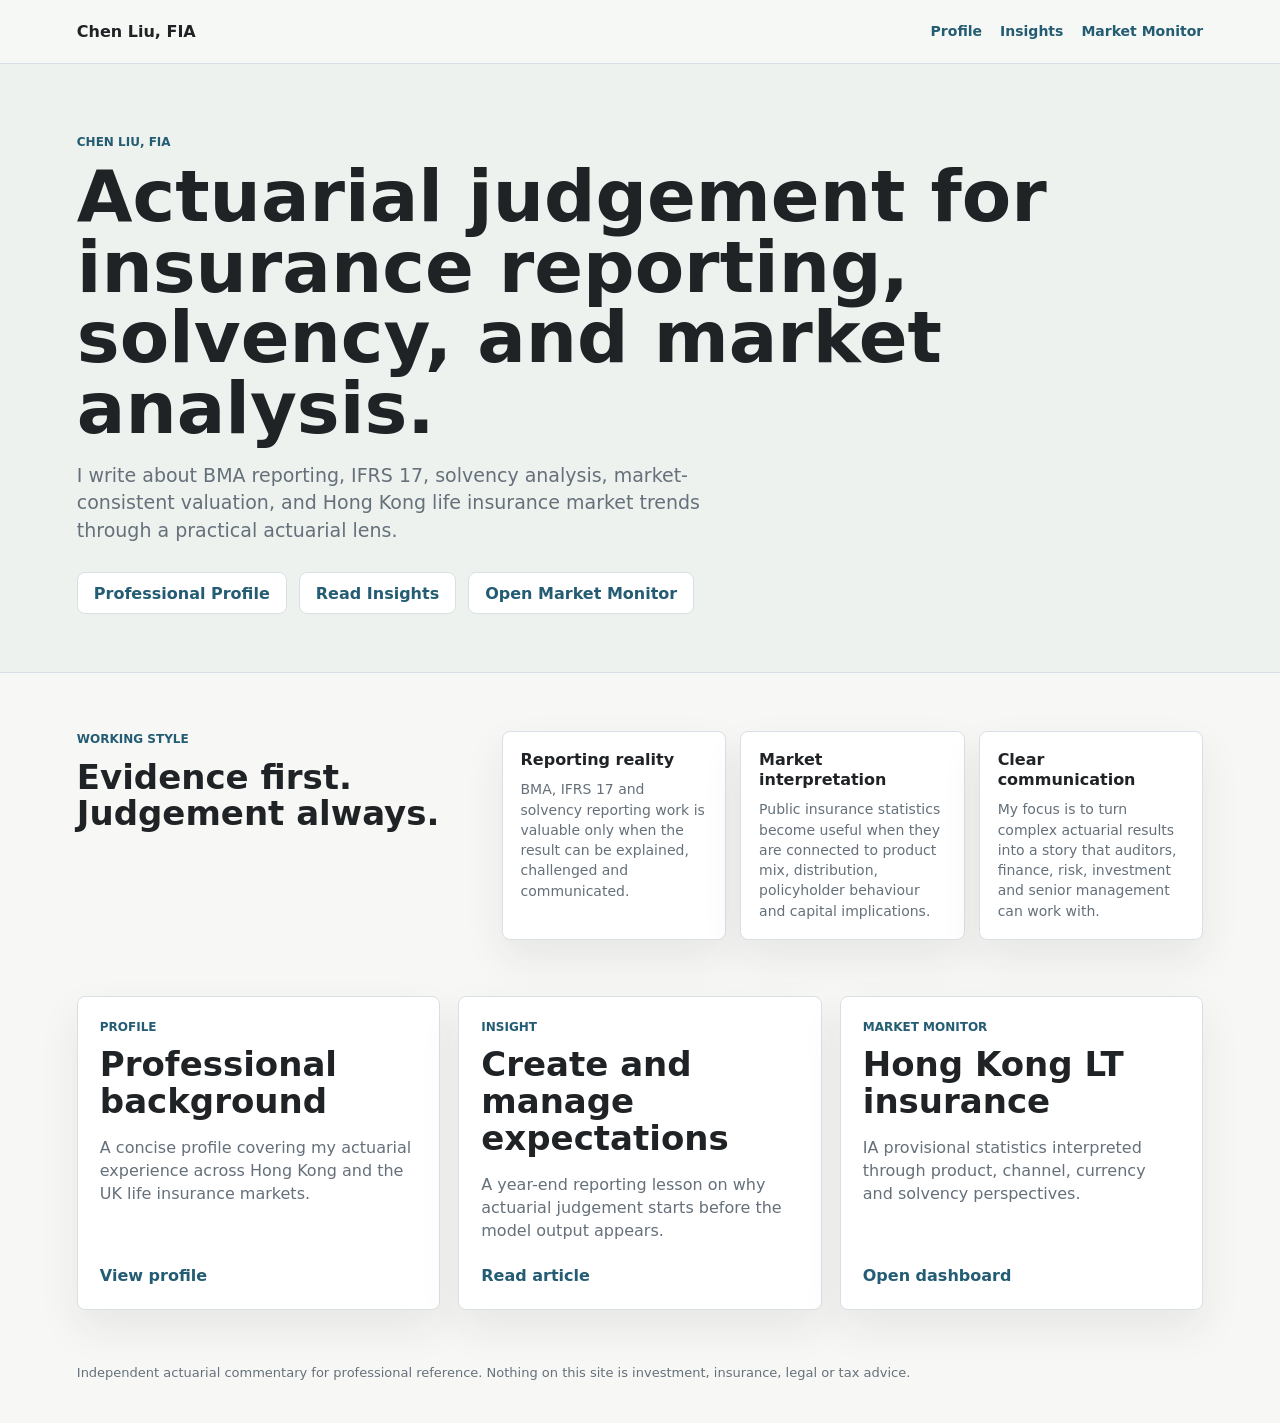
<file: index.html>
<!doctype html>
<html lang="en">
  <head>
    <meta charset="utf-8" />
    <meta name="viewport" content="width=device-width, initial-scale=1" />
    <title>Chen Liu, FIA | Actuarial Insights</title>
    <link rel="stylesheet" href="styles.css" />
  </head>
  <body class="home-page">
    <nav class="top-nav" aria-label="Site navigation">
      <a class="brand" href="index.html">Chen Liu, FIA</a>
      <div>
        <a href="resume.html">Profile</a>
        <a href="insights.html">Insights</a>
        <a href="market-monitor.html">Market Monitor</a>
      </div>
    </nav>

    <header class="home-hero">
      <div>
        <p class="eyebrow">Chen Liu, FIA</p>
        <h1>Actuarial judgement for insurance reporting, solvency, and market analysis.</h1>
        <p class="lede">
          I write about BMA reporting, IFRS 17, solvency analysis, market-consistent valuation,
          and Hong Kong life insurance market trends through a practical actuarial lens.
        </p>
        <div class="resume-actions">
          <a href="resume.html">Professional Profile</a>
          <a href="insights.html">Read Insights</a>
          <a href="market-monitor.html">Open Market Monitor</a>
        </div>
      </div>
    </header>

    <main>
      <section class="takeaway-band" aria-labelledby="home-take-title">
        <div>
          <p class="eyebrow">Working Style</p>
          <h2 id="home-take-title">Evidence first. Judgement always.</h2>
        </div>
        <div class="takeaway-grid">
          <article>
            <h3>Reporting reality</h3>
            <p>
              BMA, IFRS 17 and solvency reporting work is valuable only when the result can be
              explained, challenged and communicated.
            </p>
          </article>
          <article>
            <h3>Market interpretation</h3>
            <p>
              Public insurance statistics become useful when they are connected to product mix,
              distribution, policyholder behaviour and capital implications.
            </p>
          </article>
          <article>
            <h3>Clear communication</h3>
            <p>
              My focus is to turn complex actuarial results into a story that auditors, finance,
              risk, investment and senior management can work with.
            </p>
          </article>
        </div>
      </section>

      <section class="section-grid three-col">
        <article class="feature-card">
          <p class="eyebrow">Profile</p>
          <h2>Professional background</h2>
          <p>
            A concise profile covering my actuarial experience across Hong Kong and the UK life
            insurance markets.
          </p>
          <a href="resume.html">View profile</a>
        </article>
        <article class="feature-card">
          <p class="eyebrow">Insight</p>
          <h2>Create and manage expectations</h2>
          <p>
            A year-end reporting lesson on why actuarial judgement starts before the model output
            appears.
          </p>
          <a href="articles/create-and-manage-expectations.html">Read article</a>
        </article>
        <article class="feature-card">
          <p class="eyebrow">Market Monitor</p>
          <h2>Hong Kong LT insurance</h2>
          <p>
            IA provisional statistics interpreted through product, channel, currency and solvency
            perspectives.
          </p>
          <a href="market-monitor.html">Open dashboard</a>
        </article>
      </section>
    </main>

    <footer>
      <p>
        Independent actuarial commentary for professional reference. Nothing on this site is
        investment, insurance, legal or tax advice.
      </p>
    </footer>
  </body>
</html>
</file>
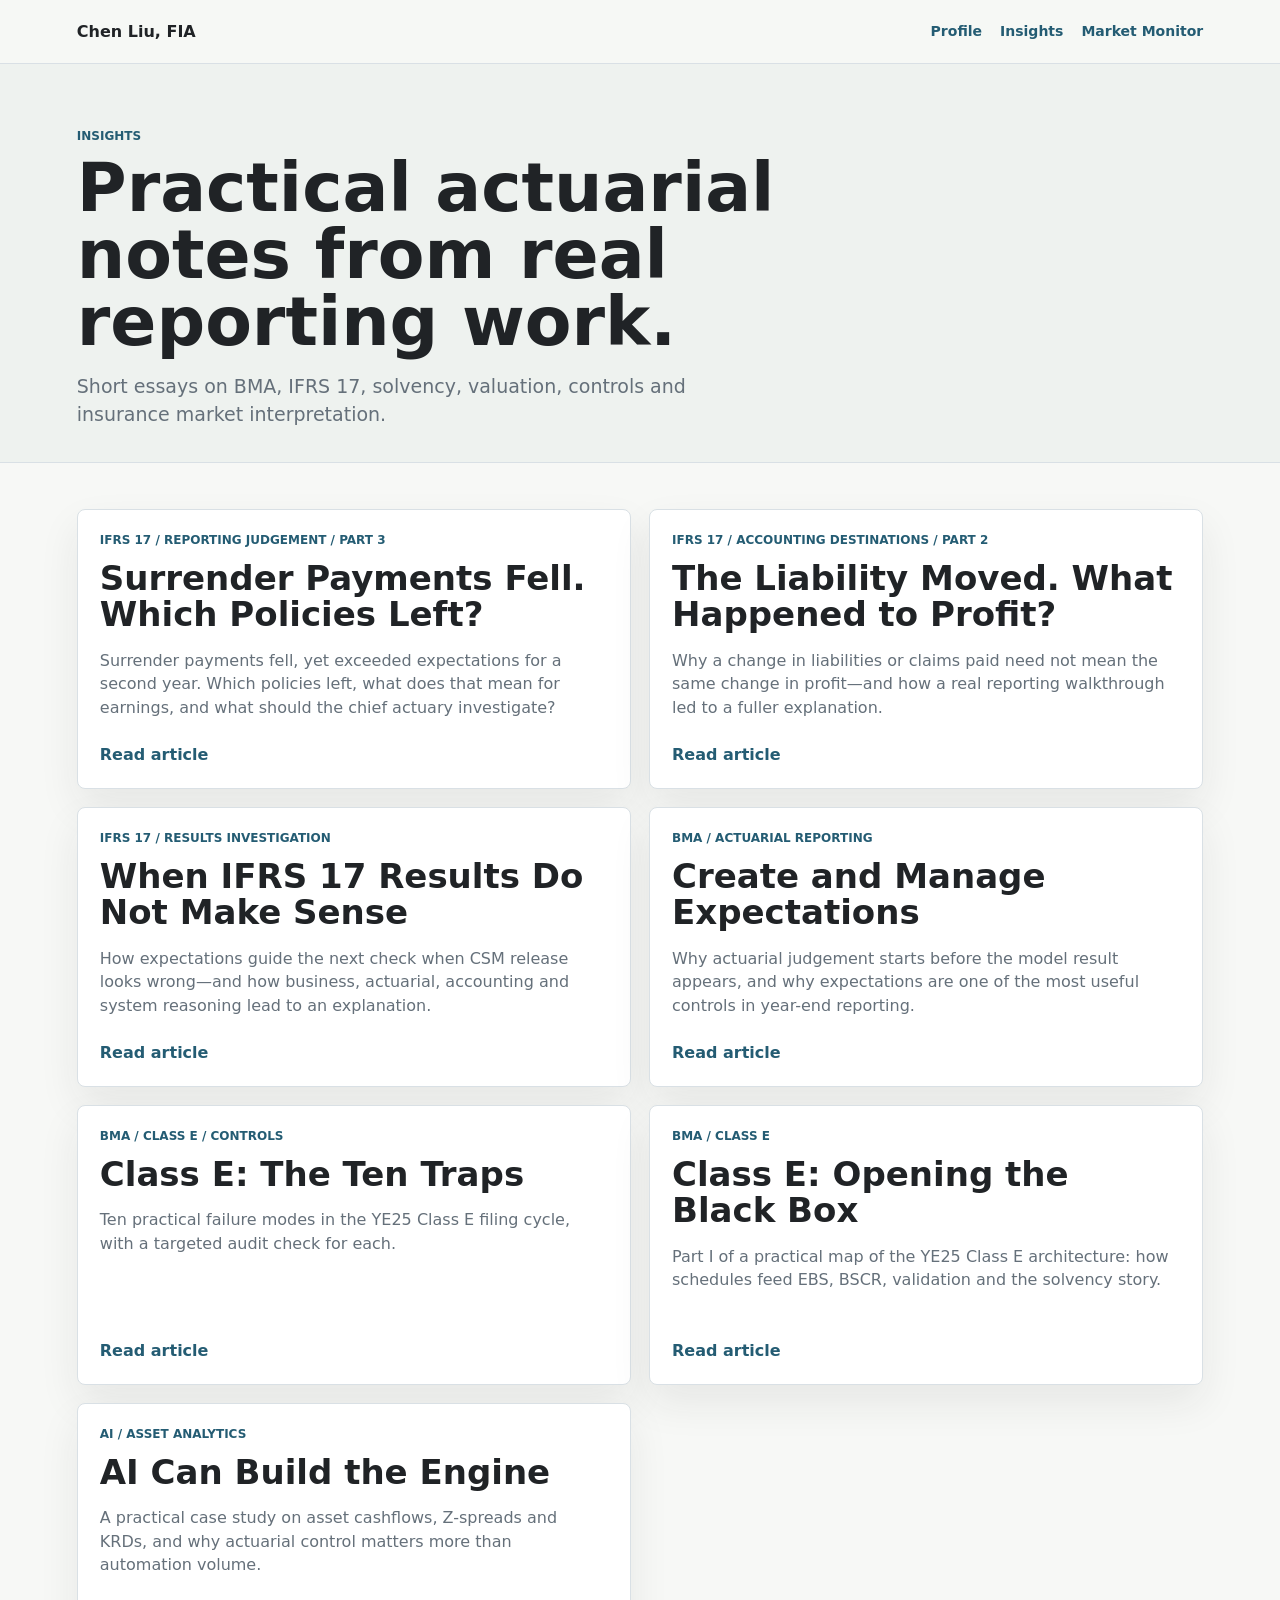
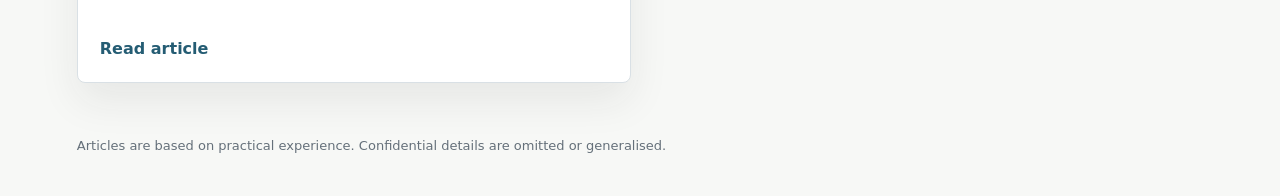
<file: insights.html>
<!doctype html>
<html lang="en">
  <head>
    <meta charset="utf-8" />
    <meta name="viewport" content="width=device-width, initial-scale=1" />
    <title>Insights | Chen Liu, FIA</title>
    <link rel="stylesheet" href="styles.css" />
  </head>
  <body>
    <nav class="top-nav" aria-label="Site navigation">
      <a class="brand" href="index.html">Chen Liu, FIA</a>
      <div>
        <a href="resume.html">Profile</a>
        <a href="insights.html">Insights</a>
        <a href="market-monitor.html">Market Monitor</a>
      </div>
    </nav>

    <header class="site-header compact-header">
      <div>
        <p class="eyebrow">Insights</p>
        <h1>Practical actuarial notes from real reporting work.</h1>
        <p class="lede">
          Short essays on BMA, IFRS 17, solvency, valuation, controls and insurance market
          interpretation.
        </p>
      </div>
    </header>

    <main>
      <section class="section-grid two-col">
        <article class="feature-card">
          <p class="eyebrow">IFRS 17 / Reporting Judgement / Part 3</p>
          <h2>Surrender Payments Fell. Which Policies Left?</h2>
          <p>Surrender payments fell, yet exceeded expectations for a second year. Which policies left, what does that mean for earnings, and what should the chief actuary investigate?</p>
          <a href="articles/surrender-payments-fell-which-policies-left.html">Read article</a>
        </article>

        <article class="feature-card">
          <p class="eyebrow">IFRS 17 / Accounting Destinations / Part 2</p>
          <h2>The Liability Moved. What Happened to Profit?</h2>
          <p>Why a change in liabilities or claims paid need not mean the same change in profit—and how a real reporting walkthrough led to a fuller explanation.</p>
          <a href="articles/the-liability-moved-what-happened-to-profit.html">Read article</a>
        </article>

        <article class="feature-card">
          <p class="eyebrow">IFRS 17 / Results Investigation</p>
          <h2>When IFRS 17 Results Do Not Make Sense</h2>
          <p>How expectations guide the next check when CSM release looks wrong—and how business, actuarial, accounting and system reasoning lead to an explanation.</p>
          <a href="articles/when-ifrs17-results-do-not-make-sense.html">Read article</a>
        </article>


        <article class="feature-card">
          <p class="eyebrow">BMA / Actuarial Reporting</p>
          <h2>Create and Manage Expectations</h2>
          <p>
            Why actuarial judgement starts before the model result appears, and why expectations
            are one of the most useful controls in year-end reporting.
          </p>
          <a href="articles/create-and-manage-expectations.html">Read article</a>
        </article>



        <article class="feature-card">
          <p class="eyebrow">BMA / Class E / Controls</p>
          <h2>Class E: The Ten Traps</h2>
          <p>
            Ten practical failure modes in the YE25 Class E filing cycle, with a targeted audit
            check for each.
          </p>
          <a href="articles/class-e-opening-the-black-box-part-ii-ten-traps.html">Read article</a>
        </article>

        <article class="feature-card">
          <p class="eyebrow">BMA / Class E</p>
          <h2>Class E: Opening the Black Box</h2>
          <p>
            Part I of a practical map of the YE25 Class E architecture: how schedules feed EBS,
            BSCR, validation and the solvency story.
          </p>
          <a href="articles/class-e-opening-the-black-box-part-i.html">Read article</a>
        </article>

        <article class="feature-card">
          <p class="eyebrow">AI / Asset Analytics</p>
          <h2>AI Can Build the Engine</h2>
          <p>
            A practical case study on asset cashflows, Z-spreads and KRDs, and why actuarial
            control matters more than automation volume.
          </p>
          <a href="articles/ai-assisted-asset-krd-workflow.html">Read article</a>
        </article>
      </section>
    </main>

    <footer>
      <p>Articles are based on practical experience. Confidential details are omitted or generalised.</p>
    </footer>
  </body>
</html>
</file>
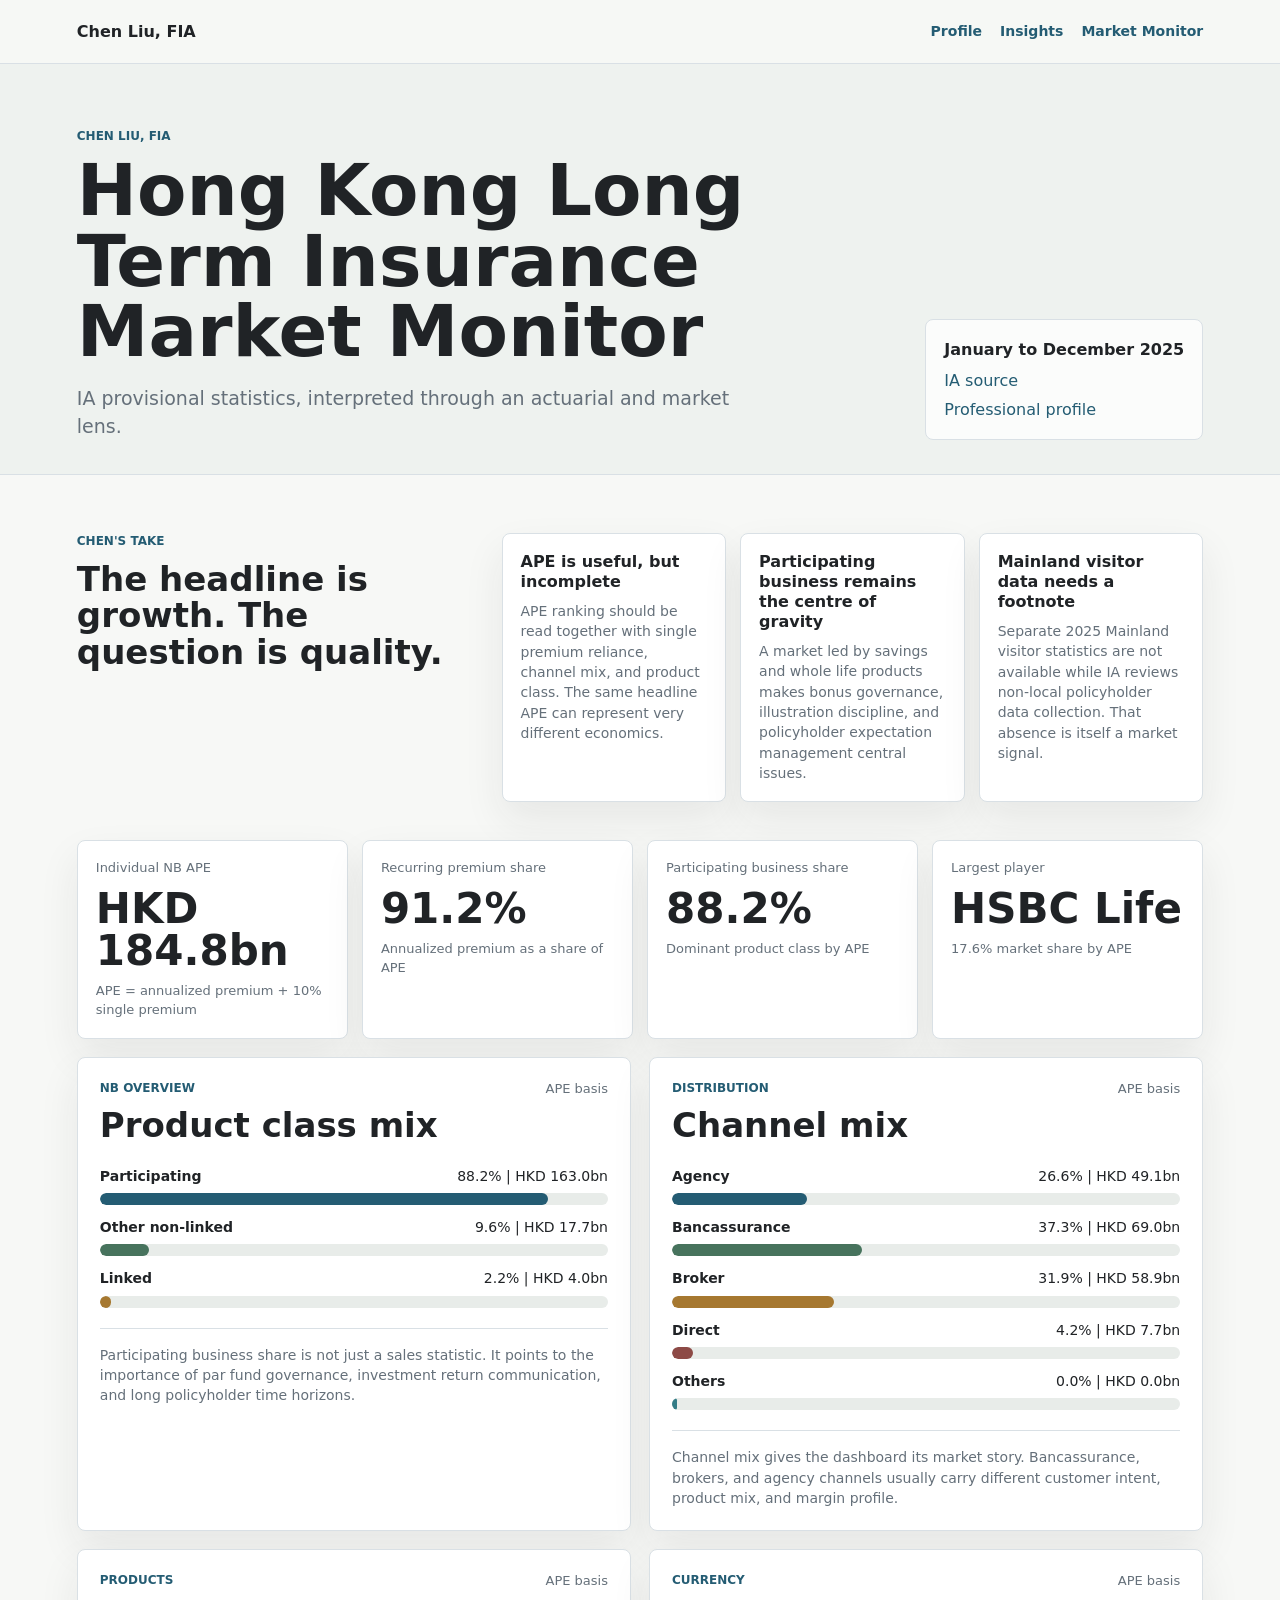
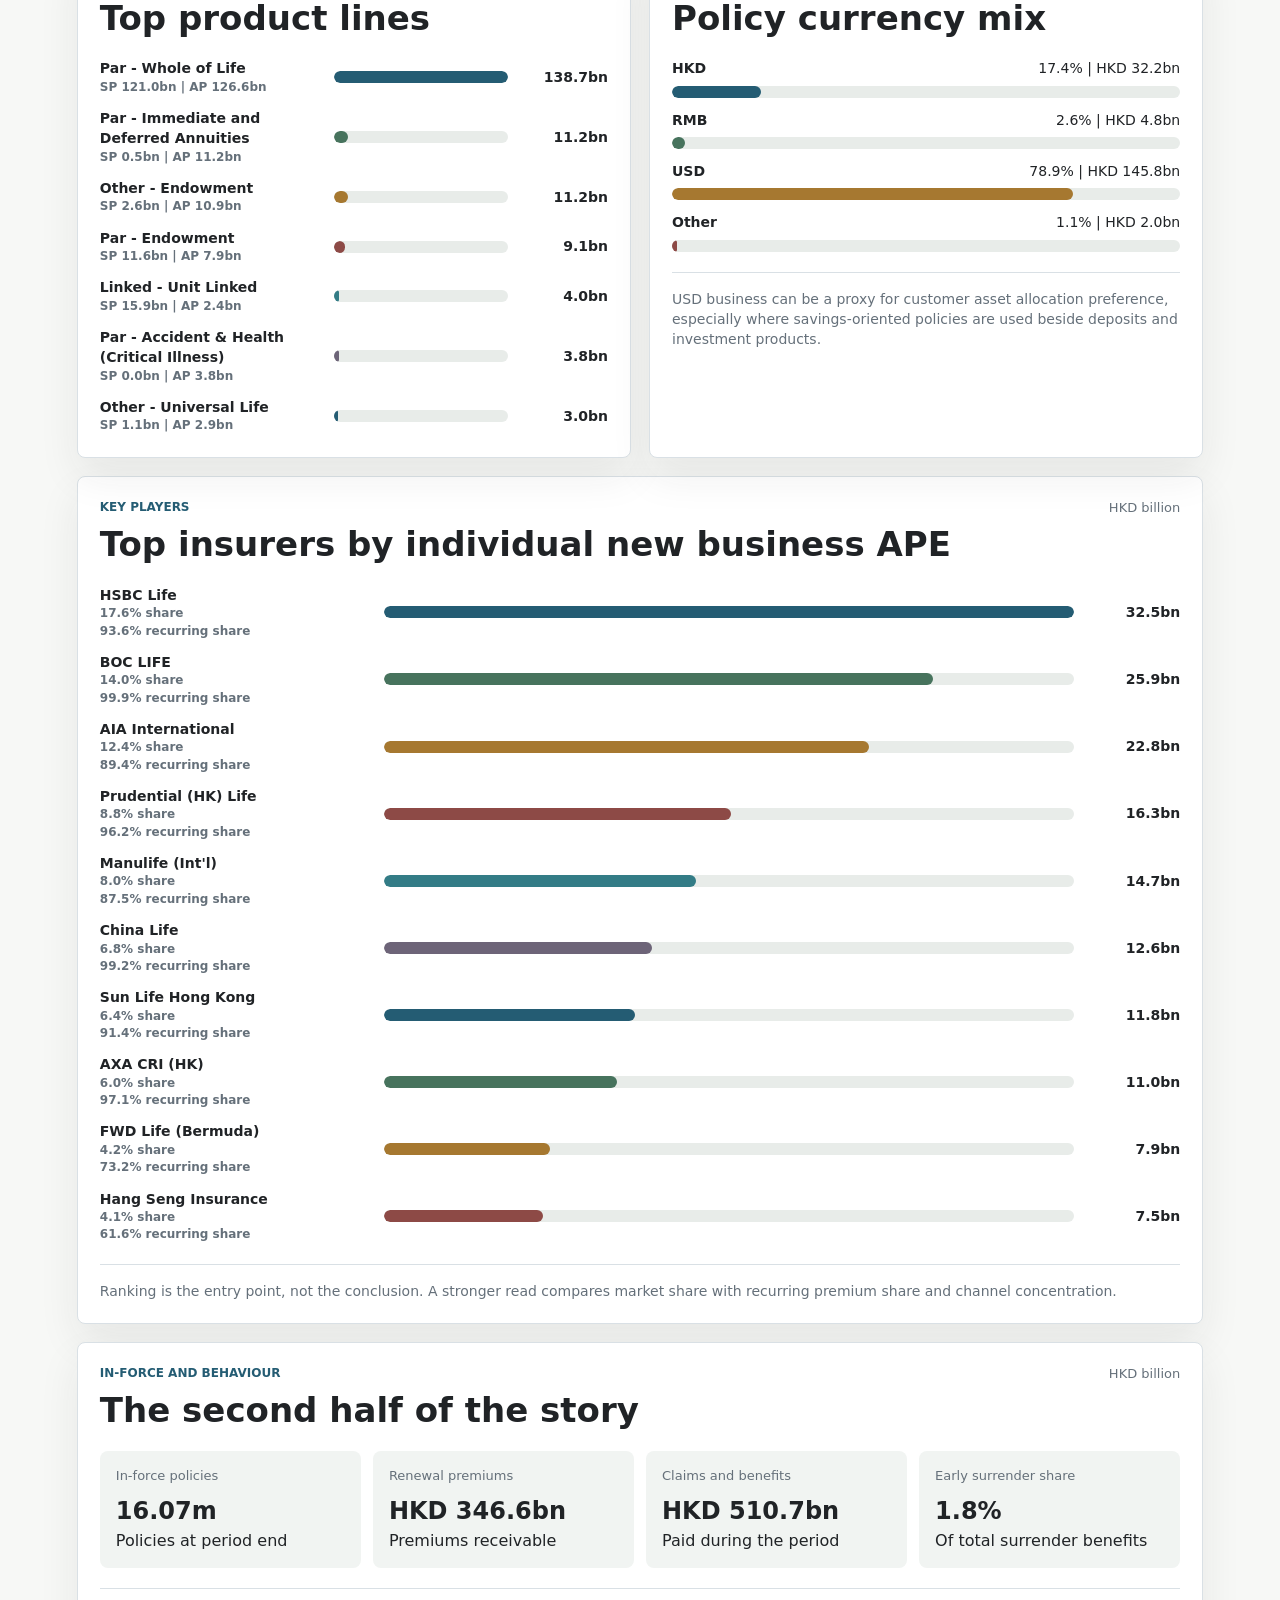
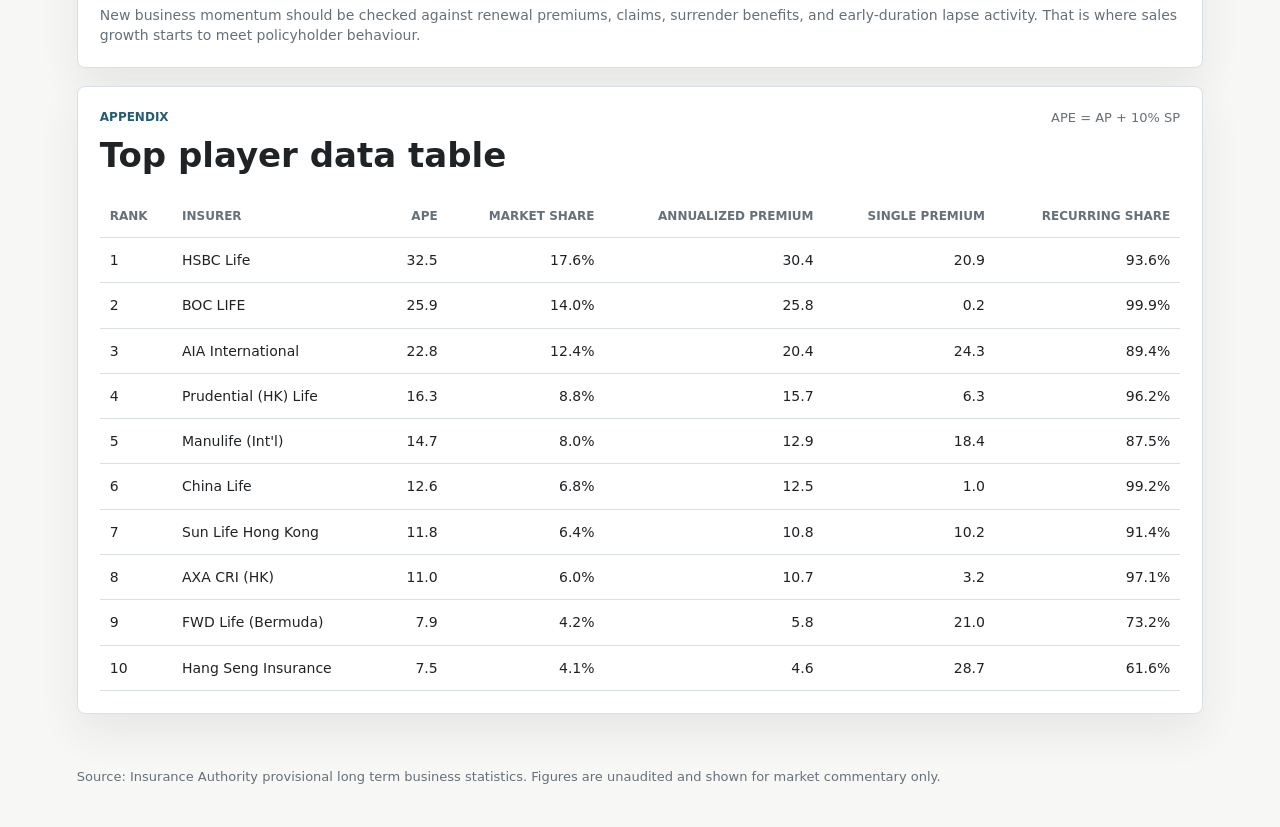
<file: market-monitor.html>
<!doctype html>
<html lang="en">
  <head>
    <meta charset="utf-8" />
    <meta name="viewport" content="width=device-width, initial-scale=1" />
    <title>Hong Kong Long Term Insurance Market Monitor</title>
    <link rel="stylesheet" href="styles.css" />
  </head>
  <body>
    <nav class="top-nav" aria-label="Site navigation">
      <a class="brand" href="index.html">Chen Liu, FIA</a>
      <div>
        <a href="resume.html">Profile</a>
        <a href="insights.html">Insights</a>
        <a href="market-monitor.html">Market Monitor</a>
      </div>
    </nav>

    <header class="site-header">
      <div>
        <p class="eyebrow">Chen Liu, FIA</p>
        <h1>Hong Kong Long Term Insurance Market Monitor</h1>
        <p class="lede">
          IA provisional statistics, interpreted through an actuarial and market lens.
        </p>
      </div>
      <div class="source-panel">
        <span id="periodLabel">Loading...</span>
        <a id="sourceLink" href="#" target="_blank" rel="noreferrer">IA source</a>
        <a href="resume.html">Professional profile</a>
      </div>
    </header>

    <main>
      <section class="takeaway-band" aria-labelledby="takeaway-title">
        <div>
          <p class="eyebrow">Chen's Take</p>
          <h2 id="takeaway-title">The headline is growth. The question is quality.</h2>
        </div>
        <div class="takeaway-grid">
          <article>
            <h3>APE is useful, but incomplete</h3>
            <p>
              APE ranking should be read together with single premium reliance, channel mix,
              and product class. The same headline APE can represent very different economics.
            </p>
          </article>
          <article>
            <h3>Participating business remains the centre of gravity</h3>
            <p>
              A market led by savings and whole life products makes bonus governance,
              illustration discipline, and policyholder expectation management central issues.
            </p>
          </article>
          <article>
            <h3>Mainland visitor data needs a footnote</h3>
            <p>
              Separate 2025 Mainland visitor statistics are not available while IA reviews
              non-local policyholder data collection. That absence is itself a market signal.
            </p>
          </article>
        </div>
      </section>

      <section class="kpi-grid" id="kpiGrid" aria-label="Market key metrics"></section>

      <section class="section-grid two-col">
        <article class="panel">
          <div class="panel-head">
            <div>
              <p class="eyebrow">NB Overview</p>
              <h2>Product class mix</h2>
            </div>
            <p>APE basis</p>
          </div>
          <div id="productClassMix" class="stack-list"></div>
          <aside class="note">
            Participating business share is not just a sales statistic. It points to the
            importance of par fund governance, investment return communication, and long
            policyholder time horizons.
          </aside>
        </article>

        <article class="panel">
          <div class="panel-head">
            <div>
              <p class="eyebrow">Distribution</p>
              <h2>Channel mix</h2>
            </div>
            <p>APE basis</p>
          </div>
          <div id="channelMix" class="stack-list"></div>
          <aside class="note">
            Channel mix gives the dashboard its market story. Bancassurance, brokers, and
            agency channels usually carry different customer intent, product mix, and margin
            profile.
          </aside>
        </article>
      </section>

      <section class="section-grid two-col">
        <article class="panel">
          <div class="panel-head">
            <div>
              <p class="eyebrow">Products</p>
              <h2>Top product lines</h2>
            </div>
            <p>APE basis</p>
          </div>
          <div id="productBars" class="bar-list"></div>
        </article>

        <article class="panel">
          <div class="panel-head">
            <div>
              <p class="eyebrow">Currency</p>
              <h2>Policy currency mix</h2>
            </div>
            <p>APE basis</p>
          </div>
          <div id="currencyMix" class="stack-list"></div>
          <aside class="note">
            USD business can be a proxy for customer asset allocation preference, especially
            where savings-oriented policies are used beside deposits and investment products.
          </aside>
        </article>
      </section>

      <section class="panel full">
        <div class="panel-head">
          <div>
            <p class="eyebrow">Key Players</p>
            <h2>Top insurers by individual new business APE</h2>
          </div>
          <p>HKD billion</p>
        </div>
        <div id="insurerBars" class="bar-list wide"></div>
        <aside class="note">
          Ranking is the entry point, not the conclusion. A stronger read compares market
          share with recurring premium share and channel concentration.
        </aside>
      </section>

      <section class="panel full">
        <div class="panel-head">
          <div>
            <p class="eyebrow">In-force And Behaviour</p>
            <h2>The second half of the story</h2>
          </div>
          <p>HKD billion</p>
        </div>
        <div id="behaviourGrid" class="mini-grid"></div>
        <aside class="note">
          New business momentum should be checked against renewal premiums, claims,
          surrender benefits, and early-duration lapse activity. That is where sales growth
          starts to meet policyholder behaviour.
        </aside>
      </section>

      <section class="panel full">
        <div class="panel-head">
          <div>
            <p class="eyebrow">Appendix</p>
            <h2>Top player data table</h2>
          </div>
          <p>APE = AP + 10% SP</p>
        </div>
        <div class="table-wrap">
          <table>
            <thead>
              <tr>
                <th>Rank</th>
                <th>Insurer</th>
                <th>APE</th>
                <th>Market share</th>
                <th>Annualized premium</th>
                <th>Single premium</th>
                <th>Recurring share</th>
              </tr>
            </thead>
            <tbody id="appendixRows"></tbody>
          </table>
        </div>
      </section>
    </main>

    <footer>
      <p>
        Source: Insurance Authority provisional long term business statistics.
        Figures are unaudited and shown for market commentary only.
      </p>
    </footer>

    <script src="data/market-data.js"></script>
    <script src="app.js"></script>
  </body>
</html>
</file>
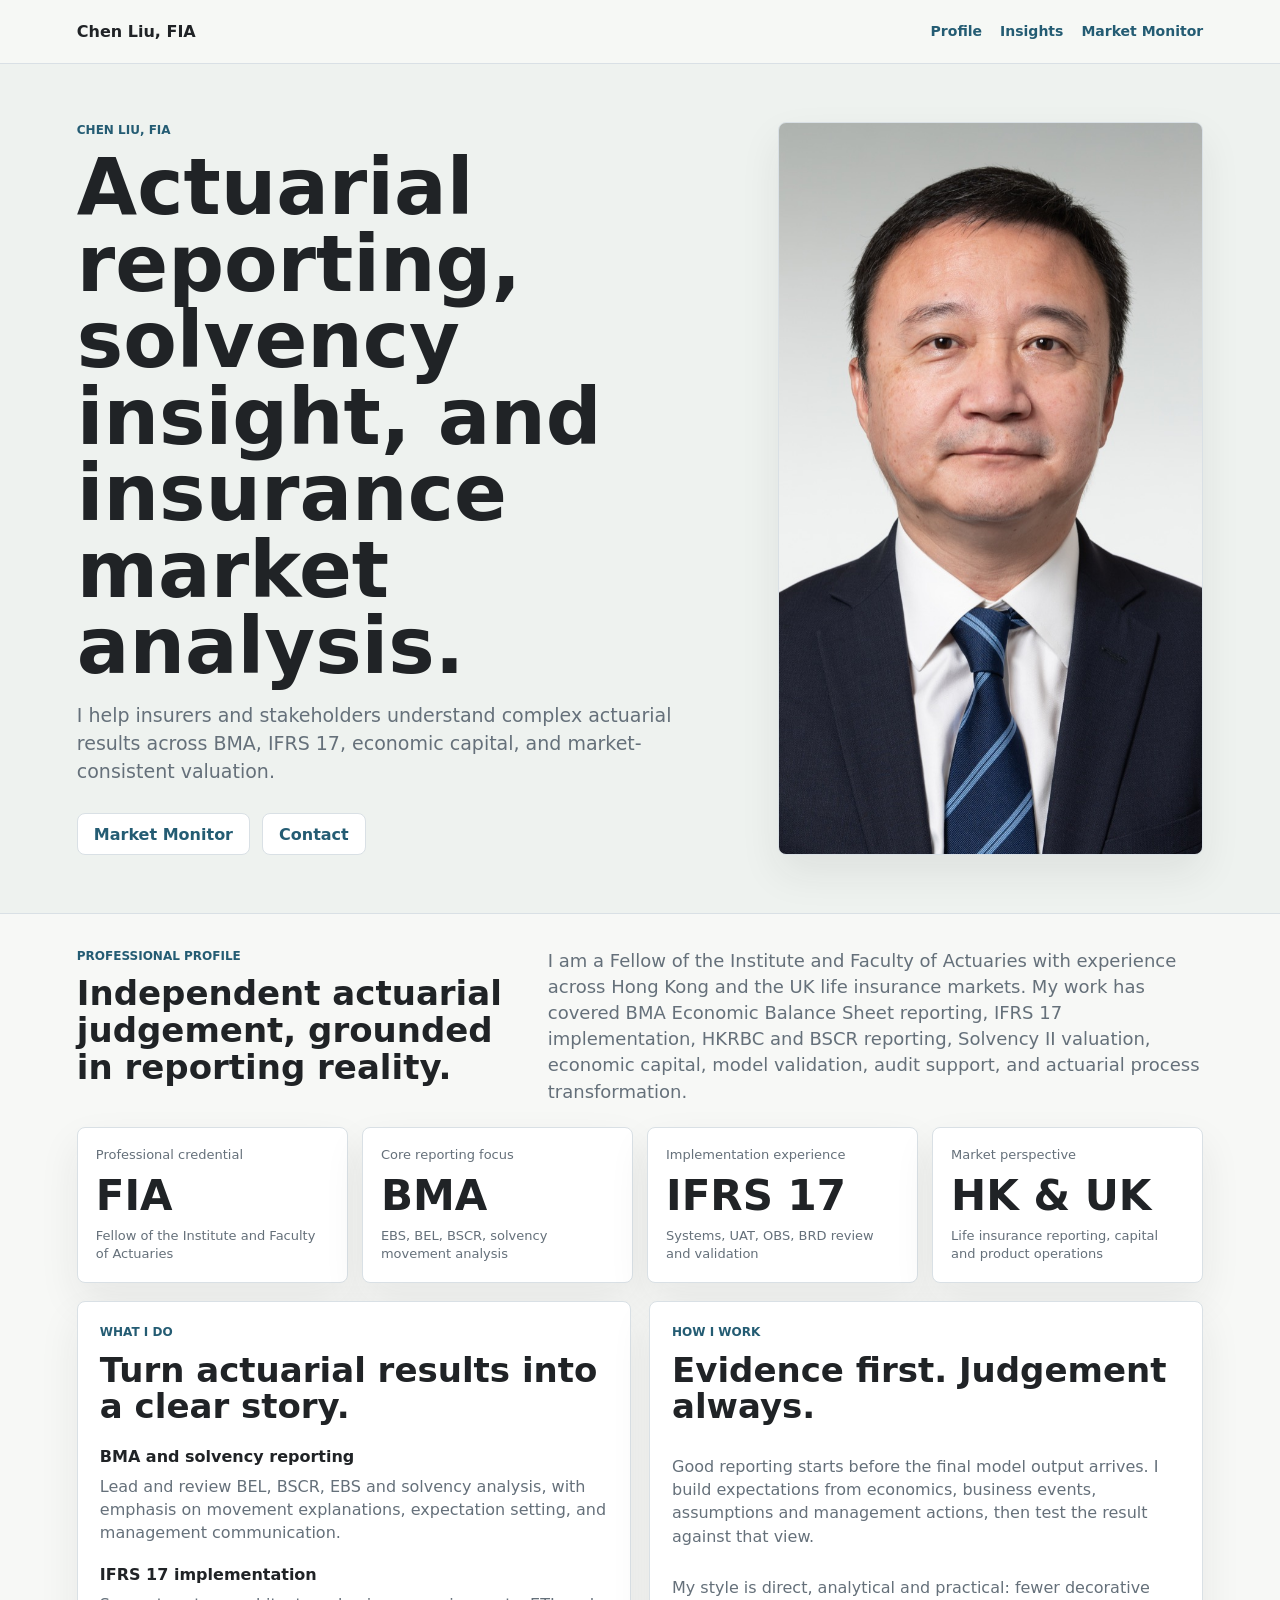
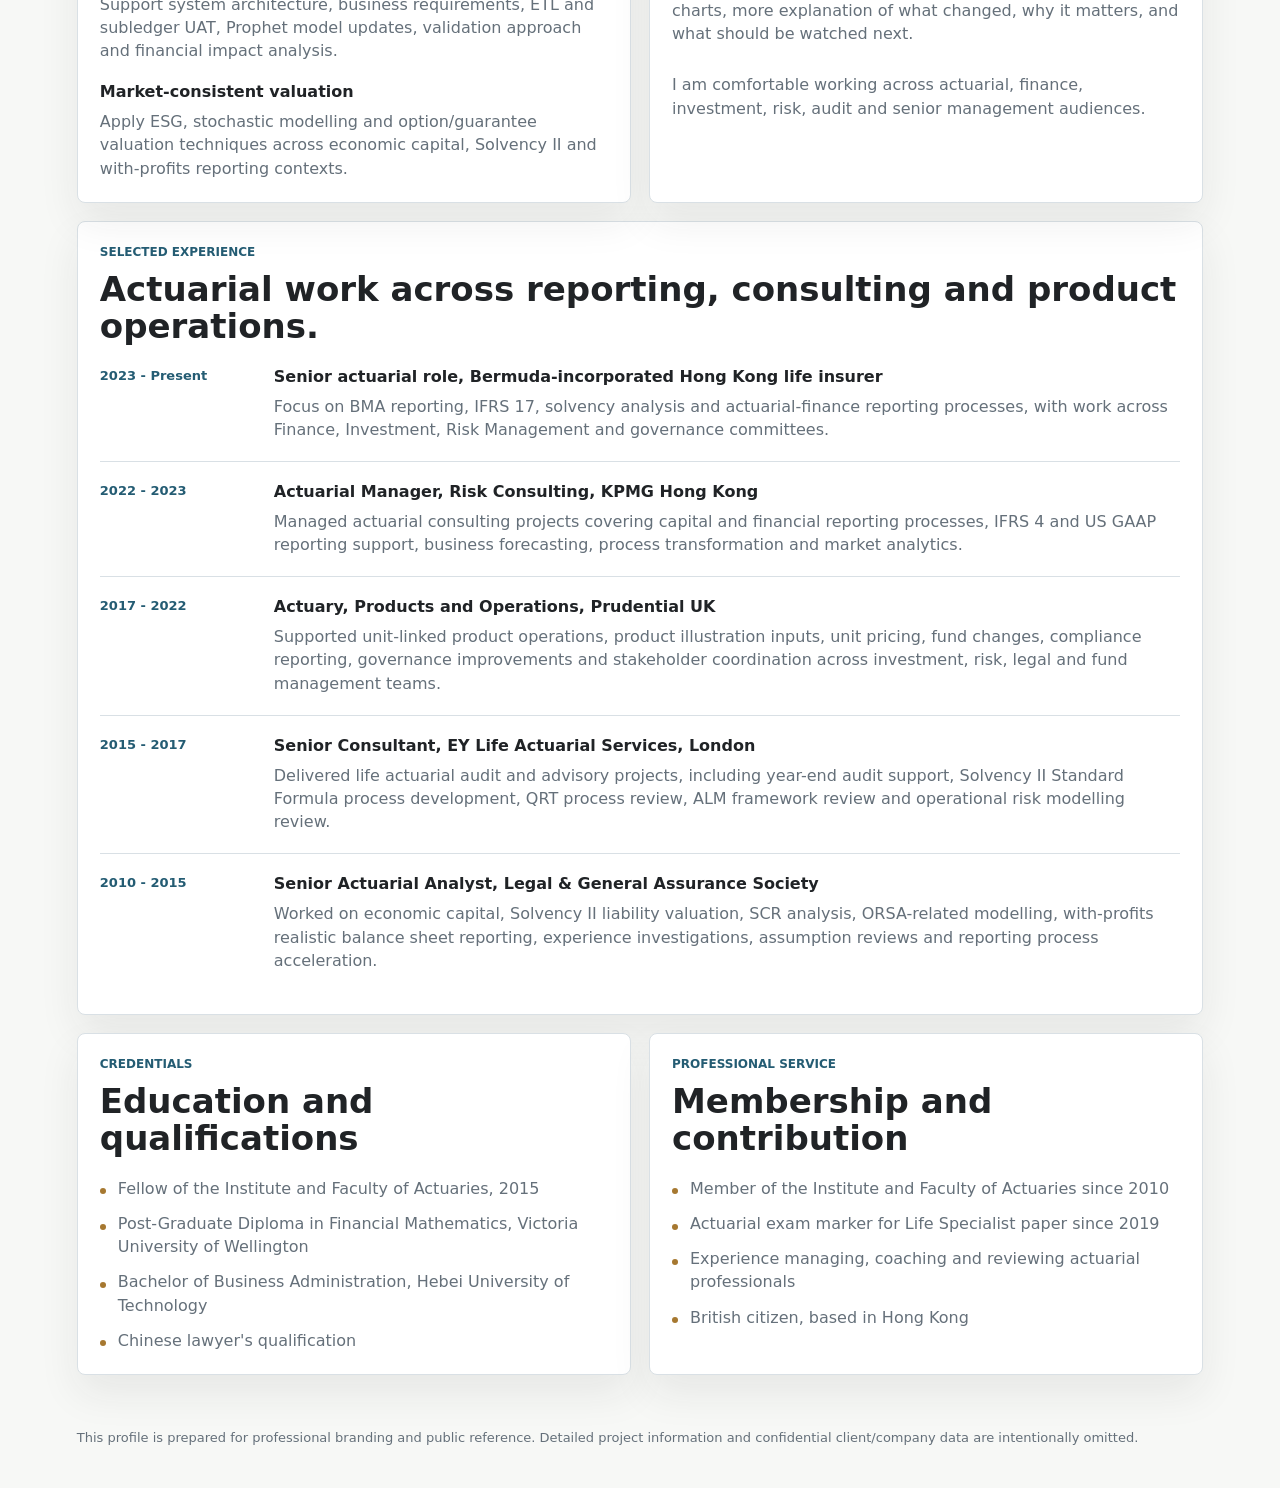
<file: resume.html>
<!doctype html>
<html lang="en">
  <head>
    <meta charset="utf-8" />
    <meta name="viewport" content="width=device-width, initial-scale=1" />
    <title>Chen Liu, FIA | Actuarial Profile</title>
    <link rel="stylesheet" href="styles.css" />
  </head>
  <body class="resume-page">
    <nav class="top-nav" aria-label="Site navigation">
      <a class="brand" href="index.html">Chen Liu, FIA</a>
      <div>
        <a href="resume.html">Profile</a>
        <a href="insights.html">Insights</a>
        <a href="market-monitor.html">Market Monitor</a>
      </div>
    </nav>

    <header class="resume-hero">
      <div class="resume-hero-copy">
        <p class="eyebrow">Chen Liu, FIA</p>
        <h1>Actuarial reporting, solvency insight, and insurance market analysis.</h1>
        <p class="lede">
          I help insurers and stakeholders understand complex actuarial results across BMA,
          IFRS 17, economic capital, and market-consistent valuation.
        </p>
        <div class="resume-actions" aria-label="Profile links">
          <a href="market-monitor.html">Market Monitor</a>
          <a href="mailto:liuchenbj@hotmail.com">Contact</a>
        </div>
      </div>
      <figure class="profile-photo-wrap">
        <img src="assets/chen-liu-profile.jpg" alt="Chen Liu portrait" />
      </figure>
    </header>

    <main class="resume-main">
      <section class="resume-intro">
        <div>
          <p class="eyebrow">Professional Profile</p>
          <h2>Independent actuarial judgement, grounded in reporting reality.</h2>
        </div>
        <p>
          I am a Fellow of the Institute and Faculty of Actuaries with experience across Hong
          Kong and the UK life insurance markets. My work has covered BMA Economic Balance Sheet
          reporting, IFRS 17 implementation, HKRBC and BSCR reporting, Solvency II valuation,
          economic capital, model validation, audit support, and actuarial process transformation.
        </p>
      </section>

      <section class="kpi-grid resume-kpis" aria-label="Profile highlights">
        <article class="kpi">
          <p class="label">Professional credential</p>
          <p class="value">FIA</p>
          <p class="hint">Fellow of the Institute and Faculty of Actuaries</p>
        </article>
        <article class="kpi">
          <p class="label">Core reporting focus</p>
          <p class="value">BMA</p>
          <p class="hint">EBS, BEL, BSCR, solvency movement analysis</p>
        </article>
        <article class="kpi">
          <p class="label">Implementation experience</p>
          <p class="value">IFRS 17</p>
          <p class="hint">Systems, UAT, OBS, BRD review and validation</p>
        </article>
        <article class="kpi">
          <p class="label">Market perspective</p>
          <p class="value">HK & UK</p>
          <p class="hint">Life insurance reporting, capital and product operations</p>
        </article>
      </section>

      <section class="section-grid two-col">
        <article class="panel">
          <p class="eyebrow">What I Do</p>
          <h2>Turn actuarial results into a clear story.</h2>
          <div class="capability-list">
            <div>
              <h3>BMA and solvency reporting</h3>
              <p>
                Lead and review BEL, BSCR, EBS and solvency analysis, with emphasis on movement
                explanations, expectation setting, and management communication.
              </p>
            </div>
            <div>
              <h3>IFRS 17 implementation</h3>
              <p>
                Support system architecture, business requirements, ETL and subledger UAT,
                Prophet model updates, validation approach and financial impact analysis.
              </p>
            </div>
            <div>
              <h3>Market-consistent valuation</h3>
              <p>
                Apply ESG, stochastic modelling and option/guarantee valuation techniques across
                economic capital, Solvency II and with-profits reporting contexts.
              </p>
            </div>
          </div>
        </article>

        <article class="panel">
          <p class="eyebrow">How I Work</p>
          <h2>Evidence first. Judgement always.</h2>
          <div class="principle-list">
            <p>
              Good reporting starts before the final model output arrives. I build expectations
              from economics, business events, assumptions and management actions, then test the
              result against that view.
            </p>
            <p>
              My style is direct, analytical and practical: fewer decorative charts, more
              explanation of what changed, why it matters, and what should be watched next.
            </p>
            <p>
              I am comfortable working across actuarial, finance, investment, risk, audit and
              senior management audiences.
            </p>
          </div>
        </article>
      </section>

      <section class="panel full timeline-panel">
        <div class="panel-head">
          <div>
            <p class="eyebrow">Selected Experience</p>
            <h2>Actuarial work across reporting, consulting and product operations.</h2>
          </div>
        </div>

        <div class="timeline">
          <article>
            <time>2023 - Present</time>
            <div>
              <h3>Senior actuarial role, Bermuda-incorporated Hong Kong life insurer</h3>
              <p>
                Focus on BMA reporting, IFRS 17, solvency analysis and actuarial-finance
                reporting processes, with work across Finance, Investment, Risk Management and
                governance committees.
              </p>
            </div>
          </article>
          <article>
            <time>2022 - 2023</time>
            <div>
              <h3>Actuarial Manager, Risk Consulting, KPMG Hong Kong</h3>
              <p>
                Managed actuarial consulting projects covering capital and financial reporting
                processes, IFRS 4 and US GAAP reporting support, business forecasting, process
                transformation and market analytics.
              </p>
            </div>
          </article>
          <article>
            <time>2017 - 2022</time>
            <div>
              <h3>Actuary, Products and Operations, Prudential UK</h3>
              <p>
                Supported unit-linked product operations, product illustration inputs, unit
                pricing, fund changes, compliance reporting, governance improvements and
                stakeholder coordination across investment, risk, legal and fund management teams.
              </p>
            </div>
          </article>
          <article>
            <time>2015 - 2017</time>
            <div>
              <h3>Senior Consultant, EY Life Actuarial Services, London</h3>
              <p>
                Delivered life actuarial audit and advisory projects, including year-end audit
                support, Solvency II Standard Formula process development, QRT process review,
                ALM framework review and operational risk modelling review.
              </p>
            </div>
          </article>
          <article>
            <time>2010 - 2015</time>
            <div>
              <h3>Senior Actuarial Analyst, Legal & General Assurance Society</h3>
              <p>
                Worked on economic capital, Solvency II liability valuation, SCR analysis,
                ORSA-related modelling, with-profits realistic balance sheet reporting, experience
                investigations, assumption reviews and reporting process acceleration.
              </p>
            </div>
          </article>
        </div>
      </section>

      <section class="section-grid two-col">
        <article class="panel">
          <p class="eyebrow">Credentials</p>
          <h2>Education and qualifications</h2>
          <ul class="clean-list">
            <li>Fellow of the Institute and Faculty of Actuaries, 2015</li>
            <li>Post-Graduate Diploma in Financial Mathematics, Victoria University of Wellington</li>
            <li>Bachelor of Business Administration, Hebei University of Technology</li>
            <li>Chinese lawyer's qualification</li>
          </ul>
        </article>

        <article class="panel">
          <p class="eyebrow">Professional Service</p>
          <h2>Membership and contribution</h2>
          <ul class="clean-list">
            <li>Member of the Institute and Faculty of Actuaries since 2010</li>
            <li>Actuarial exam marker for Life Specialist paper since 2019</li>
            <li>Experience managing, coaching and reviewing actuarial professionals</li>
            <li>British citizen, based in Hong Kong</li>
          </ul>
        </article>
      </section>
    </main>

    <footer>
      <p>
        This profile is prepared for professional branding and public reference. Detailed project
        information and confidential client/company data are intentionally omitted.
      </p>
    </footer>
  </body>
</html>
</file>
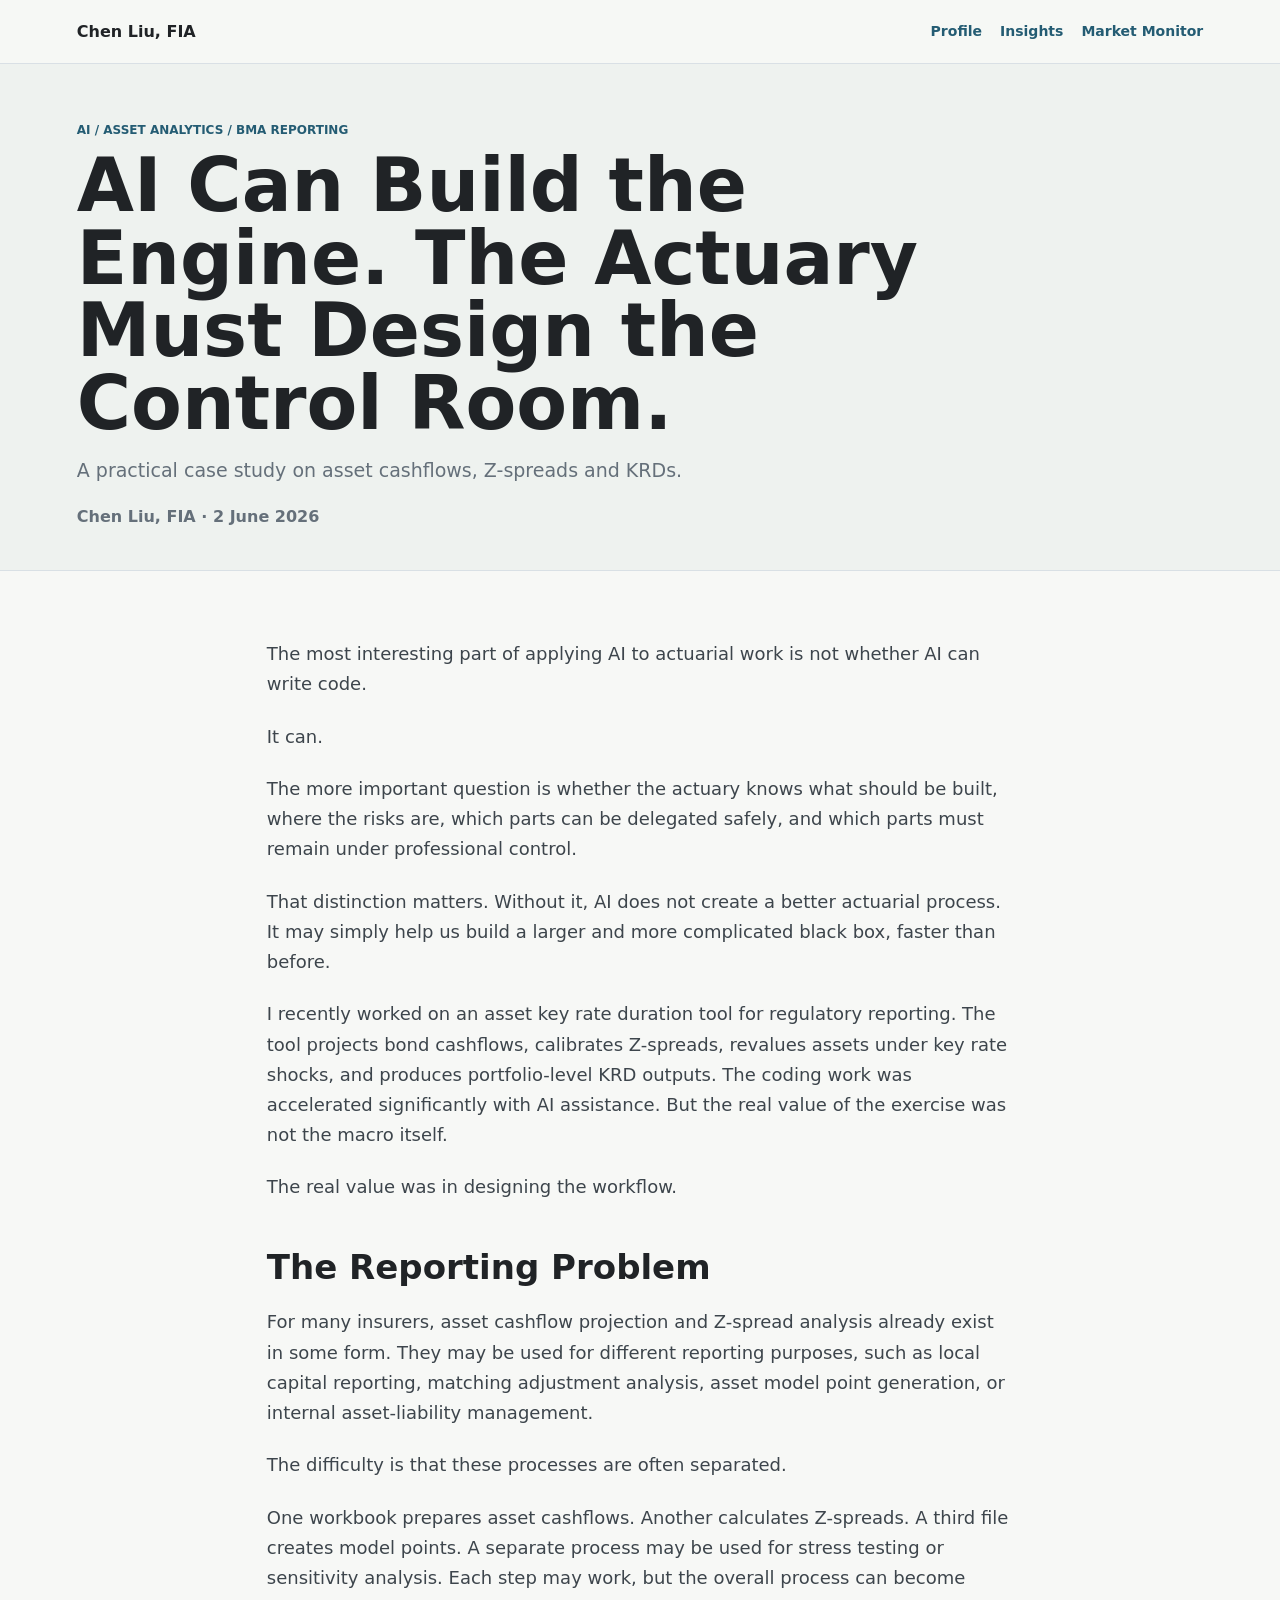
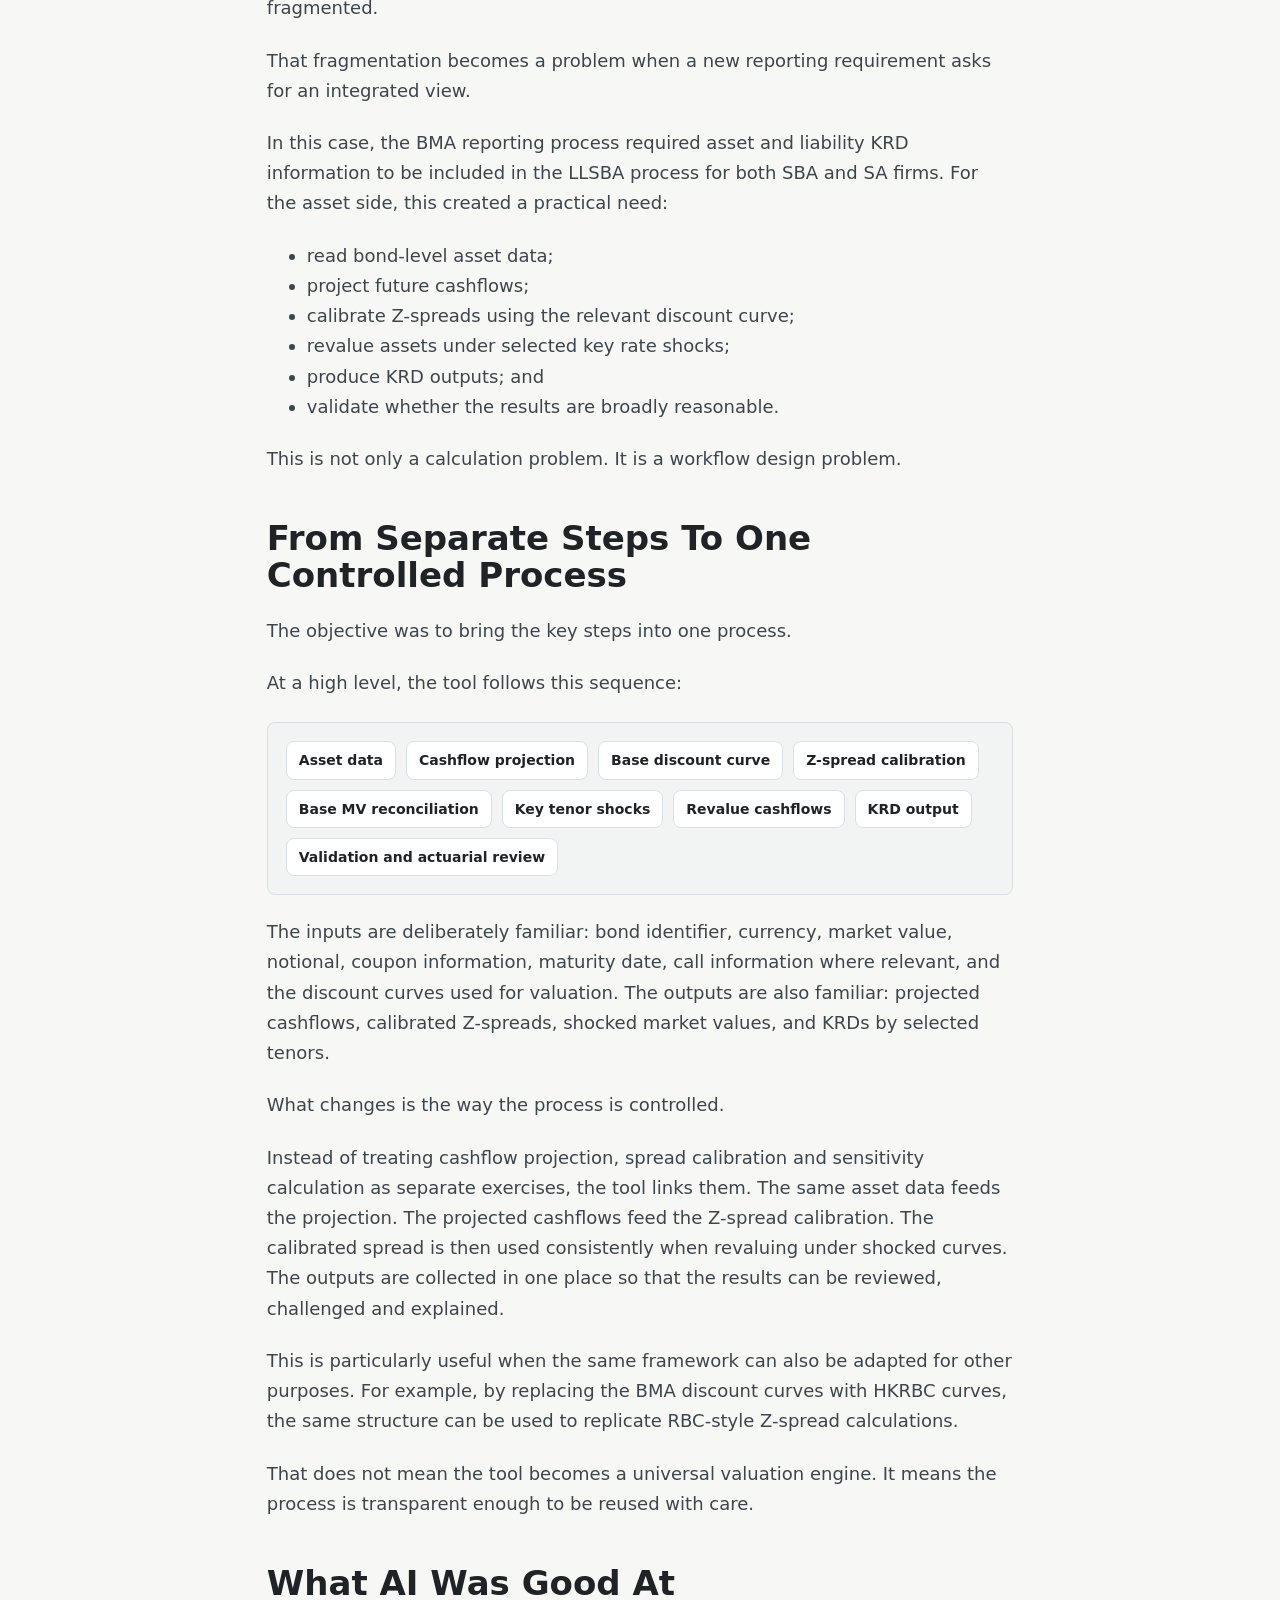
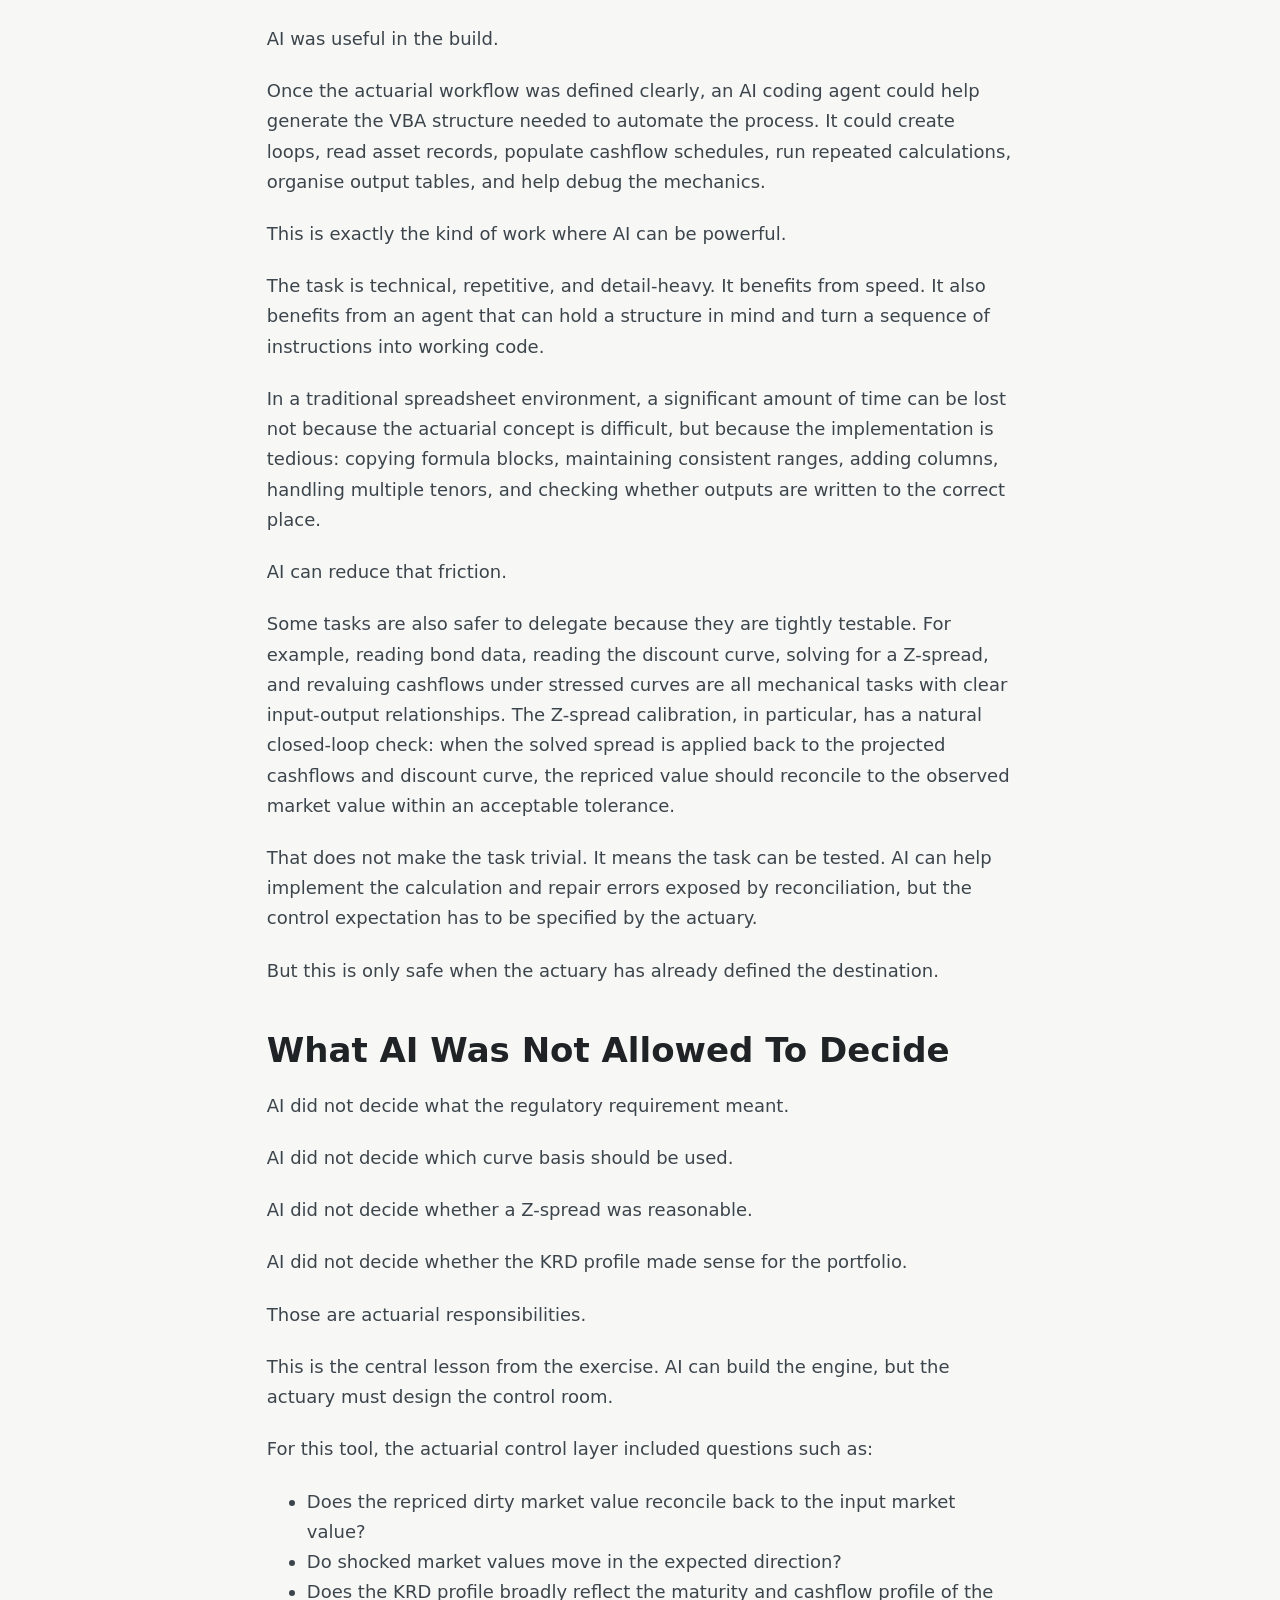
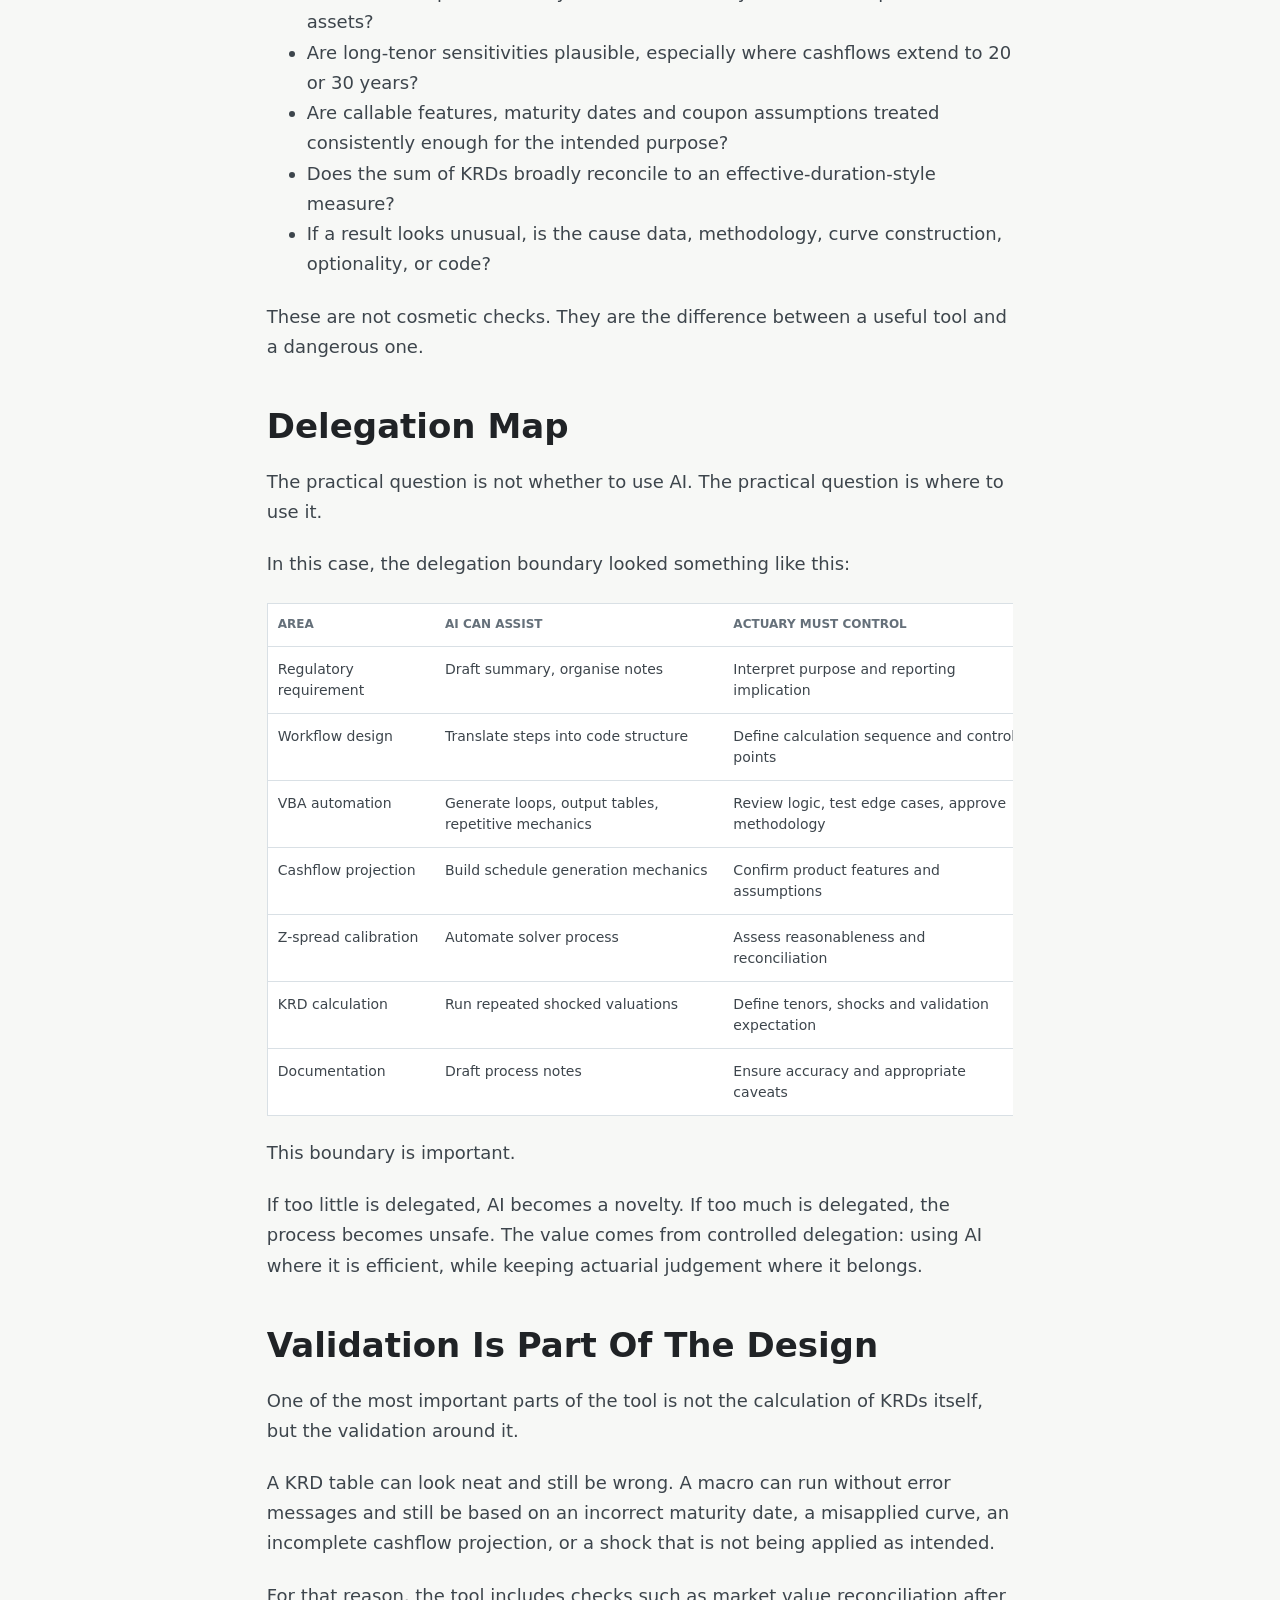
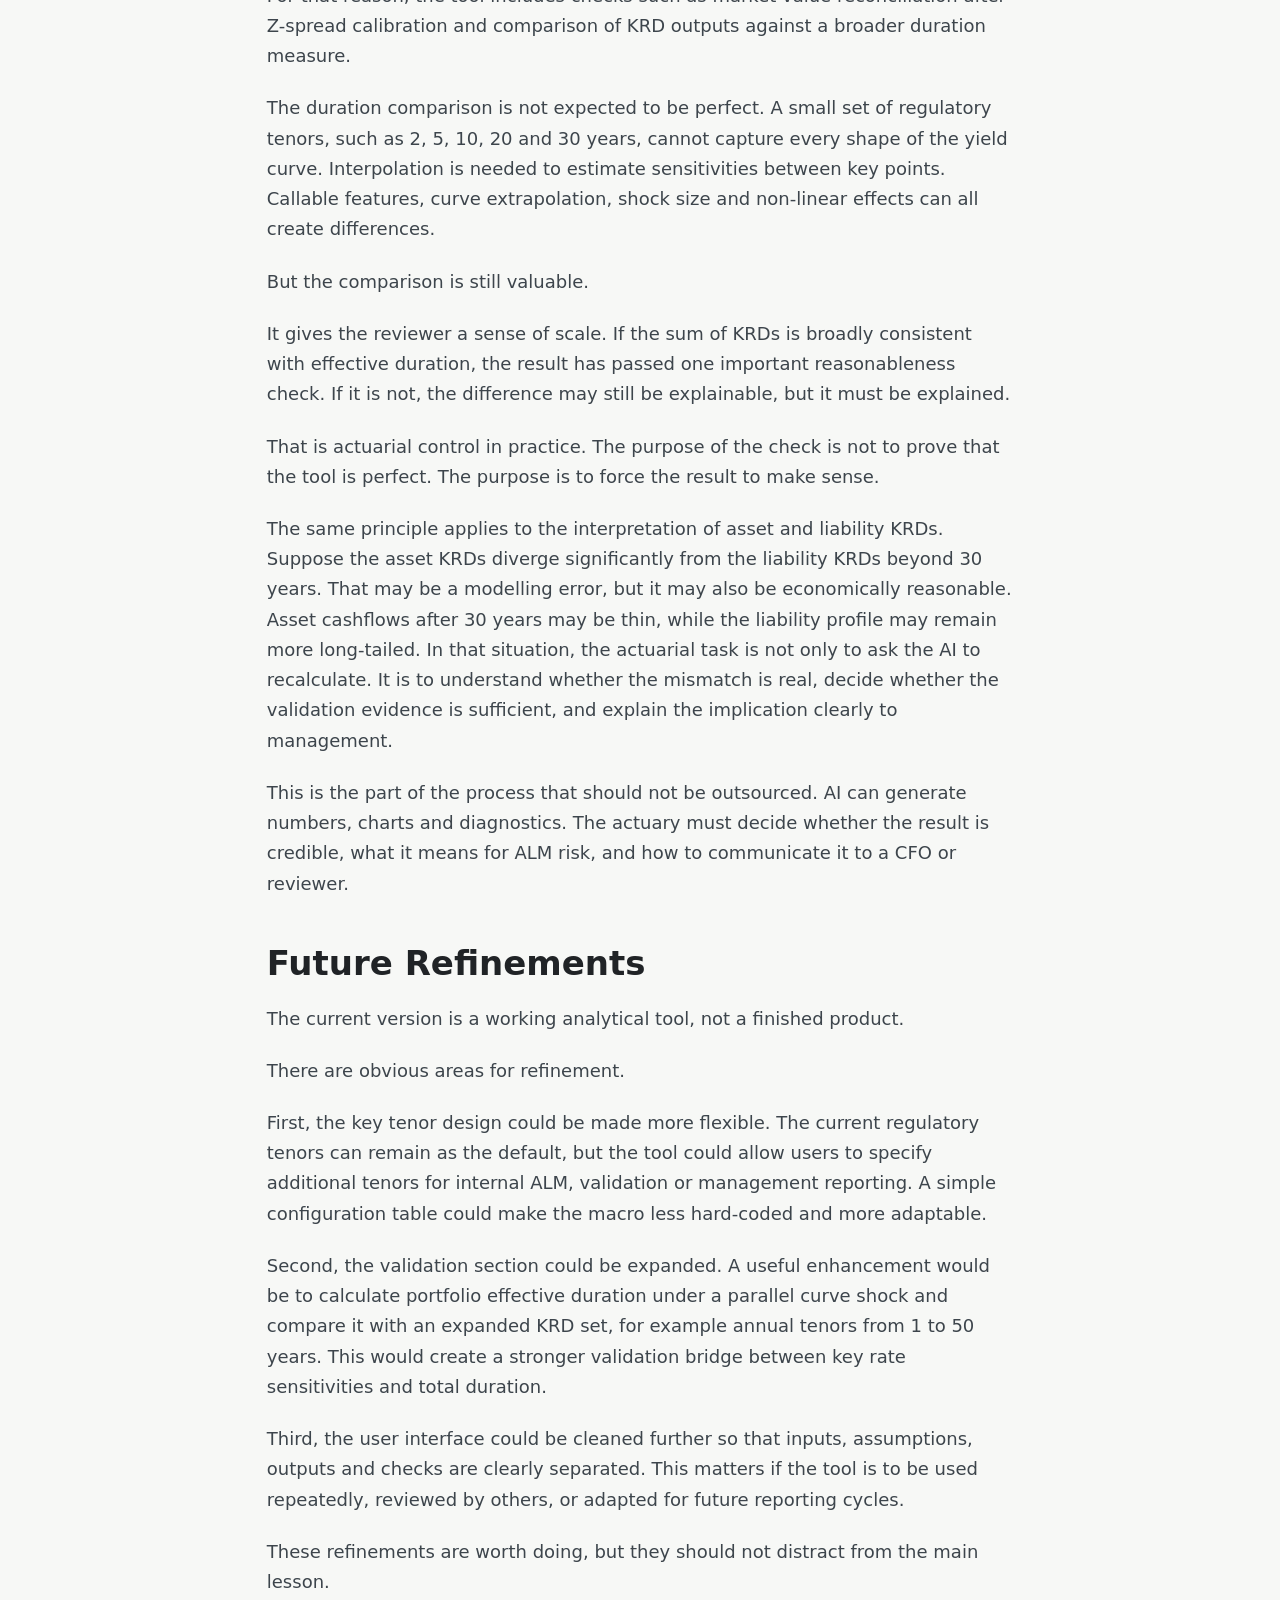
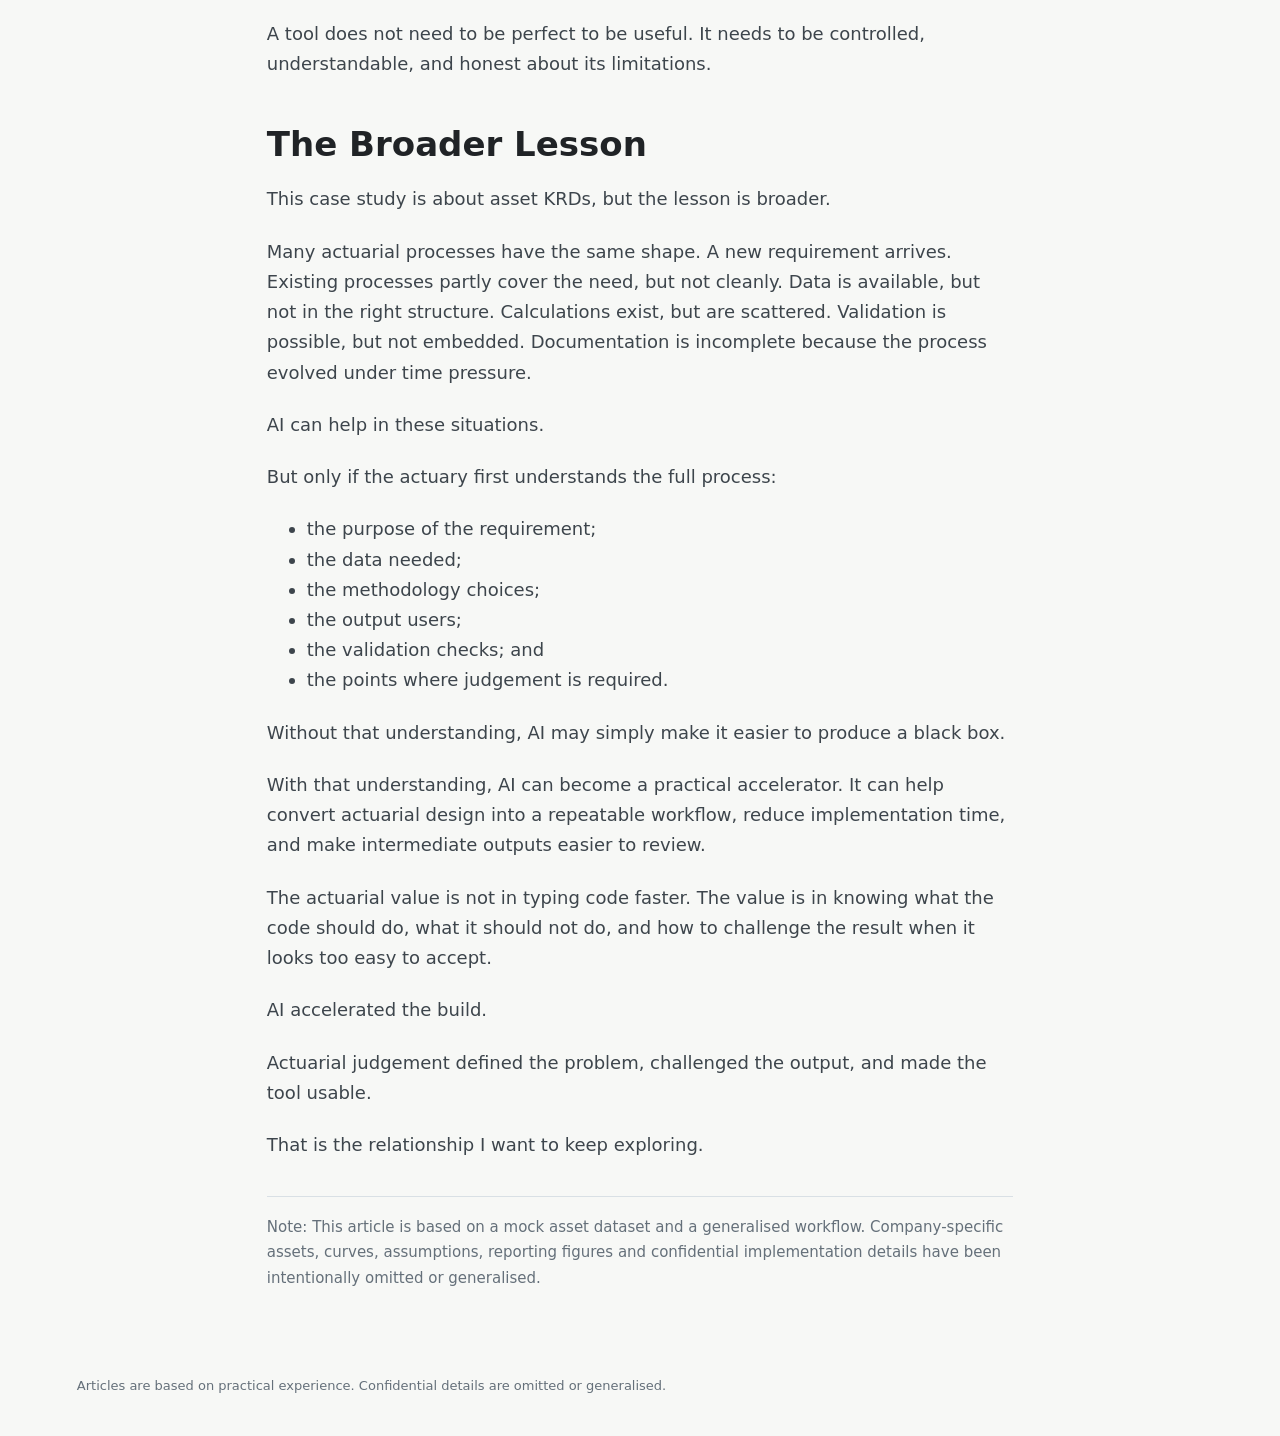
<file: articles/ai-assisted-asset-krd-workflow.html>
<!doctype html>
<html lang="en">
  <head>
    <meta charset="utf-8" />
    <meta name="viewport" content="width=device-width, initial-scale=1" />
    <title>AI Can Build the Engine | Chen Liu, FIA</title>
    <link rel="stylesheet" href="../styles.css" />
  </head>
  <body class="article-page">
    <nav class="top-nav" aria-label="Site navigation">
      <a class="brand" href="../index.html">Chen Liu, FIA</a>
      <div>
        <a href="../resume.html">Profile</a>
        <a href="../insights.html">Insights</a>
        <a href="../market-monitor.html">Market Monitor</a>
      </div>
    </nav>

    <header class="article-hero">
      <p class="eyebrow">AI / Asset Analytics / BMA Reporting</p>
      <h1>AI Can Build the Engine. The Actuary Must Design the Control Room.</h1>
      <p class="lede">A practical case study on asset cashflows, Z-spreads and KRDs.</p>
      <p class="article-meta">Chen Liu, FIA · 2 June 2026</p>
    </header>

    <main class="article-main">
      <article class="article-body">
        <p>The most interesting part of applying AI to actuarial work is not whether AI can write code.</p>
        <p>It can.</p>
        <p>The more important question is whether the actuary knows what should be built, where the risks are, which parts can be delegated safely, and which parts must remain under professional control.</p>
        <p>That distinction matters. Without it, AI does not create a better actuarial process. It may simply help us build a larger and more complicated black box, faster than before.</p>
        <p>I recently worked on an asset key rate duration tool for regulatory reporting. The tool projects bond cashflows, calibrates Z-spreads, revalues assets under key rate shocks, and produces portfolio-level KRD outputs. The coding work was accelerated significantly with AI assistance. But the real value of the exercise was not the macro itself.</p>
        <p>The real value was in designing the workflow.</p>
        <h2>The Reporting Problem</h2>
        <p>For many insurers, asset cashflow projection and Z-spread analysis already exist in some form. They may be used for different reporting purposes, such as local capital reporting, matching adjustment analysis, asset model point generation, or internal asset-liability management.</p>
        <p>The difficulty is that these processes are often separated.</p>
        <p>One workbook prepares asset cashflows. Another calculates Z-spreads. A third file creates model points. A separate process may be used for stress testing or sensitivity analysis. Each step may work, but the overall process can become fragmented.</p>
        <p>That fragmentation becomes a problem when a new reporting requirement asks for an integrated view.</p>
        <p>In this case, the BMA reporting process required asset and liability KRD information to be included in the LLSBA process for both SBA and SA firms. For the asset side, this created a practical need:</p>
        <ul><li>read bond-level asset data;</li><li>project future cashflows;</li><li>calibrate Z-spreads using the relevant discount curve;</li><li>revalue assets under selected key rate shocks;</li><li>produce KRD outputs; and</li><li>validate whether the results are broadly reasonable.</li></ul>
        <p>This is not only a calculation problem. It is a workflow design problem.</p>
        <h2>From Separate Steps To One Controlled Process</h2>
        <p>The objective was to bring the key steps into one process.</p>
        <p>At a high level, the tool follows this sequence:</p>
        <div class="workflow-flow"><span>Asset data</span><span>Cashflow projection</span><span>Base discount curve</span><span>Z-spread calibration</span><span>Base MV reconciliation</span><span>Key tenor shocks</span><span>Revalue cashflows</span><span>KRD output</span><span>Validation and actuarial review</span></div>
        <p>The inputs are deliberately familiar: bond identifier, currency, market value, notional, coupon information, maturity date, call information where relevant, and the discount curves used for valuation. The outputs are also familiar: projected cashflows, calibrated Z-spreads, shocked market values, and KRDs by selected tenors.</p>
        <p>What changes is the way the process is controlled.</p>
        <p>Instead of treating cashflow projection, spread calibration and sensitivity calculation as separate exercises, the tool links them. The same asset data feeds the projection. The projected cashflows feed the Z-spread calibration. The calibrated spread is then used consistently when revaluing under shocked curves. The outputs are collected in one place so that the results can be reviewed, challenged and explained.</p>
        <p>This is particularly useful when the same framework can also be adapted for other purposes. For example, by replacing the BMA discount curves with HKRBC curves, the same structure can be used to replicate RBC-style Z-spread calculations.</p>
        <p>That does not mean the tool becomes a universal valuation engine. It means the process is transparent enough to be reused with care.</p>
        <h2>What AI Was Good At</h2>
        <p>AI was useful in the build.</p>
        <p>Once the actuarial workflow was defined clearly, an AI coding agent could help generate the VBA structure needed to automate the process. It could create loops, read asset records, populate cashflow schedules, run repeated calculations, organise output tables, and help debug the mechanics.</p>
        <p>This is exactly the kind of work where AI can be powerful.</p>
        <p>The task is technical, repetitive, and detail-heavy. It benefits from speed. It also benefits from an agent that can hold a structure in mind and turn a sequence of instructions into working code.</p>
        <p>In a traditional spreadsheet environment, a significant amount of time can be lost not because the actuarial concept is difficult, but because the implementation is tedious: copying formula blocks, maintaining consistent ranges, adding columns, handling multiple tenors, and checking whether outputs are written to the correct place.</p>
        <p>AI can reduce that friction.</p>
        <p>Some tasks are also safer to delegate because they are tightly testable. For example, reading bond data, reading the discount curve, solving for a Z-spread, and revaluing cashflows under stressed curves are all mechanical tasks with clear input-output relationships. The Z-spread calibration, in particular, has a natural closed-loop check: when the solved spread is applied back to the projected cashflows and discount curve, the repriced value should reconcile to the observed market value within an acceptable tolerance.</p>
        <p>That does not make the task trivial. It means the task can be tested. AI can help implement the calculation and repair errors exposed by reconciliation, but the control expectation has to be specified by the actuary.</p>
        <p>But this is only safe when the actuary has already defined the destination.</p>
        <h2>What AI Was Not Allowed To Decide</h2>
        <p>AI did not decide what the regulatory requirement meant.</p>
        <p>AI did not decide which curve basis should be used.</p>
        <p>AI did not decide whether a Z-spread was reasonable.</p>
        <p>AI did not decide whether the KRD profile made sense for the portfolio.</p>
        <p>Those are actuarial responsibilities.</p>
        <p>This is the central lesson from the exercise. AI can build the engine, but the actuary must design the control room.</p>
        <p>For this tool, the actuarial control layer included questions such as:</p>
        <ul><li>Does the repriced dirty market value reconcile back to the input market value?</li><li>Do shocked market values move in the expected direction?</li><li>Does the KRD profile broadly reflect the maturity and cashflow profile of the assets?</li><li>Are long-tenor sensitivities plausible, especially where cashflows extend to 20 or 30 years?</li><li>Are callable features, maturity dates and coupon assumptions treated consistently enough for the intended purpose?</li><li>Does the sum of KRDs broadly reconcile to an effective-duration-style measure?</li><li>If a result looks unusual, is the cause data, methodology, curve construction, optionality, or code?</li></ul>
        <p>These are not cosmetic checks. They are the difference between a useful tool and a dangerous one.</p>
        <h2>Delegation Map</h2>
        <p>The practical question is not whether to use AI. The practical question is where to use it.</p>
        <p>In this case, the delegation boundary looked something like this:</p>
        <div class="article-table-wrap"><table class="article-table"><thead><tr><th>Area</th><th>AI can assist</th><th>Actuary must control</th></tr></thead><tbody><tr><td>Regulatory requirement</td><td>Draft summary, organise notes</td><td>Interpret purpose and reporting implication</td></tr><tr><td>Workflow design</td><td>Translate steps into code structure</td><td>Define calculation sequence and control points</td></tr><tr><td>VBA automation</td><td>Generate loops, output tables, repetitive mechanics</td><td>Review logic, test edge cases, approve methodology</td></tr><tr><td>Cashflow projection</td><td>Build schedule generation mechanics</td><td>Confirm product features and assumptions</td></tr><tr><td>Z-spread calibration</td><td>Automate solver process</td><td>Assess reasonableness and reconciliation</td></tr><tr><td>KRD calculation</td><td>Run repeated shocked valuations</td><td>Define tenors, shocks and validation expectation</td></tr><tr><td>Documentation</td><td>Draft process notes</td><td>Ensure accuracy and appropriate caveats</td></tr></tbody></table></div>
        <p>This boundary is important.</p>
        <p>If too little is delegated, AI becomes a novelty. If too much is delegated, the process becomes unsafe. The value comes from controlled delegation: using AI where it is efficient, while keeping actuarial judgement where it belongs.</p>
        <h2>Validation Is Part Of The Design</h2>
        <p>One of the most important parts of the tool is not the calculation of KRDs itself, but the validation around it.</p>
        <p>A KRD table can look neat and still be wrong. A macro can run without error messages and still be based on an incorrect maturity date, a misapplied curve, an incomplete cashflow projection, or a shock that is not being applied as intended.</p>
        <p>For that reason, the tool includes checks such as market value reconciliation after Z-spread calibration and comparison of KRD outputs against a broader duration measure.</p>
        <p>The duration comparison is not expected to be perfect. A small set of regulatory tenors, such as 2, 5, 10, 20 and 30 years, cannot capture every shape of the yield curve. Interpolation is needed to estimate sensitivities between key points. Callable features, curve extrapolation, shock size and non-linear effects can all create differences.</p>
        <p>But the comparison is still valuable.</p>
        <p>It gives the reviewer a sense of scale. If the sum of KRDs is broadly consistent with effective duration, the result has passed one important reasonableness check. If it is not, the difference may still be explainable, but it must be explained.</p>
        <p>That is actuarial control in practice. The purpose of the check is not to prove that the tool is perfect. The purpose is to force the result to make sense.</p>
        <p>The same principle applies to the interpretation of asset and liability KRDs. Suppose the asset KRDs diverge significantly from the liability KRDs beyond 30 years. That may be a modelling error, but it may also be economically reasonable. Asset cashflows after 30 years may be thin, while the liability profile may remain more long-tailed. In that situation, the actuarial task is not only to ask the AI to recalculate. It is to understand whether the mismatch is real, decide whether the validation evidence is sufficient, and explain the implication clearly to management.</p>
        <p>This is the part of the process that should not be outsourced. AI can generate numbers, charts and diagnostics. The actuary must decide whether the result is credible, what it means for ALM risk, and how to communicate it to a CFO or reviewer.</p>
        <h2>Future Refinements</h2>
        <p>The current version is a working analytical tool, not a finished product.</p>
        <p>There are obvious areas for refinement.</p>
        <p>First, the key tenor design could be made more flexible. The current regulatory tenors can remain as the default, but the tool could allow users to specify additional tenors for internal ALM, validation or management reporting. A simple configuration table could make the macro less hard-coded and more adaptable.</p>
        <p>Second, the validation section could be expanded. A useful enhancement would be to calculate portfolio effective duration under a parallel curve shock and compare it with an expanded KRD set, for example annual tenors from 1 to 50 years. This would create a stronger validation bridge between key rate sensitivities and total duration.</p>
        <p>Third, the user interface could be cleaned further so that inputs, assumptions, outputs and checks are clearly separated. This matters if the tool is to be used repeatedly, reviewed by others, or adapted for future reporting cycles.</p>
        <p>These refinements are worth doing, but they should not distract from the main lesson.</p>
        <p>A tool does not need to be perfect to be useful. It needs to be controlled, understandable, and honest about its limitations.</p>
        <h2>The Broader Lesson</h2>
        <p>This case study is about asset KRDs, but the lesson is broader.</p>
        <p>Many actuarial processes have the same shape. A new requirement arrives. Existing processes partly cover the need, but not cleanly. Data is available, but not in the right structure. Calculations exist, but are scattered. Validation is possible, but not embedded. Documentation is incomplete because the process evolved under time pressure.</p>
        <p>AI can help in these situations.</p>
        <p>But only if the actuary first understands the full process:</p>
        <ul><li>the purpose of the requirement;</li><li>the data needed;</li><li>the methodology choices;</li><li>the output users;</li><li>the validation checks; and</li><li>the points where judgement is required.</li></ul>
        <p>Without that understanding, AI may simply make it easier to produce a black box.</p>
        <p>With that understanding, AI can become a practical accelerator. It can help convert actuarial design into a repeatable workflow, reduce implementation time, and make intermediate outputs easier to review.</p>
        <p>The actuarial value is not in typing code faster. The value is in knowing what the code should do, what it should not do, and how to challenge the result when it looks too easy to accept.</p>
        <p>AI accelerated the build.</p>
        <p>Actuarial judgement defined the problem, challenged the output, and made the tool usable.</p>
        <p>That is the relationship I want to keep exploring.</p>
        <p class="article-note">Note: This article is based on a mock asset dataset and a generalised workflow. Company-specific assets, curves, assumptions, reporting figures and confidential implementation details have been intentionally omitted or generalised.</p>
      </article>
    </main>

    <footer>
      <p>Articles are based on practical experience. Confidential details are omitted or generalised.</p>
    </footer>
  </body>
</html>
</file>
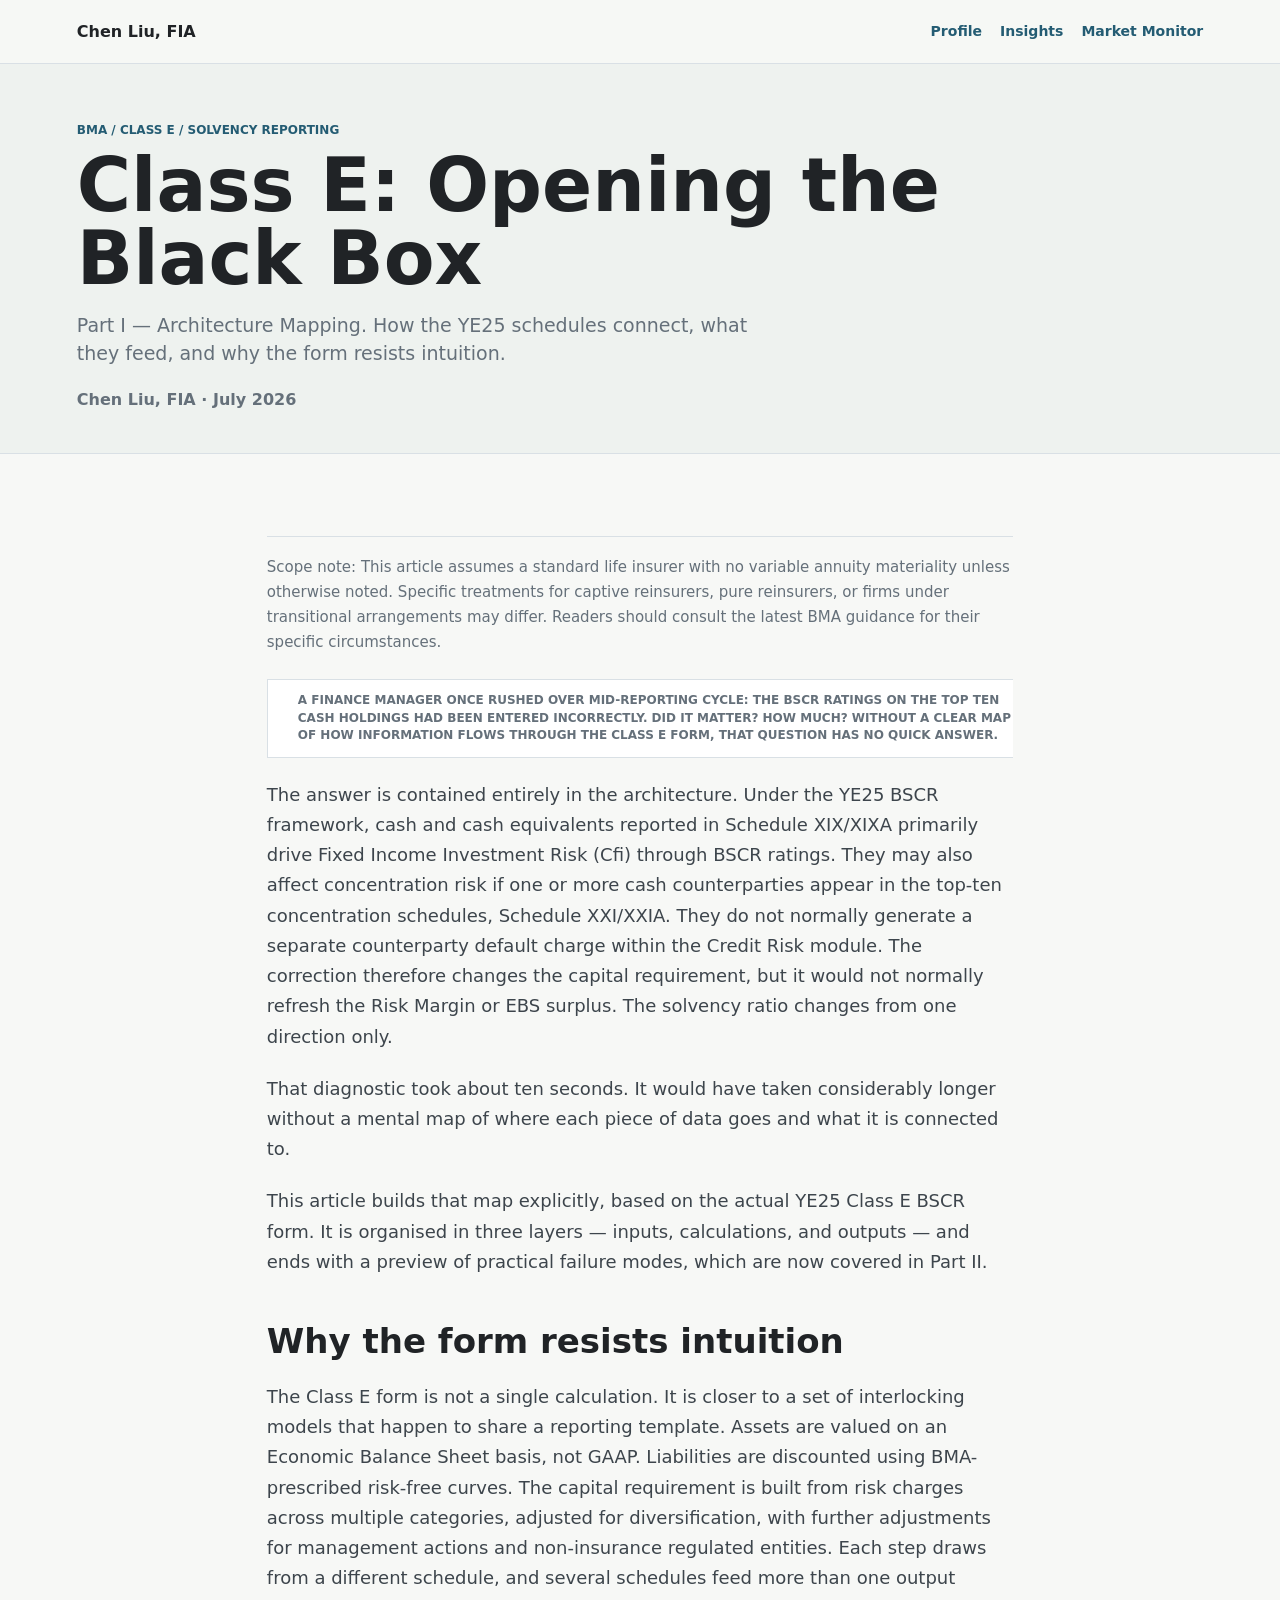
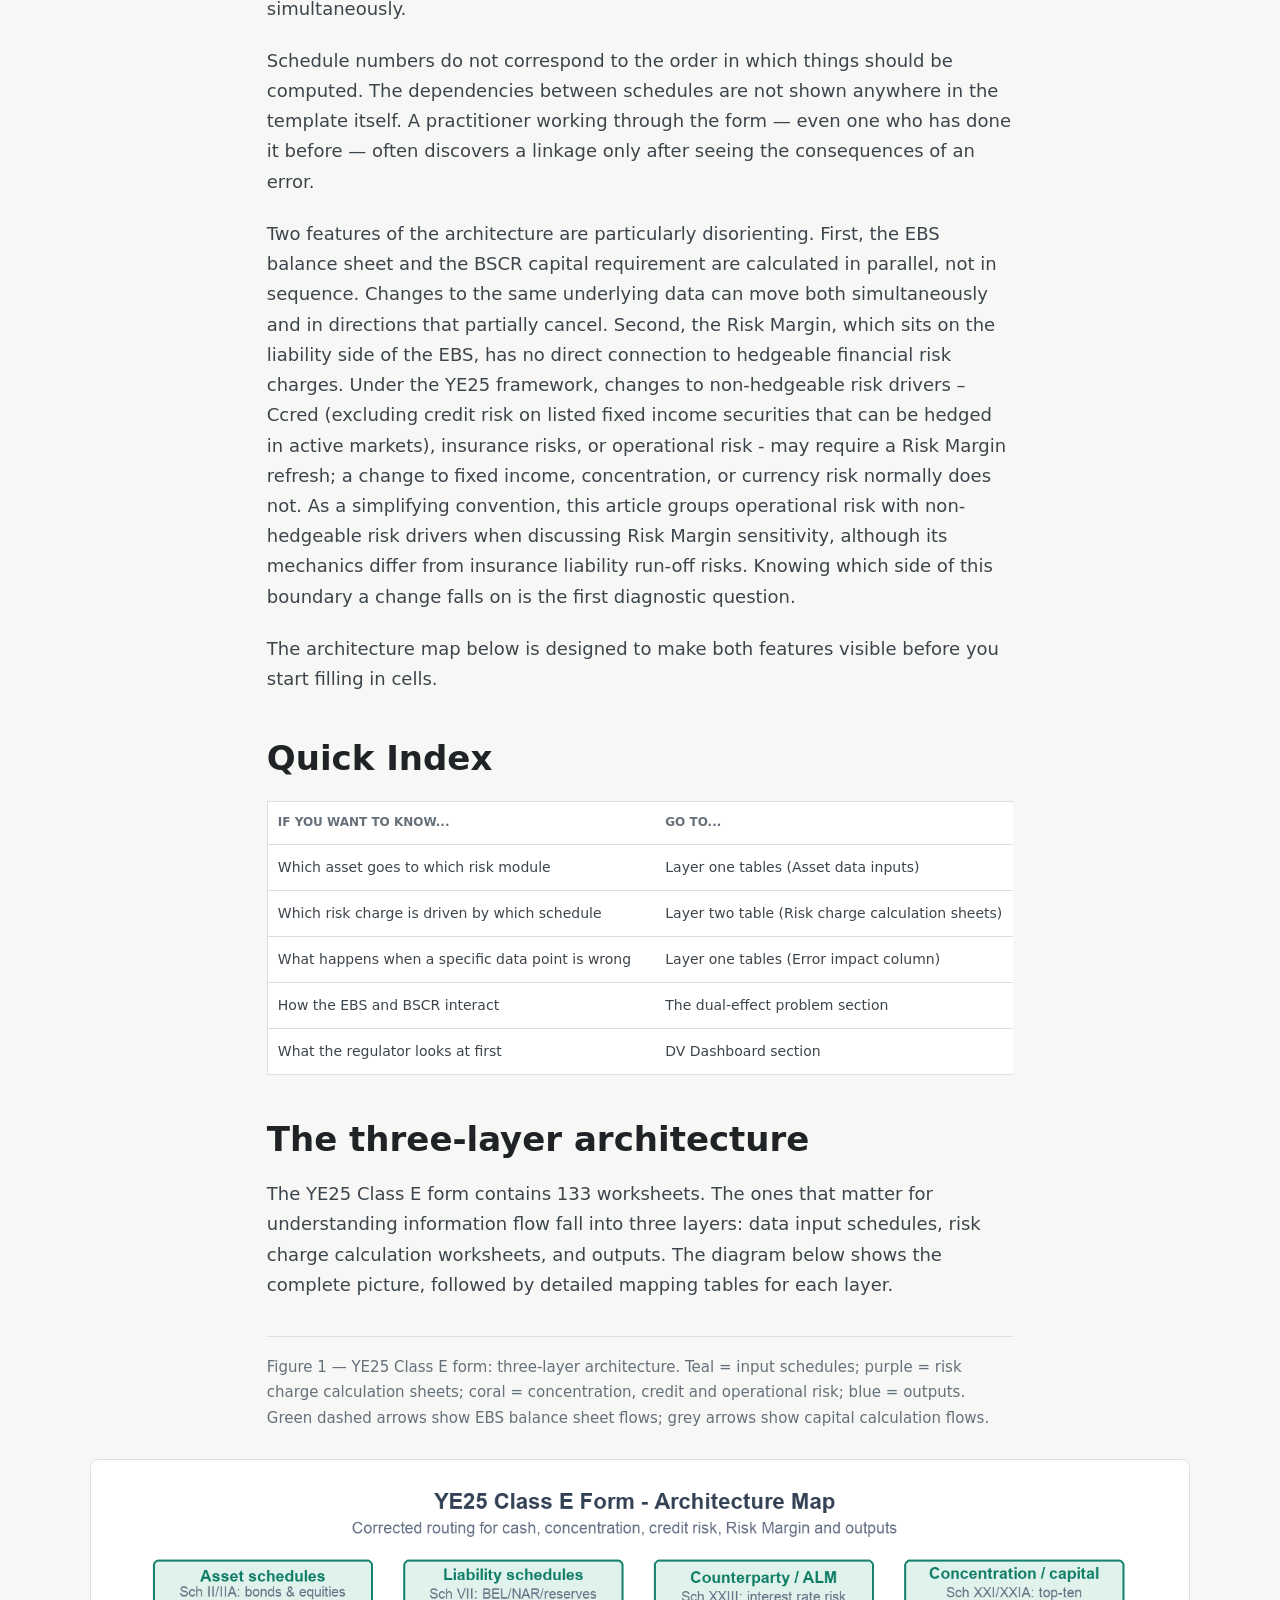
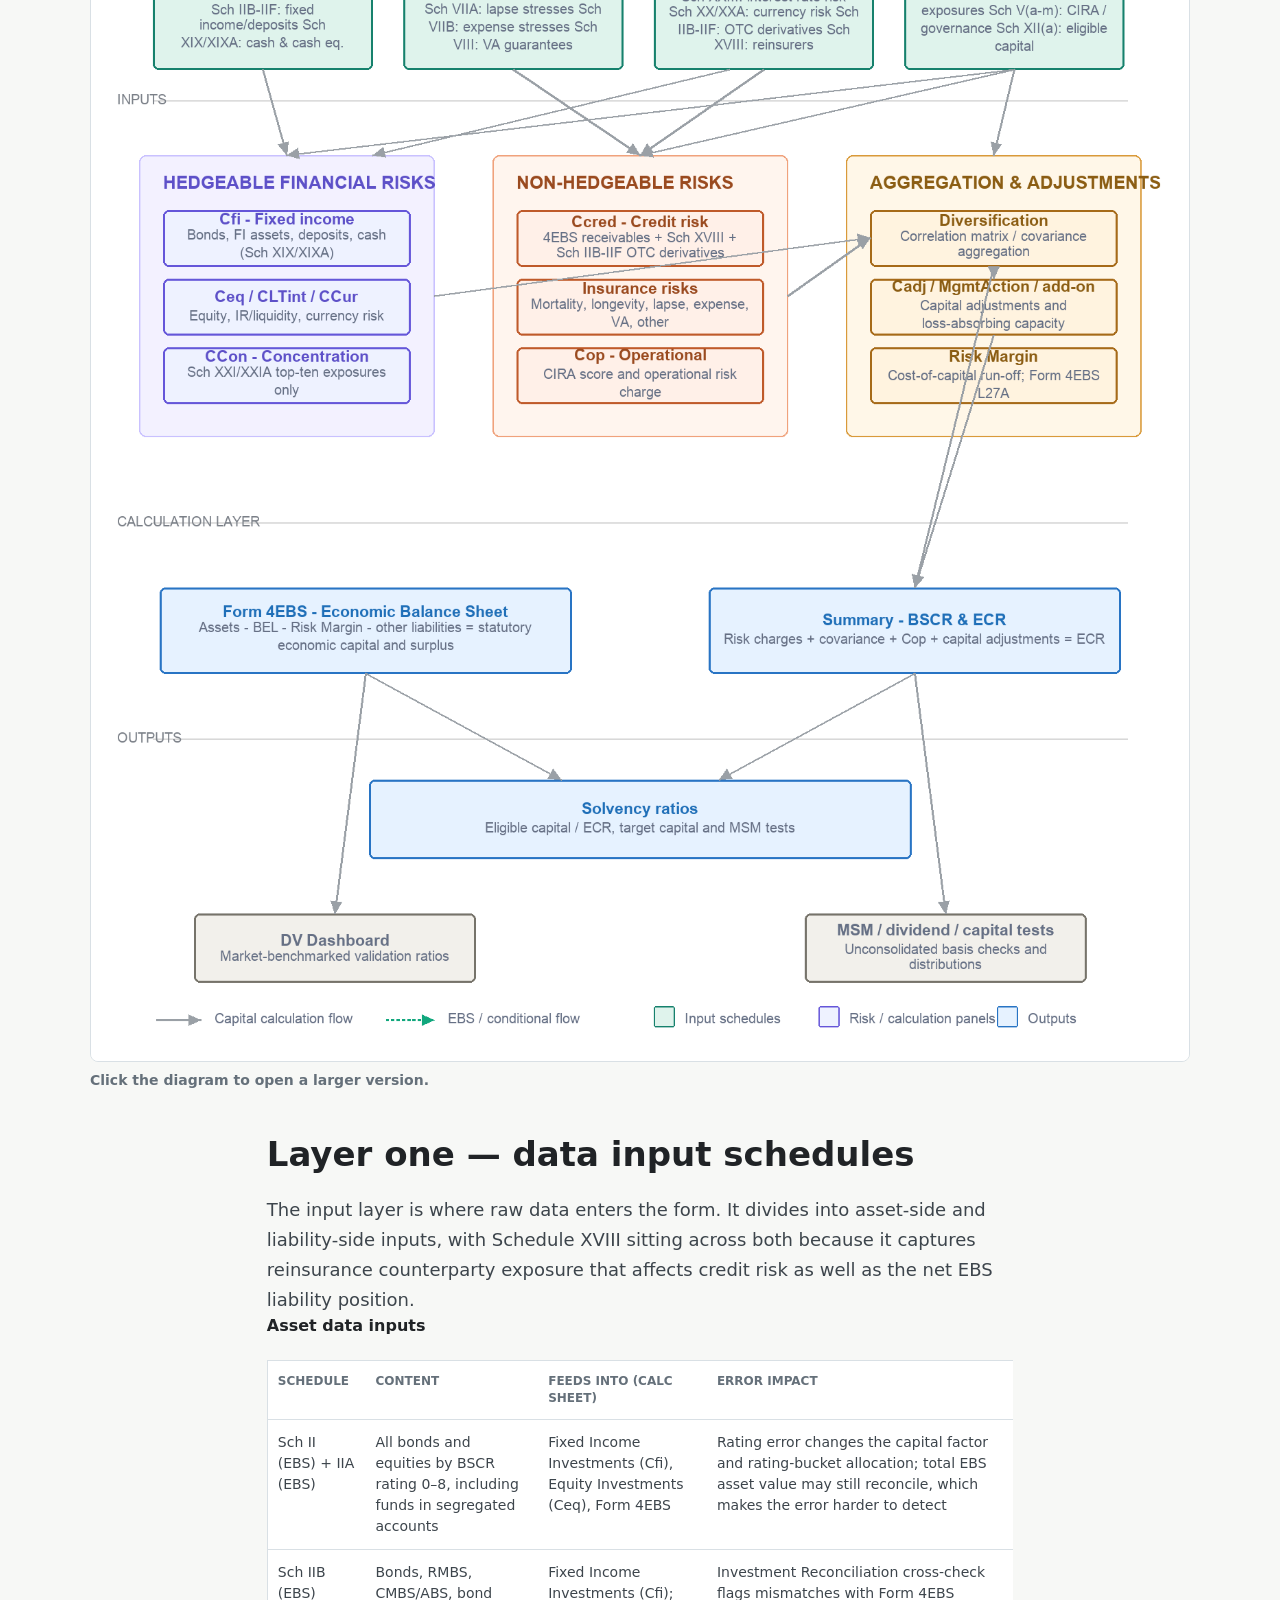
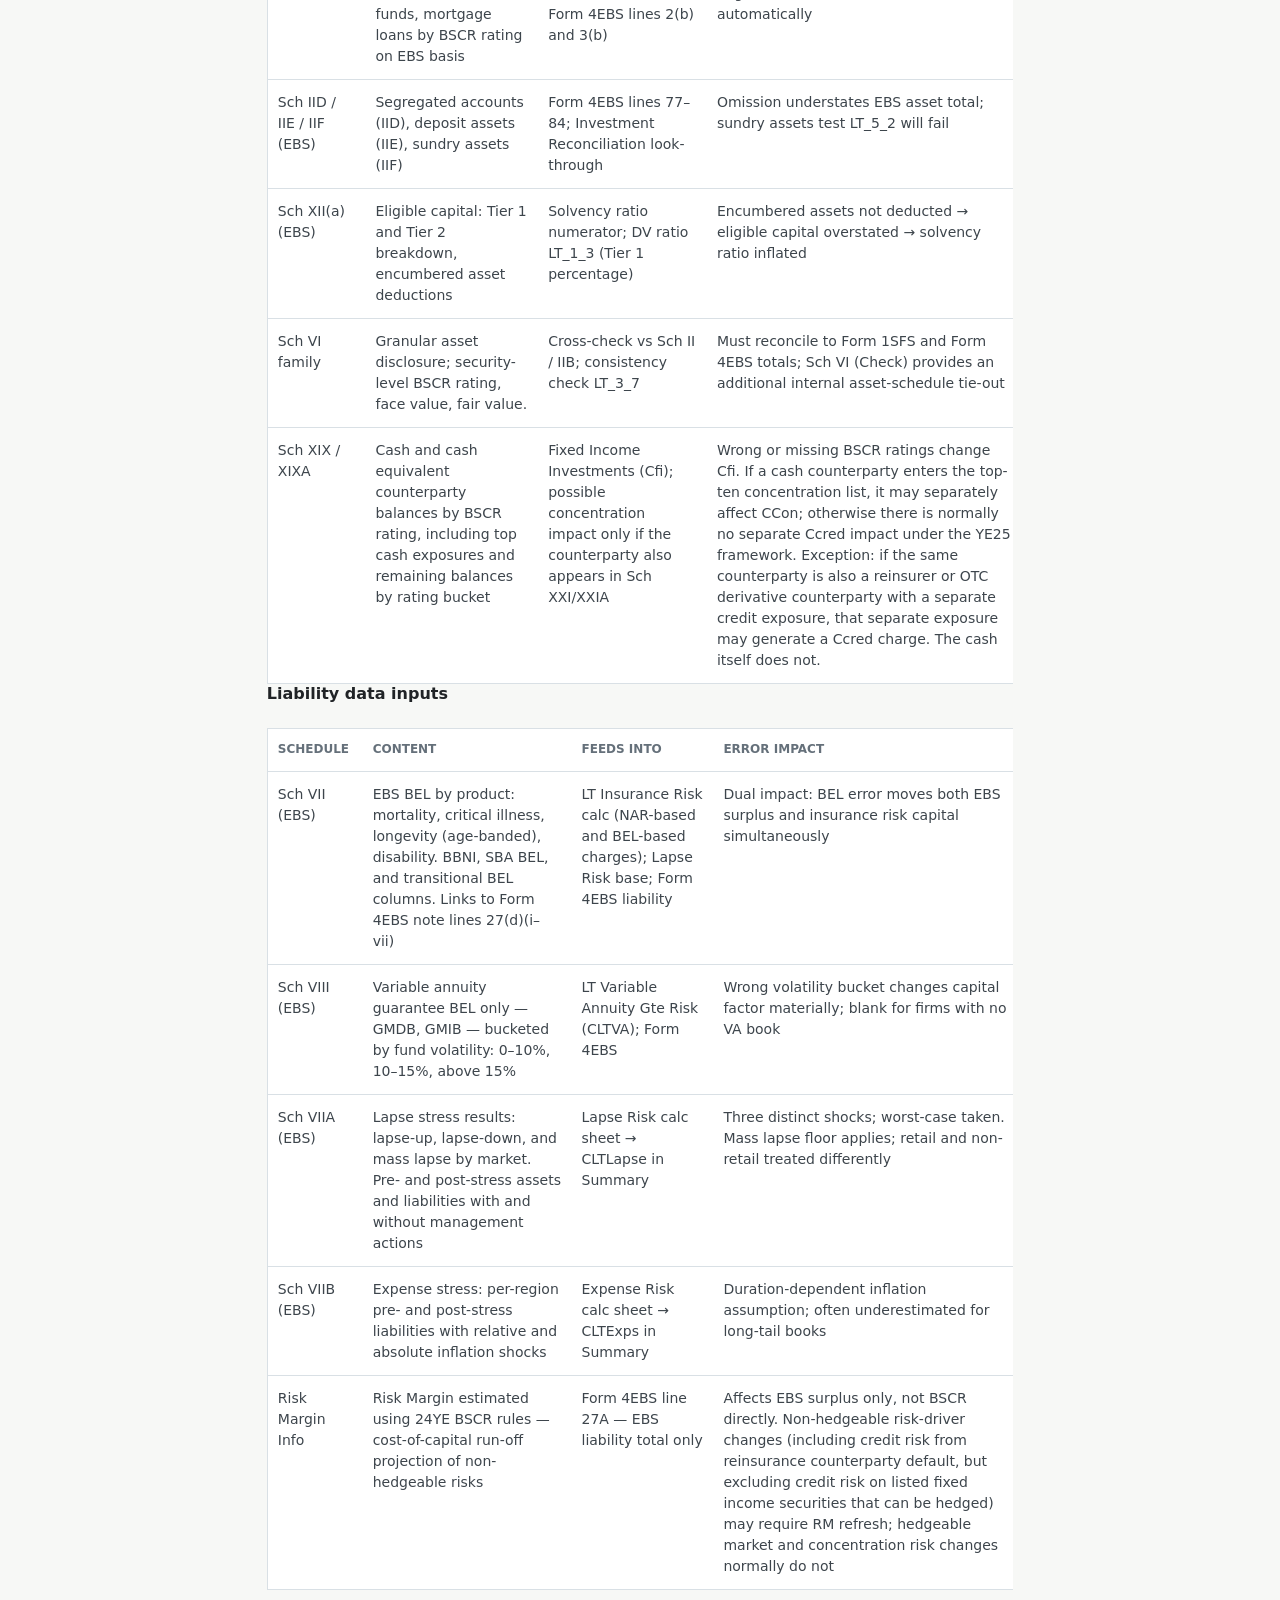
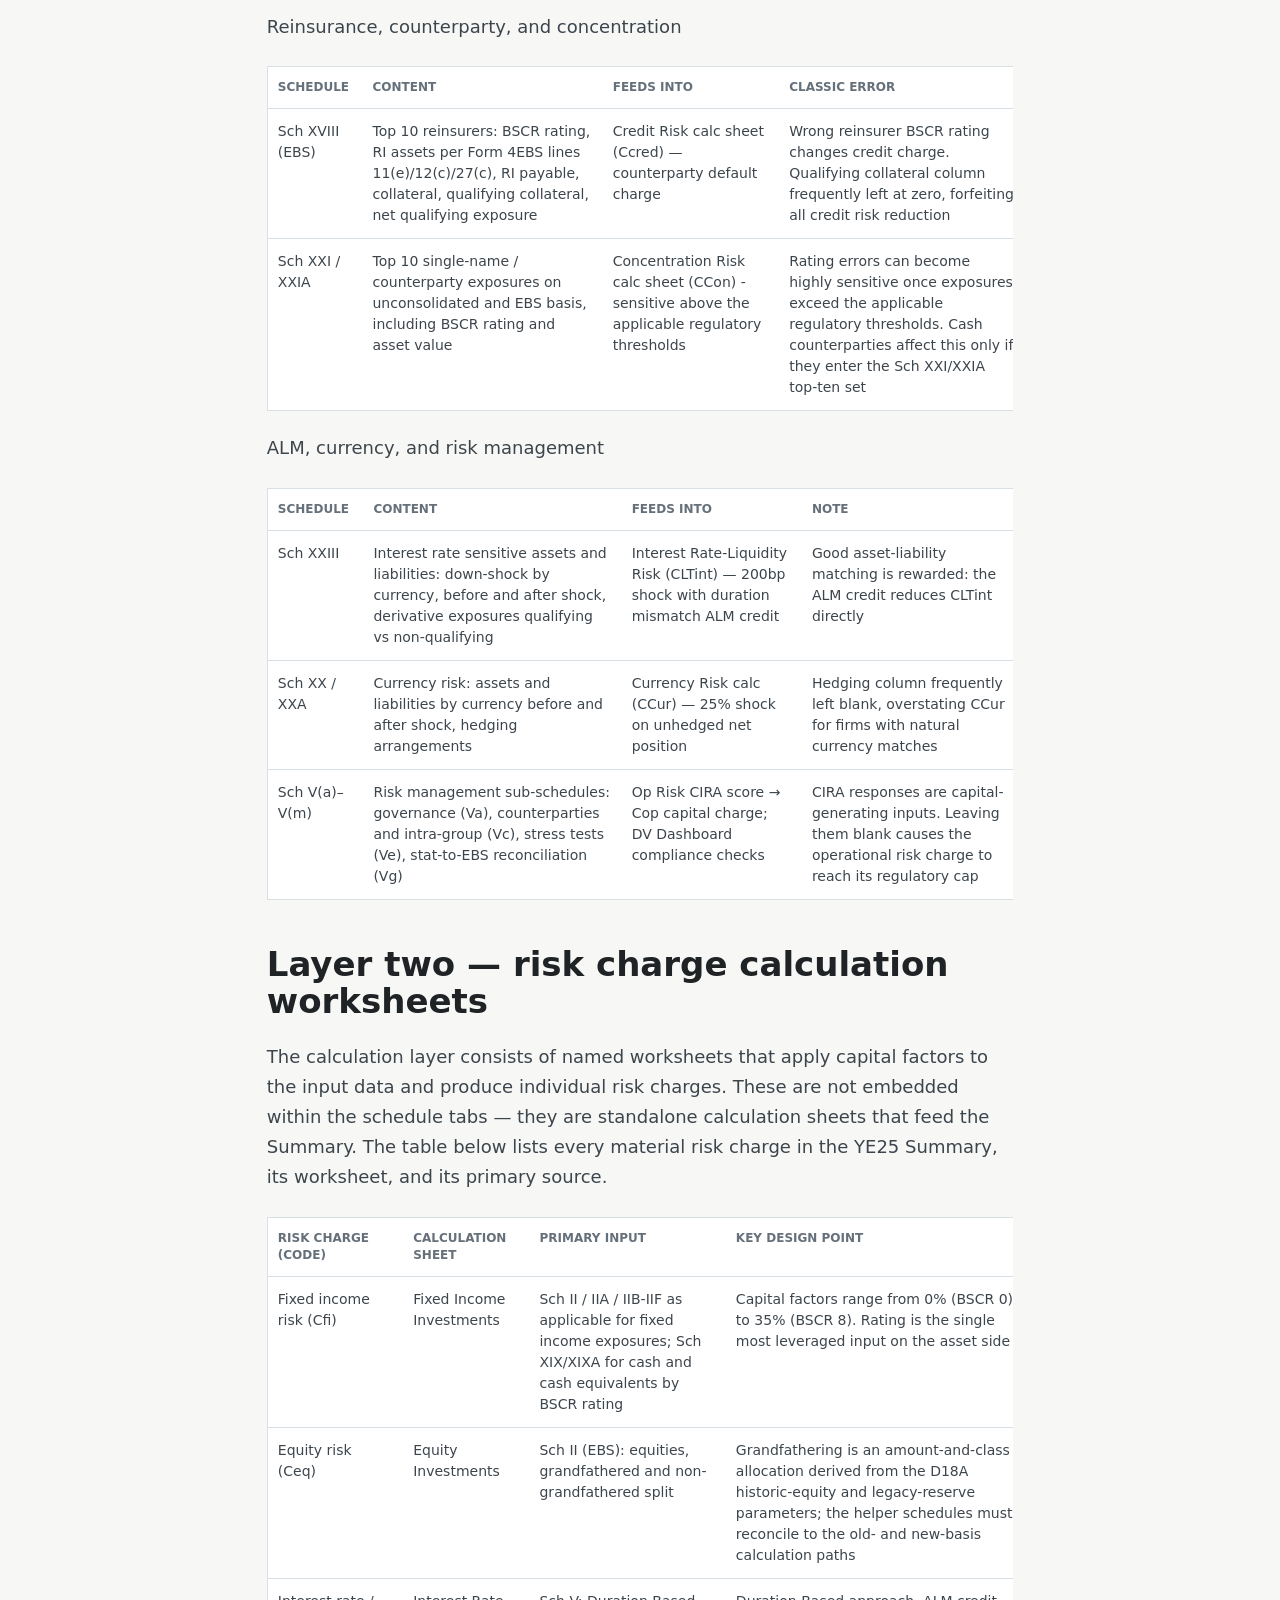
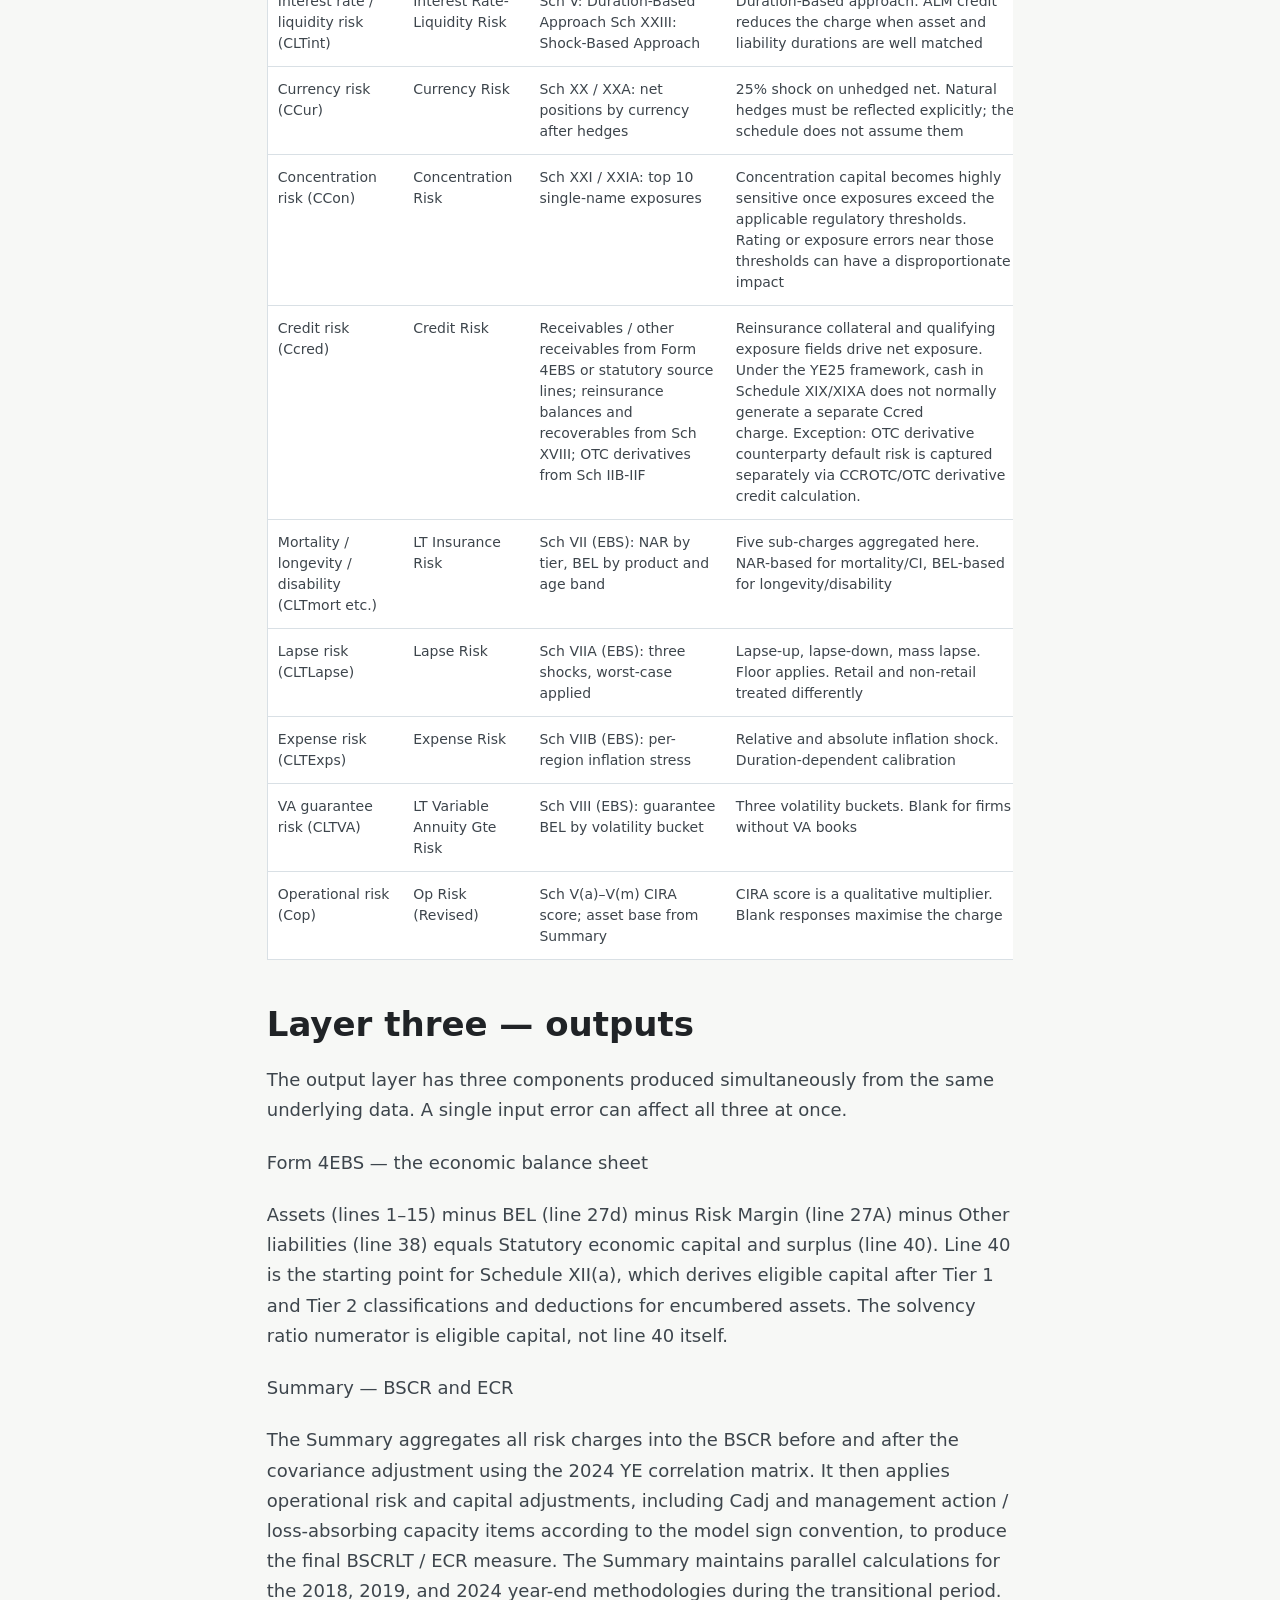
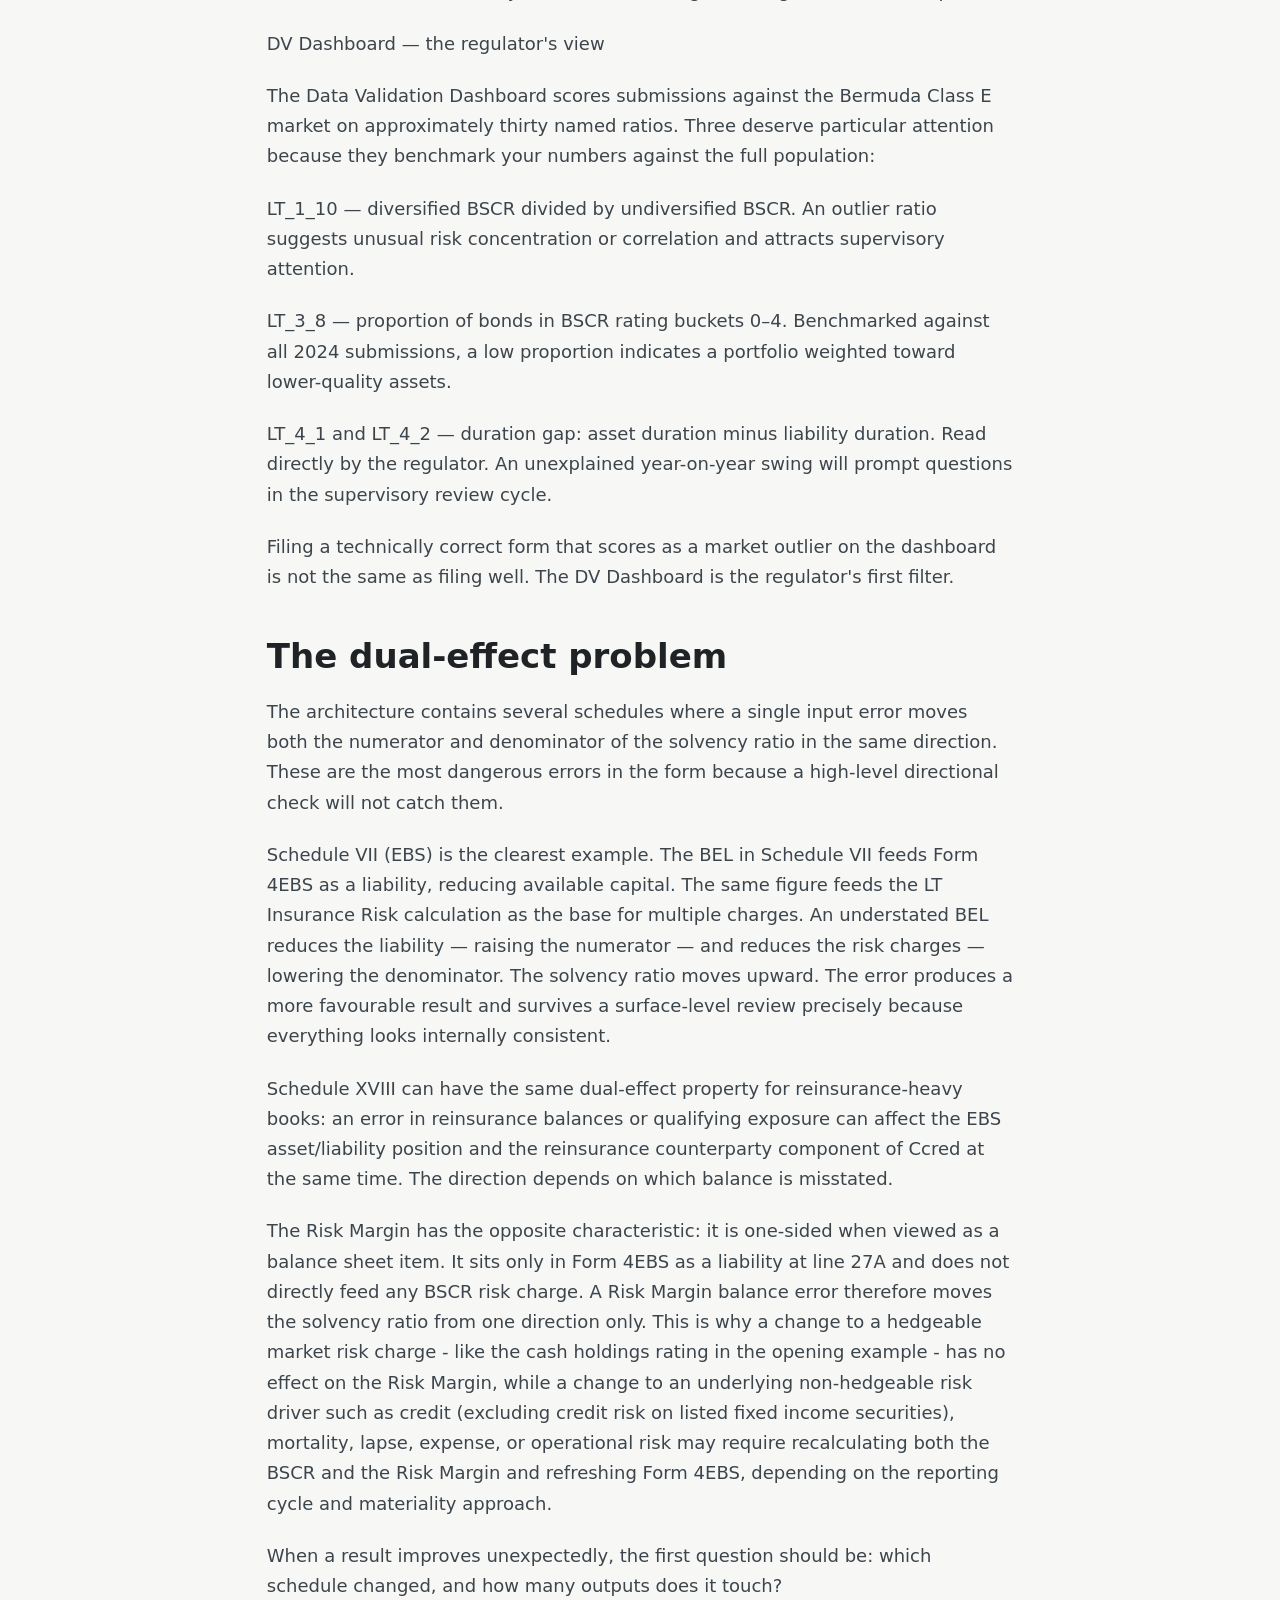
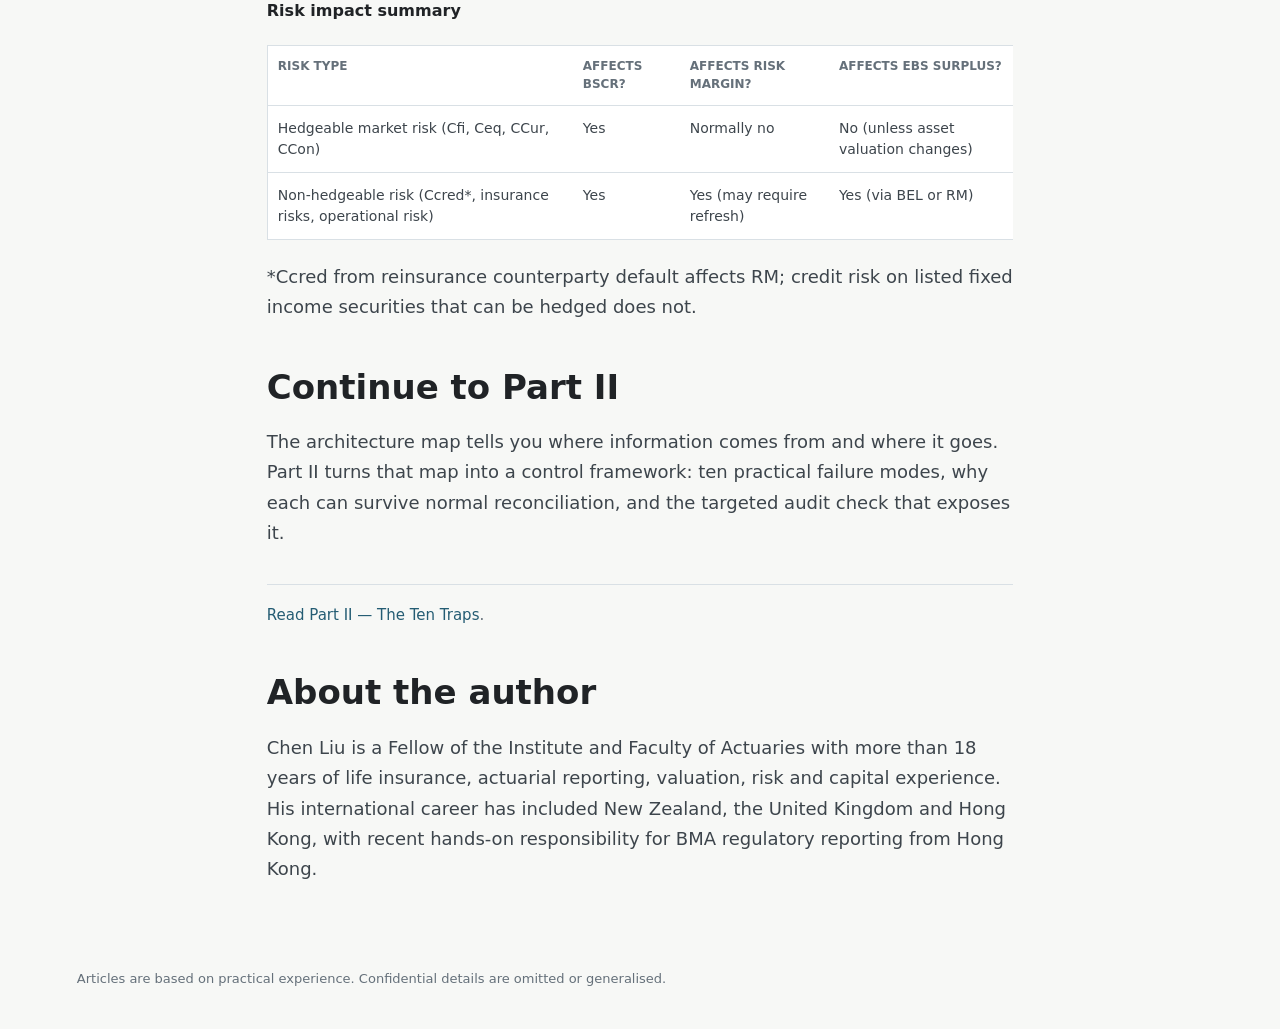
<file: articles/class-e-opening-the-black-box-part-i.html>
<!doctype html>
<html lang="en">
  <head>
    <meta charset="utf-8" />
    <meta name="viewport" content="width=device-width, initial-scale=1" />
    <title>Class E: Opening the Black Box | Chen Liu, FIA</title>
    <link rel="stylesheet" href="../styles.css" />
  </head>
  <body class="article-page">
    <nav class="top-nav" aria-label="Site navigation">
      <a class="brand" href="../index.html">Chen Liu, FIA</a>
      <div>
        <a href="../resume.html">Profile</a>
        <a href="../insights.html">Insights</a>
        <a href="../market-monitor.html">Market Monitor</a>
      </div>
    </nav>

    <header class="article-hero">
      <p class="eyebrow">BMA / Class E / Solvency Reporting</p>
      <h1>Class E: Opening the Black Box</h1>
      <p class="lede">Part I — Architecture Mapping. How the YE25 schedules connect, what they feed, and why the form resists intuition.</p>
      <p class="article-meta">Chen Liu, FIA · July 2026</p>
    </header>

    <main class="article-main">
      <article class="article-body">
        <p class="article-note">Scope note: This article assumes a standard life insurer with no variable annuity materiality unless otherwise noted. Specific treatments for captive reinsurers, pure reinsurers, or firms under transitional arrangements may differ. Readers should consult the latest BMA guidance for their specific circumstances.</p>
        <div class="article-table-wrap"><table class="article-table">
          <thead><tr><th></th><th>A finance manager once rushed over mid-reporting cycle: the BSCR ratings on the top ten cash holdings had been entered incorrectly. Did it matter? How much? Without a clear map of how information flows through the Class E form, that question has no quick answer.</th></tr></thead>
          <tbody>
          </tbody></table></div>
        <p>The answer is contained entirely in the architecture. Under the YE25 BSCR framework, cash and cash equivalents reported in Schedule XIX/XIXA primarily drive Fixed Income Investment Risk (Cfi) through BSCR ratings. They may also affect concentration risk if one or more cash counterparties appear in the top-ten concentration schedules, Schedule XXI/XXIA. They do not normally generate a separate counterparty default charge within the Credit Risk module. The correction therefore changes the capital requirement, but it would not normally refresh the Risk Margin or EBS surplus. The solvency ratio changes from one direction only.</p>
        <p>That diagnostic took about ten seconds. It would have taken considerably longer without a mental map of where each piece of data goes and what it is connected to.</p>
        <p>This article builds that map explicitly, based on the actual YE25 Class E BSCR form. It is organised in three layers — inputs, calculations, and outputs — and ends with a preview of practical failure modes, which are now covered in Part II.</p>
        <h2>Why the form resists intuition</h2>
        <p>The Class E form is not a single calculation. It is closer to a set of interlocking models that happen to share a reporting template. Assets are valued on an Economic Balance Sheet basis, not GAAP. Liabilities are discounted using BMA-prescribed risk-free curves. The capital requirement is built from risk charges across multiple categories, adjusted for diversification, with further adjustments for management actions and non-insurance regulated entities. Each step draws from a different schedule, and several schedules feed more than one output simultaneously.</p>
        <p>Schedule numbers do not correspond to the order in which things should be computed. The dependencies between schedules are not shown anywhere in the template itself. A practitioner working through the form — even one who has done it before — often discovers a linkage only after seeing the consequences of an error.</p>
        <p>Two features of the architecture are particularly disorienting. First, the EBS balance sheet and the BSCR capital requirement are calculated in parallel, not in sequence. Changes to the same underlying data can move both simultaneously and in directions that partially cancel. Second, the Risk Margin, which sits on the liability side of the EBS, has no direct connection to hedgeable financial risk charges. Under the YE25 framework, changes to non-hedgeable risk drivers – Ccred (excluding credit risk on listed fixed income securities that can be hedged in active markets), insurance risks, or operational risk - may require a Risk Margin refresh; a change to fixed income, concentration, or currency risk normally does not. As a simplifying convention, this article groups operational risk with non-hedgeable risk drivers when discussing Risk Margin sensitivity, although its mechanics differ from insurance liability run-off risks. Knowing which side of this boundary a change falls on is the first diagnostic question.</p>
        <p>The architecture map below is designed to make both features visible before you start filling in cells.</p>
        <h2>Quick Index</h2>
        <div class="article-table-wrap"><table class="article-table">
          <thead><tr><th>If you want to know...</th><th>Go to...</th></tr></thead>
          <tbody>
            <tr><td>Which asset goes to which risk module</td><td>Layer one tables (Asset data inputs)</td></tr>
            <tr><td>Which risk charge is driven by which schedule</td><td>Layer two table (Risk charge calculation sheets)</td></tr>
            <tr><td>What happens when a specific data point is wrong</td><td>Layer one tables (Error impact column)</td></tr>
            <tr><td>How the EBS and BSCR interact</td><td>The dual-effect problem section</td></tr>
            <tr><td>What the regulator looks at first</td><td>DV Dashboard section</td></tr>
          </tbody></table></div>
        <h2>The three-layer architecture</h2>
        <p>The YE25 Class E form contains 133 worksheets. The ones that matter for understanding information flow fall into three layers: data input schedules, risk charge calculation worksheets, and outputs. The diagram below shows the complete picture, followed by detailed mapping tables for each layer.</p>
        <p class="article-note">Figure 1 — YE25 Class E form: three-layer architecture. Teal = input schedules; purple = risk charge calculation sheets; coral = concentration, credit and operational risk; blue = outputs. Green dashed arrows show EBS balance sheet flows; grey arrows show capital calculation flows.</p>
        <figure class="article-figure wide-figure">
          <a href="../assets/articles/class-e-architecture-map.png" target="_blank" rel="noopener">
            <img src="../assets/articles/class-e-architecture-map.png" alt="YE25 Class E form three-layer architecture map showing input schedules, calculation worksheets, and output layers" />
          </a>
          <figcaption>Click the diagram to open a larger version.</figcaption>
        </figure>
        <h2>Layer one — data input schedules</h2>
        <p>The input layer is where raw data enters the form. It divides into asset-side and liability-side inputs, with Schedule XVIII sitting across both because it captures reinsurance counterparty exposure that affects credit risk as well as the net EBS liability position.</p>
        <h3>Asset data inputs</h3>
        <div class="article-table-wrap"><table class="article-table">
          <thead><tr><th>Schedule</th><th>Content</th><th>Feeds into (calc sheet)</th><th>Error impact</th></tr></thead>
          <tbody>
            <tr><td>Sch II (EBS) + IIA (EBS)</td><td>All bonds and equities by BSCR rating 0–8, including funds in segregated accounts</td><td>Fixed Income Investments (Cfi), Equity Investments (Ceq), Form 4EBS</td><td>Rating error changes the capital factor and rating-bucket allocation; total EBS asset value may still reconcile, which makes the error harder to detect</td></tr>
            <tr><td>Sch IIB (EBS)</td><td>Bonds, RMBS, CMBS/ABS, bond funds, mortgage loans by BSCR rating on EBS basis</td><td>Fixed Income Investments (Cfi); Form 4EBS lines 2(b) and 3(b)</td><td>Investment Reconciliation cross-check flags mismatches with Form 4EBS automatically</td></tr>
            <tr><td>Sch IID / IIE / IIF (EBS)</td><td>Segregated accounts (IID), deposit assets (IIE), sundry assets (IIF)</td><td>Form 4EBS lines 77–84; Investment Reconciliation look-through</td><td>Omission understates EBS asset total; sundry assets test LT_5_2 will fail</td></tr>
            <tr><td>Sch XII(a) (EBS)</td><td>Eligible capital: Tier 1 and Tier 2 breakdown, encumbered asset deductions</td><td>Solvency ratio numerator; DV ratio LT_1_3 (Tier 1 percentage)</td><td>Encumbered assets not deducted → eligible capital overstated → solvency ratio inflated</td></tr>
            <tr><td>Sch VI family</td><td>Granular asset disclosure; security-level BSCR rating, face value, fair value.</td><td>Cross-check vs Sch II / IIB; consistency check LT_3_7</td><td>Must reconcile to Form 1SFS and Form 4EBS totals; Sch VI (Check) provides an additional internal asset-schedule tie-out</td></tr>
            <tr><td>Sch XIX / XIXA</td><td>Cash and cash equivalent counterparty balances by BSCR rating, including top cash exposures and remaining balances by rating bucket</td><td>Fixed Income Investments (Cfi); possible concentration impact only if the counterparty also appears in Sch XXI/XXIA</td><td>Wrong or missing BSCR ratings change Cfi. If a cash counterparty enters the top-ten concentration list, it may separately affect CCon; otherwise there is normally no separate Ccred impact under the YE25 framework. Exception: if the same counterparty is also a reinsurer or OTC derivative counterparty with a separate credit exposure, that separate exposure may generate a Ccred charge. The cash itself does not.</td></tr>
          </tbody></table></div>
        <h3>Liability data inputs</h3>
        <div class="article-table-wrap"><table class="article-table">
          <thead><tr><th>Schedule</th><th>Content</th><th>Feeds into</th><th>Error impact</th></tr></thead>
          <tbody>
            <tr><td>Sch VII (EBS)</td><td>EBS BEL by product: mortality, critical illness, longevity (age-banded), disability. BBNI, SBA BEL, and transitional BEL columns. Links to Form 4EBS note lines 27(d)(i–vii)</td><td>LT Insurance Risk calc (NAR-based and BEL-based charges); Lapse Risk base; Form 4EBS liability</td><td>Dual impact: BEL error moves both EBS surplus and insurance risk capital simultaneously</td></tr>
            <tr><td>Sch VIII (EBS)</td><td>Variable annuity guarantee BEL only — GMDB, GMIB — bucketed by fund volatility: 0–10%, 10–15%, above 15%</td><td>LT Variable Annuity Gte Risk (CLTVA); Form 4EBS</td><td>Wrong volatility bucket changes capital factor materially; blank for firms with no VA book</td></tr>
            <tr><td>Sch VIIA (EBS)</td><td>Lapse stress results: lapse-up, lapse-down, and mass lapse by market. Pre- and post-stress assets and liabilities with and without management actions</td><td>Lapse Risk calc sheet → CLTLapse in Summary</td><td>Three distinct shocks; worst-case taken. Mass lapse floor applies; retail and non-retail treated differently</td></tr>
            <tr><td>Sch VIIB (EBS)</td><td>Expense stress: per-region pre- and post-stress liabilities with relative and absolute inflation shocks</td><td>Expense Risk calc sheet → CLTExps in Summary</td><td>Duration-dependent inflation assumption; often underestimated for long-tail books</td></tr>
            <tr><td>Risk Margin Info</td><td>Risk Margin estimated using 24YE BSCR rules — cost-of-capital run-off projection of non-hedgeable risks</td><td>Form 4EBS line 27A — EBS liability total only</td><td>Affects EBS surplus only, not BSCR directly. Non-hedgeable risk-driver changes (including credit risk from reinsurance counterparty default, but excluding credit risk on listed fixed income securities that can be hedged) may require RM refresh; hedgeable market and concentration risk changes normally do not</td></tr>
          </tbody></table></div>
        <p>Reinsurance, counterparty, and concentration</p>
        <div class="article-table-wrap"><table class="article-table">
          <thead><tr><th>Schedule</th><th>Content</th><th>Feeds into</th><th>Classic error</th></tr></thead>
          <tbody>
            <tr><td>Sch XVIII (EBS)</td><td>Top 10 reinsurers: BSCR rating, RI assets per Form 4EBS lines 11(e)/12(c)/27(c), RI payable, collateral, qualifying collateral, net qualifying exposure</td><td>Credit Risk calc sheet (Ccred) — counterparty default charge</td><td>Wrong reinsurer BSCR rating changes credit charge. Qualifying collateral column frequently left at zero, forfeiting all credit risk reduction</td></tr>
            <tr><td>Sch XXI / XXIA</td><td>Top 10 single-name / counterparty exposures on unconsolidated and EBS basis, including BSCR rating and asset value</td><td>Concentration Risk calc sheet (CCon) - sensitive above the applicable regulatory thresholds</td><td>Rating errors can become highly sensitive once exposures exceed the applicable regulatory thresholds. Cash counterparties affect this only if they enter the Sch XXI/XXIA top-ten set</td></tr>
          </tbody></table></div>
        <p>ALM, currency, and risk management</p>
        <div class="article-table-wrap"><table class="article-table">
          <thead><tr><th>Schedule</th><th>Content</th><th>Feeds into</th><th>Note</th></tr></thead>
          <tbody>
            <tr><td>Sch XXIII</td><td>Interest rate sensitive assets and liabilities: down-shock by currency, before and after shock, derivative exposures qualifying vs non-qualifying</td><td>Interest Rate-Liquidity Risk (CLTint) — 200bp shock with duration mismatch ALM credit</td><td>Good asset-liability matching is rewarded: the ALM credit reduces CLTint directly</td></tr>
            <tr><td>Sch XX / XXA</td><td>Currency risk: assets and liabilities by currency before and after shock, hedging arrangements</td><td>Currency Risk calc (CCur) — 25% shock on unhedged net position</td><td>Hedging column frequently left blank, overstating CCur for firms with natural currency matches</td></tr>
            <tr><td>Sch V(a)–V(m)</td><td>Risk management sub-schedules: governance (Va), counterparties and intra-group (Vc), stress tests (Ve), stat-to-EBS reconciliation (Vg)</td><td>Op Risk CIRA score → Cop capital charge; DV Dashboard compliance checks</td><td>CIRA responses are capital-generating inputs. Leaving them blank causes the operational risk charge to reach its regulatory cap</td></tr>
          </tbody></table></div>
        <h2>Layer two — risk charge calculation worksheets</h2>
        <p>The calculation layer consists of named worksheets that apply capital factors to the input data and produce individual risk charges. These are not embedded within the schedule tabs — they are standalone calculation sheets that feed the Summary. The table below lists every material risk charge in the YE25 Summary, its worksheet, and its primary source.</p>
        <div class="article-table-wrap"><table class="article-table">
          <thead><tr><th>Risk charge (code)</th><th>Calculation sheet</th><th>Primary input</th><th>Key design point</th></tr></thead>
          <tbody>
            <tr><td>Fixed income risk (Cfi)</td><td>Fixed Income Investments</td><td>Sch II / IIA / IIB-IIF as applicable for fixed income exposures; Sch XIX/XIXA for cash and cash equivalents by BSCR rating</td><td>Capital factors range from 0% (BSCR 0) to 35% (BSCR 8). Rating is the single most leveraged input on the asset side</td></tr>
            <tr><td>Equity risk (Ceq)</td><td>Equity Investments</td><td>Sch II (EBS): equities, grandfathered and non-grandfathered split</td><td>Grandfathering is an amount-and-class allocation derived from the D18A historic-equity and legacy-reserve parameters; the helper schedules must reconcile to the old- and new-basis calculation paths</td></tr>
            <tr><td>Interest rate / liquidity risk (CLTint)</td><td>Interest Rate-Liquidity Risk</td><td>Sch V: Duration-Based Approach
Sch XXIII: Shock-Based Approach</td><td>Duration-Based approach. ALM credit reduces the charge when asset and liability durations are well matched</td></tr>
            <tr><td>Currency risk (CCur)</td><td>Currency Risk</td><td>Sch XX / XXA: net positions by currency after hedges</td><td>25% shock on unhedged net. Natural hedges must be reflected explicitly; the schedule does not assume them</td></tr>
            <tr><td>Concentration risk (CCon)</td><td>Concentration Risk</td><td>Sch XXI / XXIA: top 10 single-name exposures</td><td>Concentration capital becomes highly sensitive once exposures exceed the applicable regulatory thresholds. Rating or exposure errors near those thresholds can have a disproportionate impact</td></tr>
            <tr><td>Credit risk (Ccred)</td><td>Credit Risk</td><td>Receivables / other receivables from Form 4EBS or statutory source lines; reinsurance balances and recoverables from Sch XVIII; OTC derivatives from Sch IIB-IIF</td><td>Reinsurance collateral and qualifying exposure fields drive net exposure. Under the YE25 framework, cash in Schedule XIX/XIXA does not normally generate a separate Ccred charge. Exception: OTC derivative counterparty default risk is captured separately via CCROTC/OTC derivative credit calculation.</td></tr>
            <tr><td>Mortality / longevity / disability (CLTmort etc.)</td><td>LT Insurance Risk</td><td>Sch VII (EBS): NAR by tier, BEL by product and age band</td><td>Five sub-charges aggregated here. NAR-based for mortality/CI, BEL-based for longevity/disability</td></tr>
            <tr><td>Lapse risk (CLTLapse)</td><td>Lapse Risk</td><td>Sch VIIA (EBS): three shocks, worst-case applied</td><td>Lapse-up, lapse-down, mass lapse. Floor applies. Retail and non-retail treated differently</td></tr>
            <tr><td>Expense risk (CLTExps)</td><td>Expense Risk</td><td>Sch VIIB (EBS): per-region inflation stress</td><td>Relative and absolute inflation shock. Duration-dependent calibration</td></tr>
            <tr><td>VA guarantee risk (CLTVA)</td><td>LT Variable Annuity Gte Risk</td><td>Sch VIII (EBS): guarantee BEL by volatility bucket</td><td>Three volatility buckets. Blank for firms without VA books</td></tr>
            <tr><td>Operational risk (Cop)</td><td>Op Risk (Revised)</td><td>Sch V(a)–V(m) CIRA score; asset base from Summary</td><td>CIRA score is a qualitative multiplier. Blank responses maximise the charge</td></tr>
          </tbody></table></div>
        <h2>Layer three — outputs</h2>
        <p>The output layer has three components produced simultaneously from the same underlying data. A single input error can affect all three at once.</p>
        <p>Form 4EBS — the economic balance sheet</p>
        <p>Assets (lines 1–15)  minus  BEL (line 27d)  minus  Risk Margin (line 27A)  minus  Other liabilities (line 38)  equals  Statutory economic capital and surplus (line 40). Line 40 is the starting point for Schedule XII(a), which derives eligible capital after Tier 1 and Tier 2 classifications and deductions for encumbered assets. The solvency ratio numerator is eligible capital, not line 40 itself.</p>
        <p>Summary — BSCR and ECR</p>
        <p>The Summary aggregates all risk charges into the BSCR before and after the covariance adjustment using the 2024 YE correlation matrix. It then applies operational risk and capital adjustments, including Cadj and management action / loss-absorbing capacity items according to the model sign convention, to produce the final BSCRLT / ECR measure. The Summary maintains parallel calculations for the 2018, 2019, and 2024 year-end methodologies during the transitional period.</p>
        <p>DV Dashboard — the regulator&#x27;s view</p>
        <p>The Data Validation Dashboard scores submissions against the Bermuda Class E market on approximately thirty named ratios. Three deserve particular attention because they benchmark your numbers against the full population:</p>
        <p>LT_1_10 — diversified BSCR divided by undiversified BSCR. An outlier ratio suggests unusual risk concentration or correlation and attracts supervisory attention.</p>
        <p>LT_3_8 — proportion of bonds in BSCR rating buckets 0–4. Benchmarked against all 2024 submissions, a low proportion indicates a portfolio weighted toward lower-quality assets.</p>
        <p>LT_4_1 and LT_4_2 — duration gap: asset duration minus liability duration. Read directly by the regulator. An unexplained year-on-year swing will prompt questions in the supervisory review cycle.</p>
        <p>Filing a technically correct form that scores as a market outlier on the dashboard is not the same as filing well. The DV Dashboard is the regulator&#x27;s first filter.</p>
        <h2>The dual-effect problem</h2>
        <p>The architecture contains several schedules where a single input error moves both the numerator and denominator of the solvency ratio in the same direction. These are the most dangerous errors in the form because a high-level directional check will not catch them.</p>
        <p>Schedule VII (EBS) is the clearest example. The BEL in Schedule VII feeds Form 4EBS as a liability, reducing available capital. The same figure feeds the LT Insurance Risk calculation as the base for multiple charges. An understated BEL reduces the liability — raising the numerator — and reduces the risk charges — lowering the denominator. The solvency ratio moves upward. The error produces a more favourable result and survives a surface-level review precisely because everything looks internally consistent.</p>
        <p>Schedule XVIII can have the same dual-effect property for reinsurance-heavy books: an error in reinsurance balances or qualifying exposure can affect the EBS asset/liability position and the reinsurance counterparty component of Ccred at the same time. The direction depends on which balance is misstated.</p>
        <p>The Risk Margin has the opposite characteristic: it is one-sided when viewed as a balance sheet item. It sits only in Form 4EBS as a liability at line 27A and does not directly feed any BSCR risk charge. A Risk Margin balance error therefore moves the solvency ratio from one direction only. This is why a change to a hedgeable market risk charge - like the cash holdings rating in the opening example - has no effect on the Risk Margin, while a change to an underlying non-hedgeable risk driver such as credit (excluding credit risk on listed fixed income securities), mortality, lapse, expense, or operational risk may require recalculating both the BSCR and the Risk Margin and refreshing Form 4EBS, depending on the reporting cycle and materiality approach.</p>
        <p>When a result improves unexpectedly, the first question should be: which schedule changed, and how many outputs does it touch?</p>
        <h3>Risk impact summary</h3>
        <div class="article-table-wrap"><table class="article-table">
          <thead><tr><th>Risk type</th><th>Affects BSCR?</th><th>Affects Risk Margin?</th><th>Affects EBS surplus?</th></tr></thead>
          <tbody>
            <tr><td>Hedgeable market risk (Cfi, Ceq, CCur, CCon)</td><td>Yes</td><td>Normally no</td><td>No (unless asset valuation changes)</td></tr>
            <tr><td>Non-hedgeable risk (Ccred*, insurance risks, operational risk)</td><td>Yes</td><td>Yes (may require refresh)</td><td>Yes (via BEL or RM)</td></tr>
          </tbody></table></div>
        <p>*Ccred from reinsurance counterparty default affects RM; credit risk on listed fixed income securities that can be hedged does not.</p>
        <h2>Continue to Part II</h2>
        <p>The architecture map tells you where information comes from and where it goes. Part II turns that map into a control framework: ten practical failure modes, why each can survive normal reconciliation, and the targeted audit check that exposes it.</p>
        <p class="article-note"><a href="class-e-opening-the-black-box-part-ii-ten-traps.html">Read Part II — The Ten Traps</a>.</p>
        <h2>About the author</h2>
        <p>Chen Liu is a Fellow of the Institute and Faculty of Actuaries with more than 18 years of life insurance, actuarial reporting, valuation, risk and capital experience. His international career has included New Zealand, the United Kingdom and Hong Kong, with recent hands-on responsibility for BMA regulatory reporting from Hong Kong.</p>
      </article>
    </main>

    <footer>
      <p>Articles are based on practical experience. Confidential details are omitted or generalised.</p>
    </footer>
  </body>
</html>
</file>
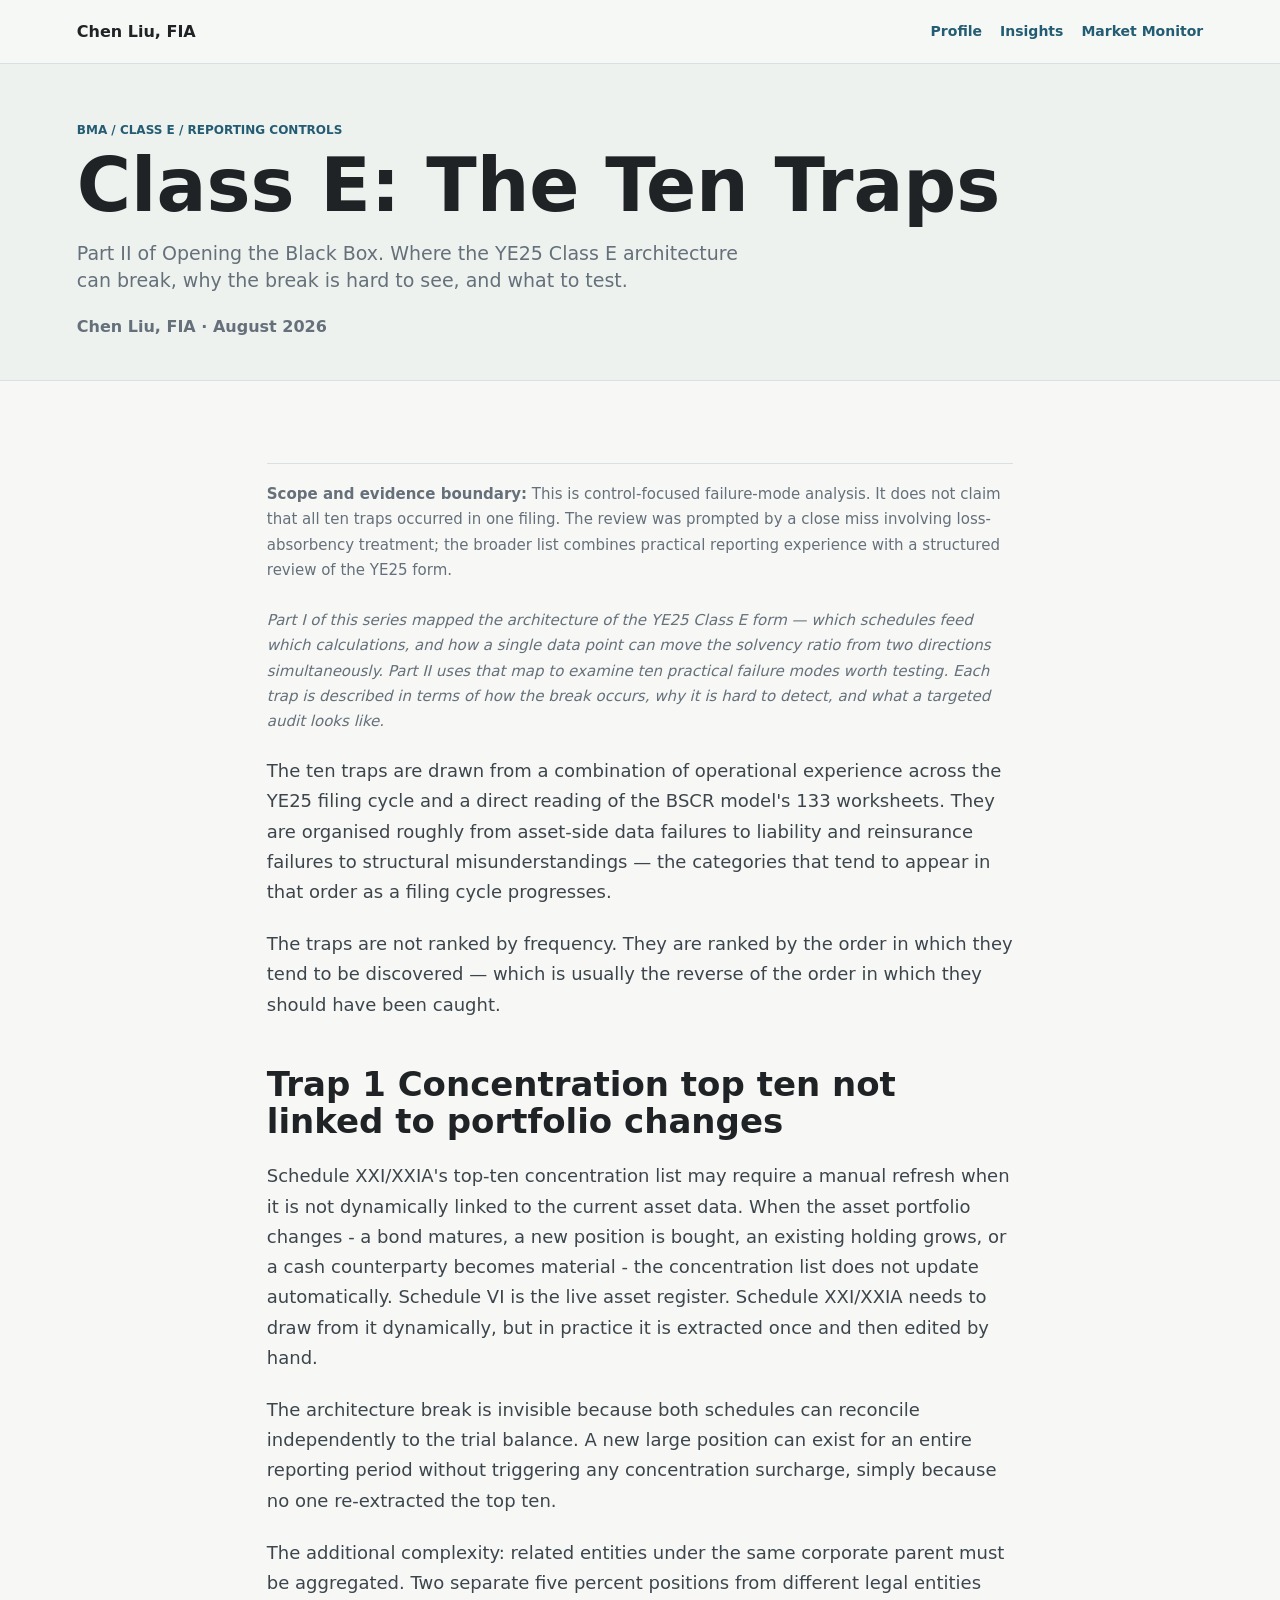
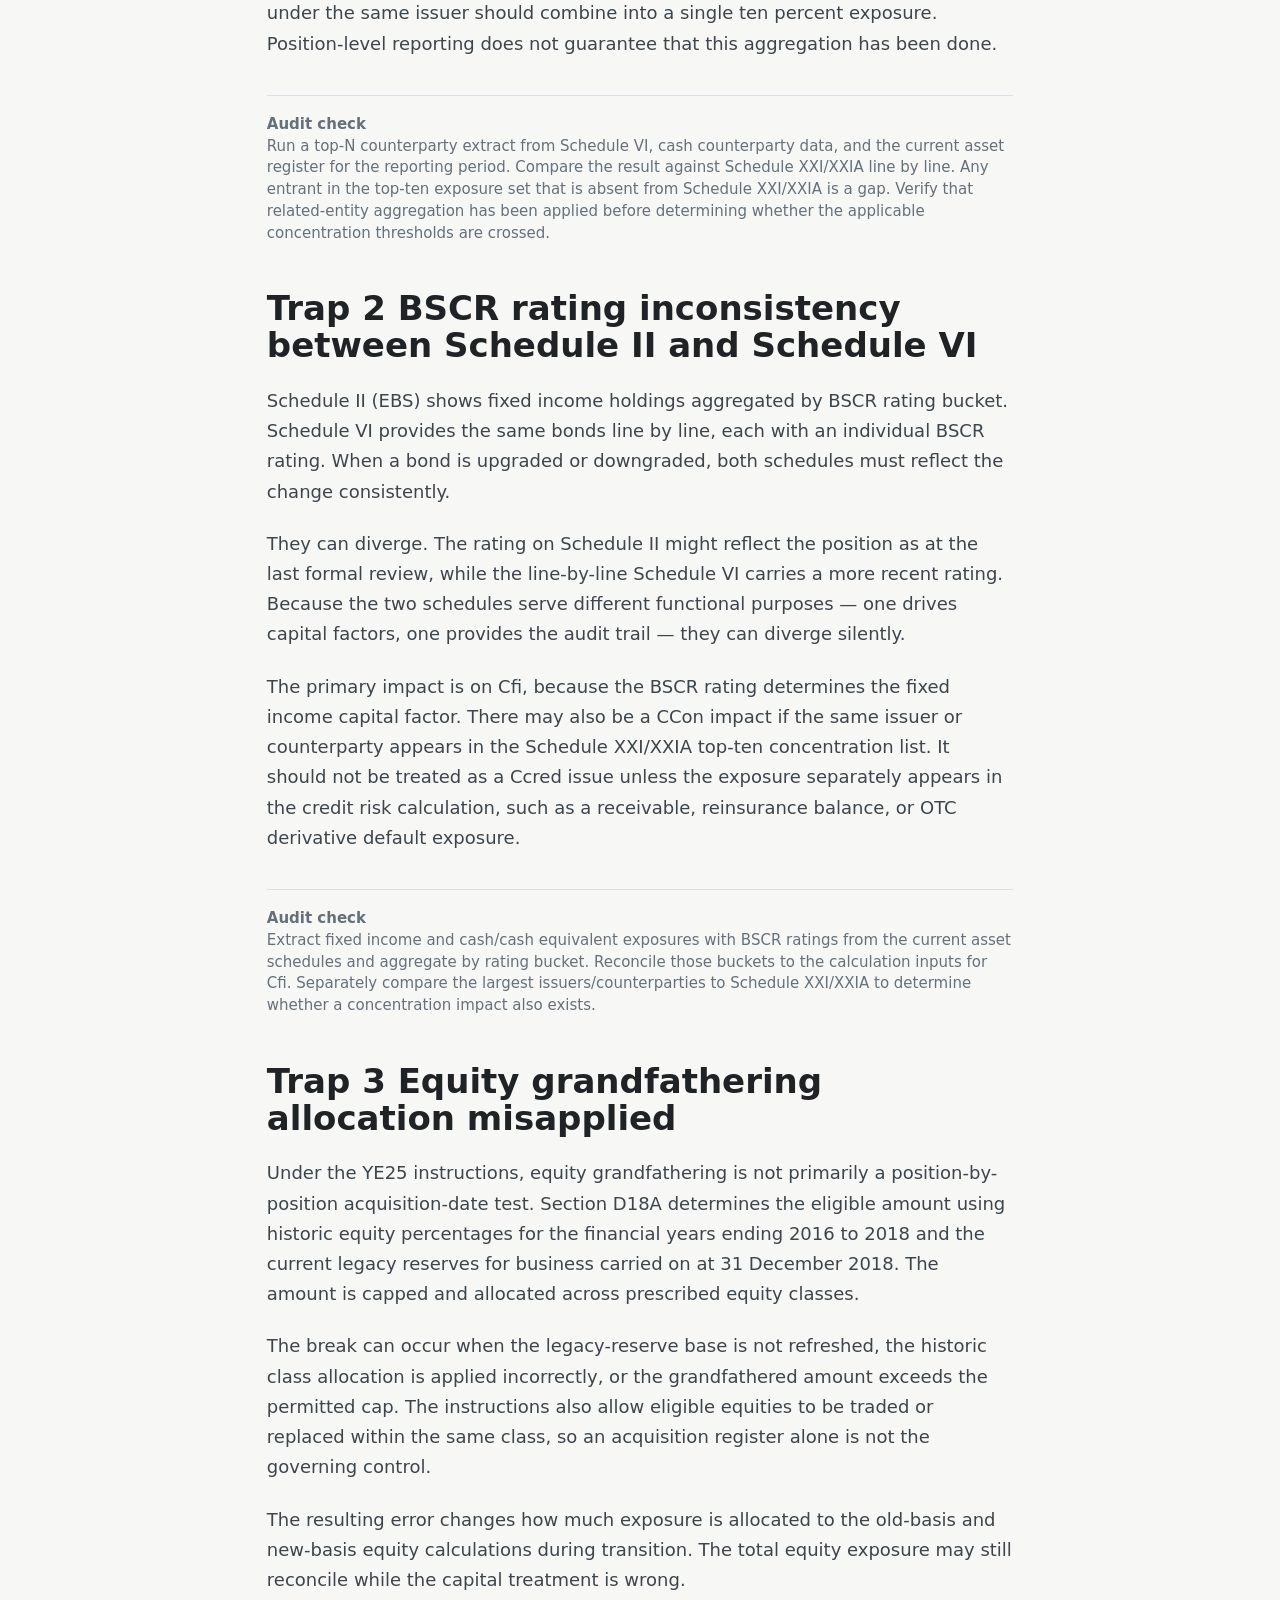
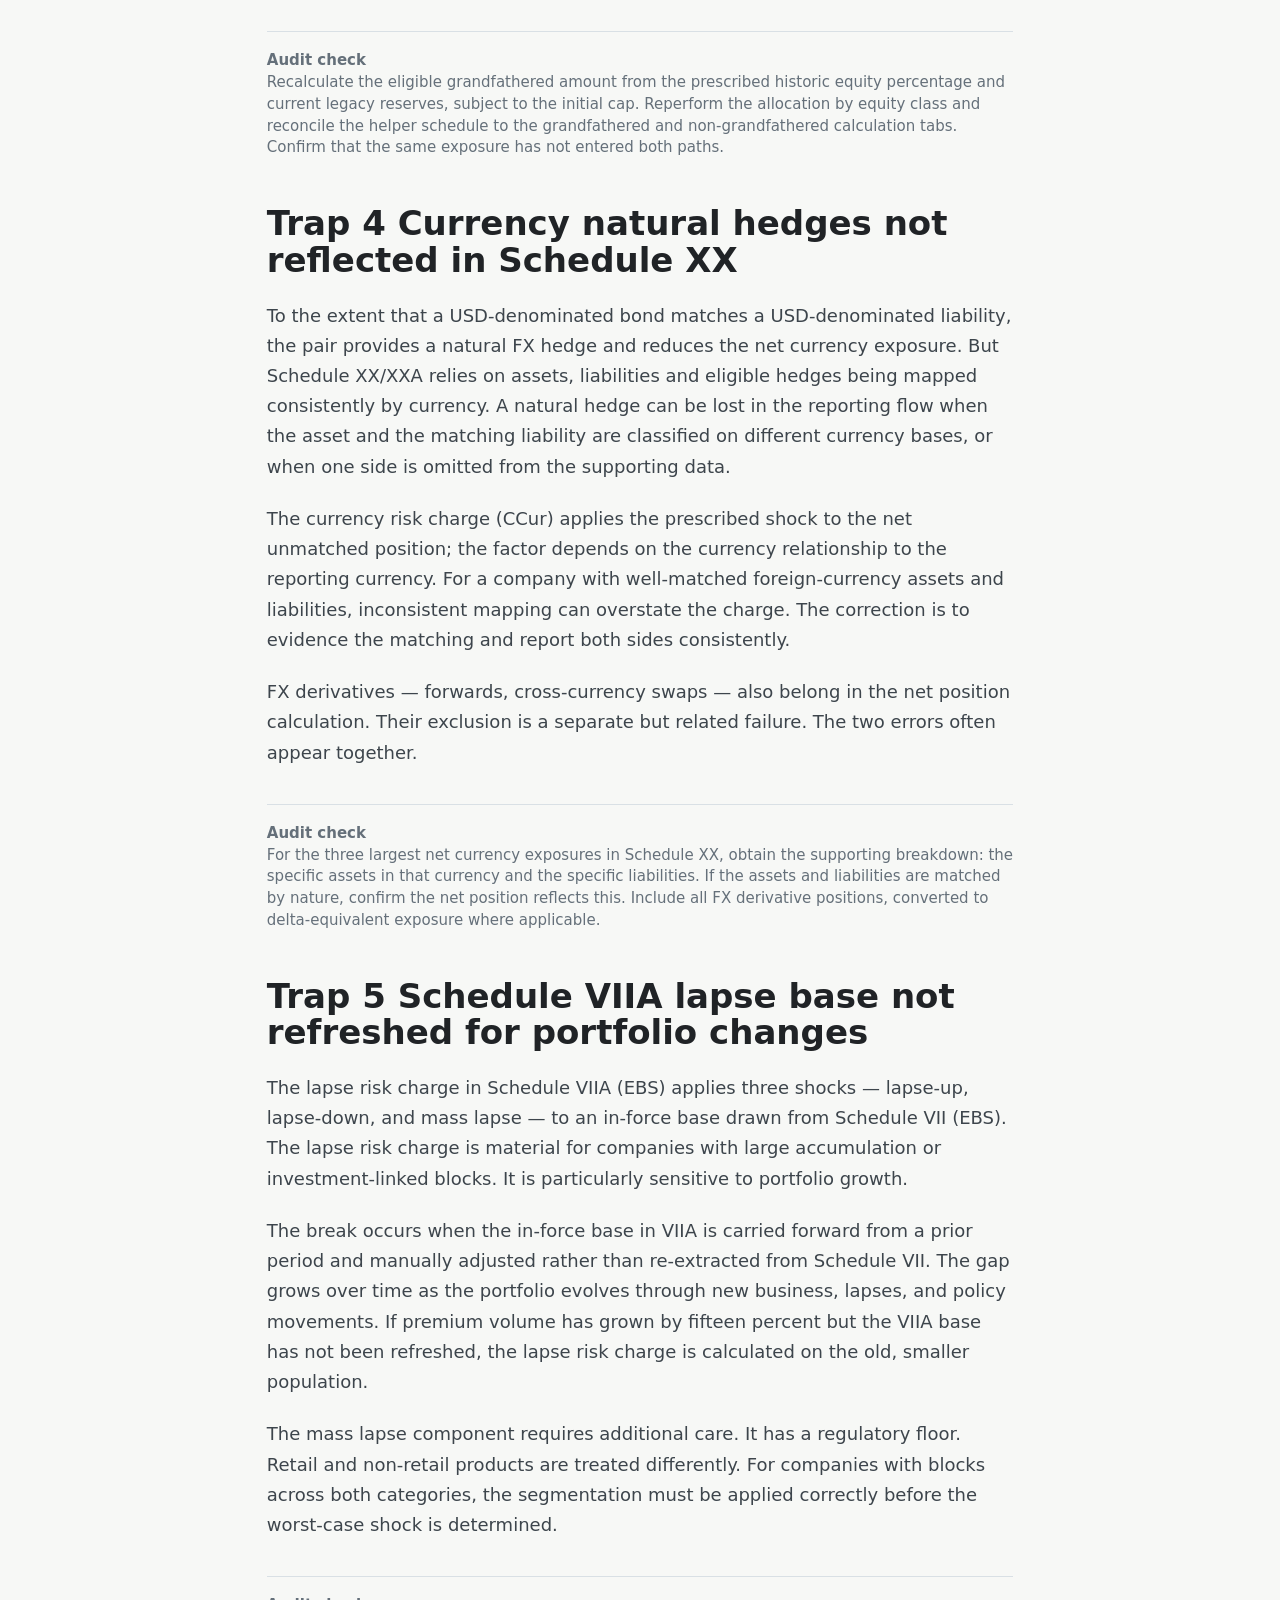
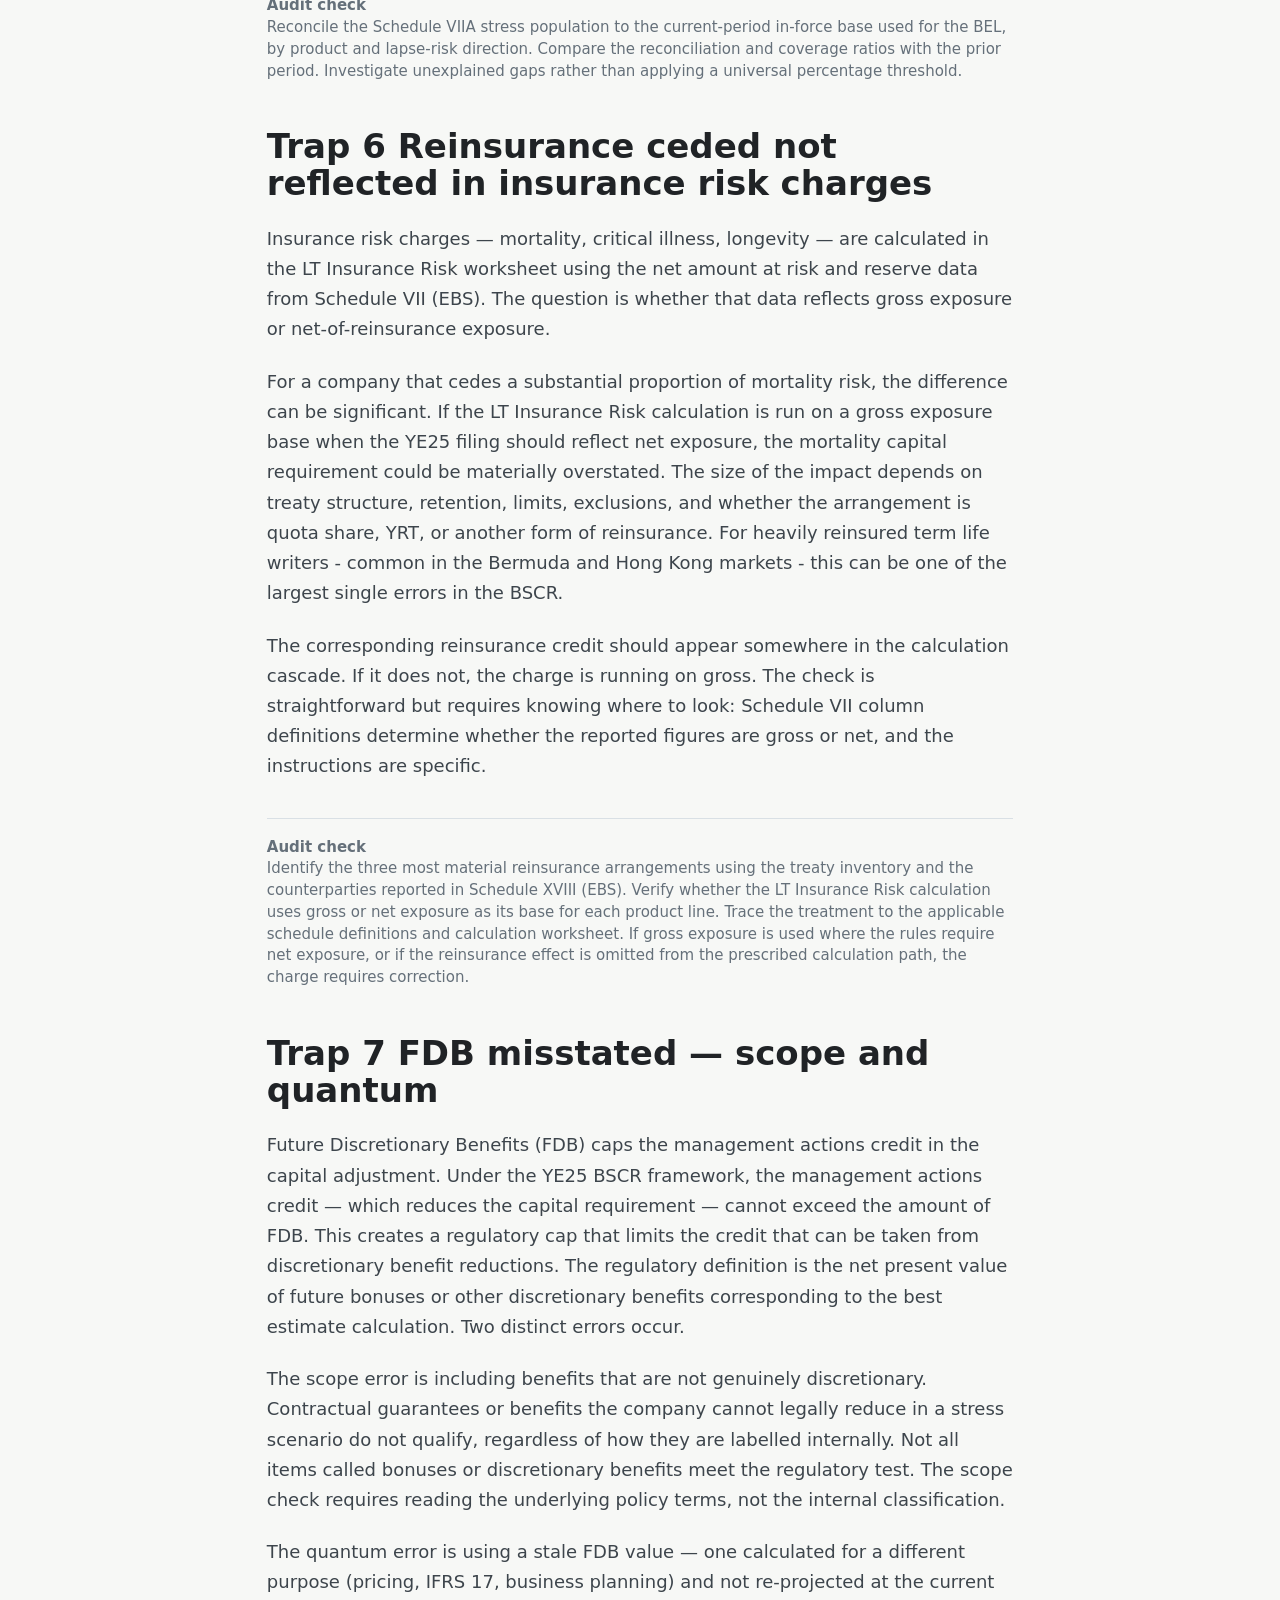
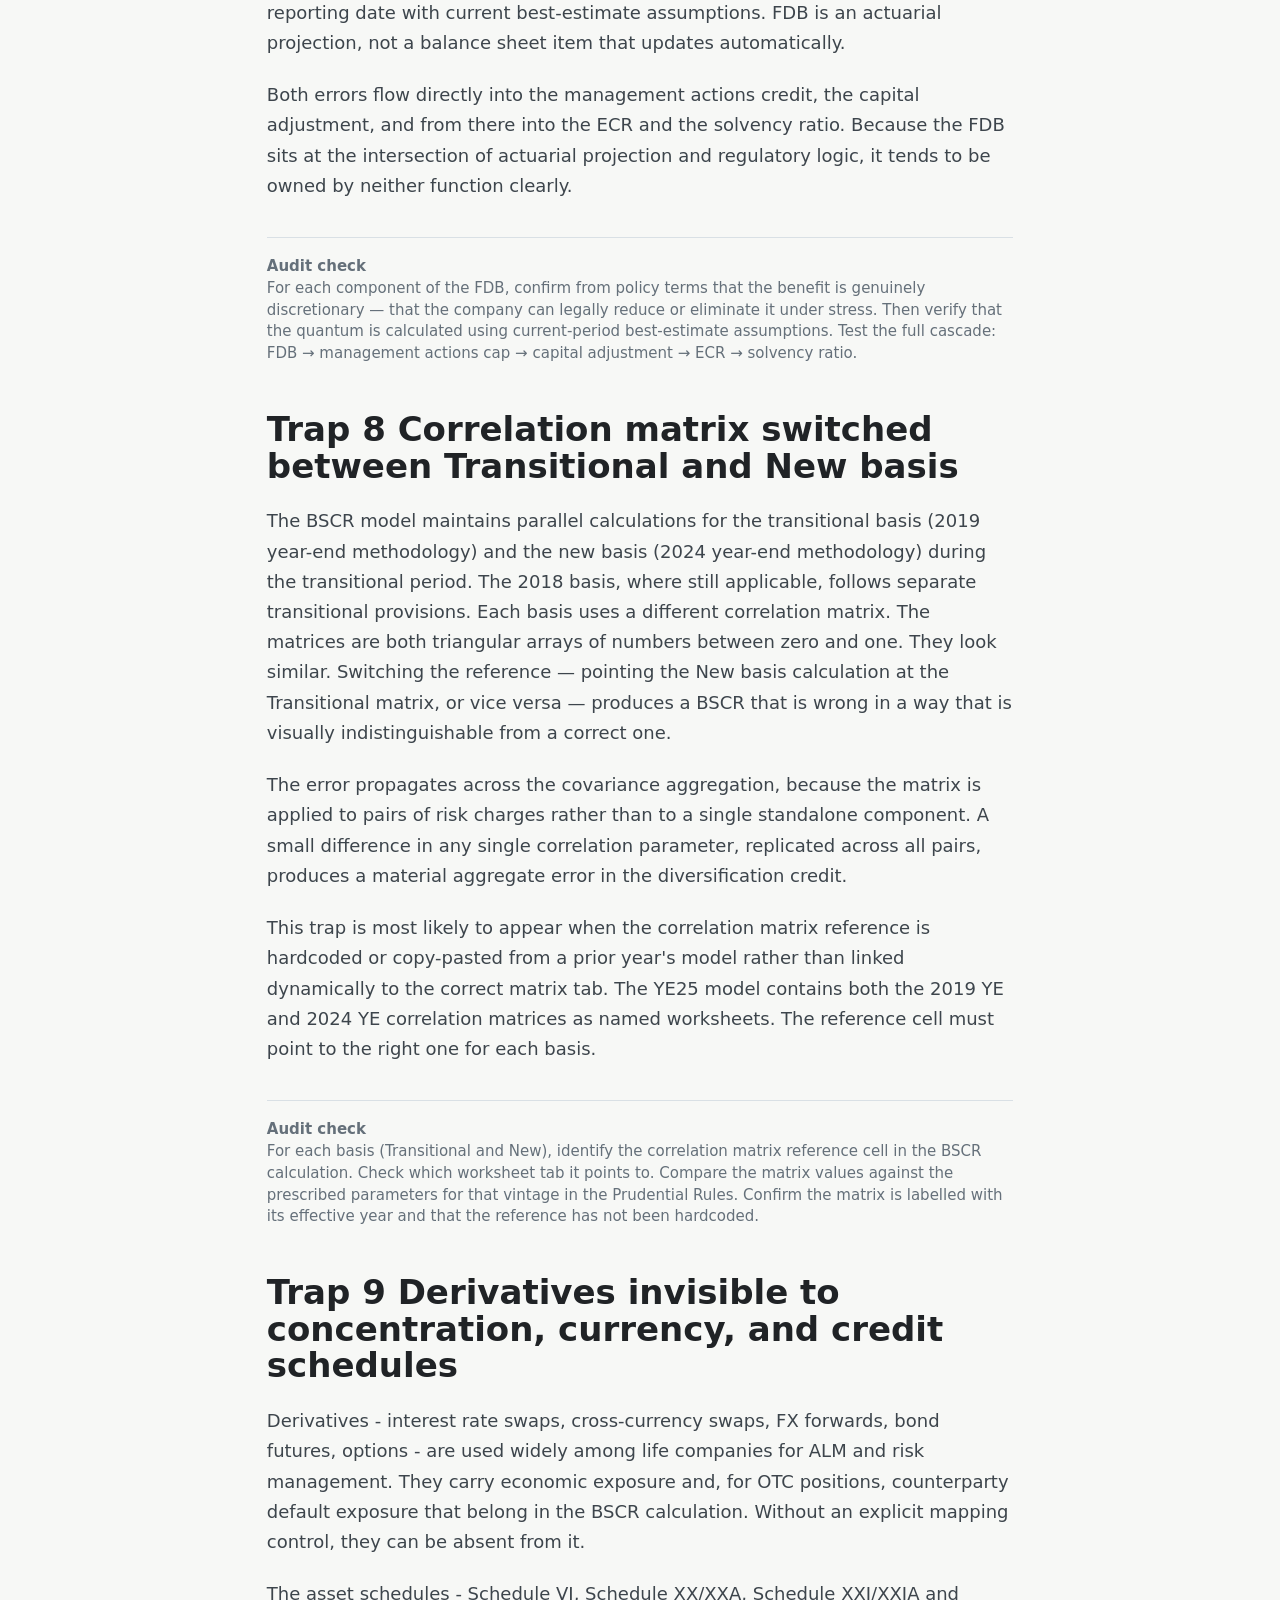
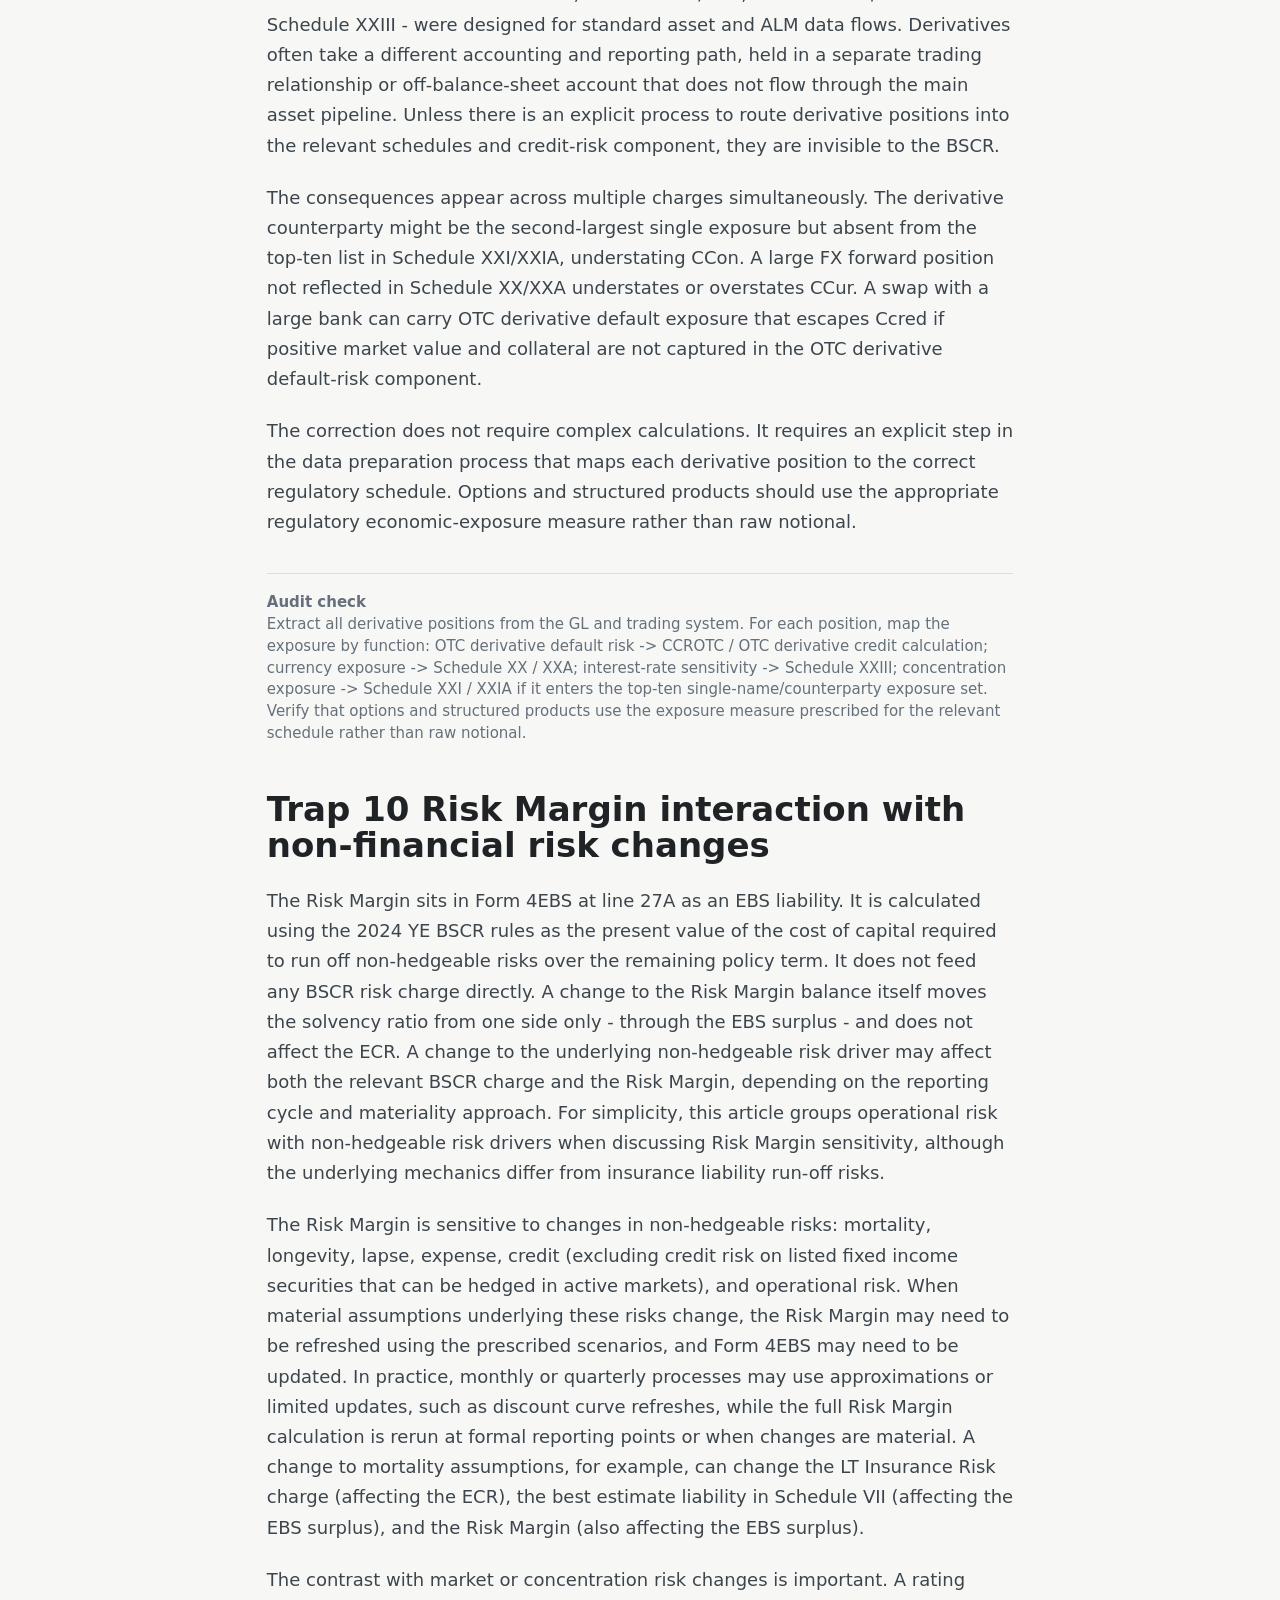
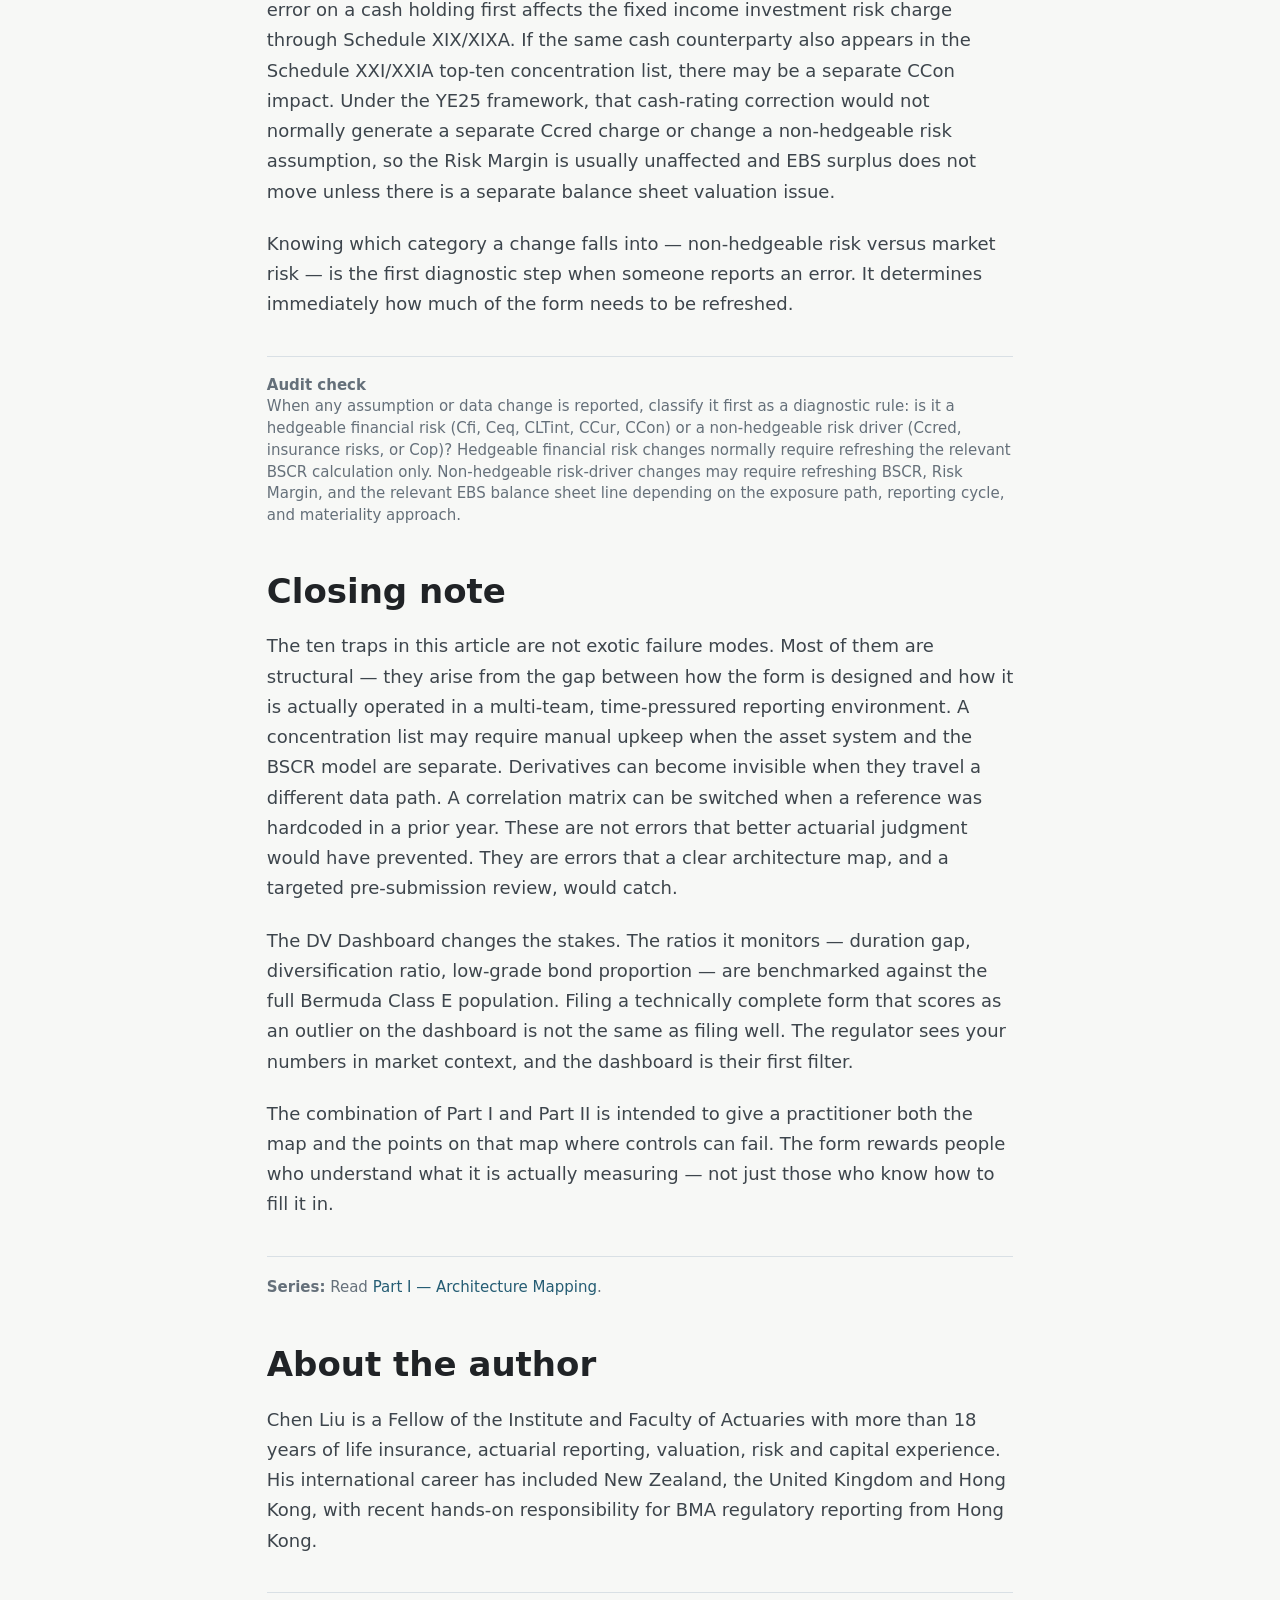
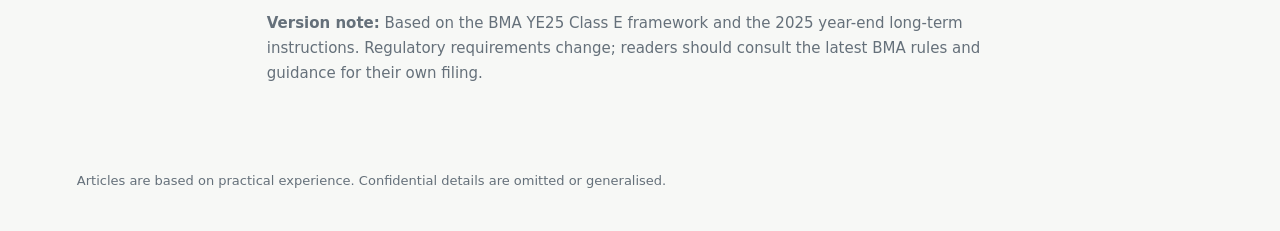
<file: articles/class-e-opening-the-black-box-part-ii-ten-traps.html>
<!doctype html>
<html lang="en">
  <head>
    <meta charset="utf-8" />
    <meta name="viewport" content="width=device-width, initial-scale=1" />
    <meta
      name="description"
      content="Ten practical failure modes in the BMA Class E filing cycle, with targeted audit checks for each."
    />
    <title>Class E: The Ten Traps | Chen Liu, FIA</title>
    <link rel="stylesheet" href="../styles.css" />
  </head>
  <body>
    <nav class="top-nav" aria-label="Site navigation">
      <a class="brand" href="../index.html">Chen Liu, FIA</a>
      <div>
        <a href="../resume.html">Profile</a>
        <a href="../insights.html">Insights</a>
        <a href="../market-monitor.html">Market Monitor</a>
      </div>
    </nav>

    <header class="article-hero">
      <p class="eyebrow">BMA / Class E / Reporting Controls</p>
      <h1>Class E: The Ten Traps</h1>
      <p class="lede">Part II of Opening the Black Box. Where the YE25 Class E architecture can break, why the break is hard to see, and what to test.</p>
      <p class="article-meta">Chen Liu, FIA · August 2026</p>
    </header>

    <main class="article-main">
      <article class="article-body">
        <p class="article-note"><strong>Scope and evidence boundary:</strong> This is control-focused failure-mode analysis. It does not claim that all ten traps occurred in one filing. The review was prompted by a close miss involving loss-absorbency treatment; the broader list combines practical reporting experience with a structured review of the YE25 form.<br /><br /><em>Part I of this series mapped the architecture of the YE25 Class E form — which schedules feed which calculations, and how a single data point can move the solvency ratio from two directions simultaneously. Part II uses that map to examine ten practical failure modes worth testing. Each trap is described in terms of how the break occurs, why it is hard to detect, and what a targeted audit looks like.</em></p>

<p>The ten traps are drawn from a combination of operational experience across the YE25 filing cycle and a direct reading of the BSCR model's 133 worksheets. They are organised roughly from asset-side data failures to liability and reinsurance failures to structural misunderstandings — the categories that tend to appear in that order as a filing cycle progresses.</p>
<p>The traps are not ranked by frequency. They are ranked by the order in which they tend to be discovered — which is usually the reverse of the order in which they should have been caught.</p>

<h2><span class="trap-number">Trap 1</span> <strong>Concentration top ten not linked to portfolio changes</strong></h2>
<p>Schedule XXI/XXIA's top-ten concentration list may require a manual refresh when it is not dynamically linked to the current asset data. When the asset portfolio changes - a bond matures, a new position is bought, an existing holding grows, or a cash counterparty becomes material - the concentration list does not update automatically. Schedule VI is the live asset register. Schedule XXI/XXIA needs to draw from it dynamically, but in practice it is extracted once and then edited by hand.</p>
<p>The architecture break is invisible because both schedules can reconcile independently to the trial balance. A new large position can exist for an entire reporting period without triggering any concentration surcharge, simply because no one re-extracted the top ten.</p>
<p>The additional complexity: related entities under the same corporate parent must be aggregated. Two separate five percent positions from different legal entities under the same issuer should combine into a single ten percent exposure. Position-level reporting does not guarantee that this aggregation has been done.</p>

<aside class="article-note"><strong>Audit check</strong><br />Run a top-N counterparty extract from Schedule VI, cash counterparty data, and the current asset register for the reporting period. Compare the result against Schedule XXI/XXIA line by line. Any entrant in the top-ten exposure set that is absent from Schedule XXI/XXIA is a gap. Verify that related-entity aggregation has been applied before determining whether the applicable concentration thresholds are crossed.</aside>
<h2><span class="trap-number">Trap 2</span> <strong>BSCR rating inconsistency between Schedule II and Schedule VI</strong></h2>
<p>Schedule II (EBS) shows fixed income holdings aggregated by BSCR rating bucket. Schedule VI provides the same bonds line by line, each with an individual BSCR rating. When a bond is upgraded or downgraded, both schedules must reflect the change consistently.</p>
<p>They can diverge. The rating on Schedule II might reflect the position as at the last formal review, while the line-by-line Schedule VI carries a more recent rating. Because the two schedules serve different functional purposes — one drives capital factors, one provides the audit trail — they can diverge silently.</p>
<p>The primary impact is on Cfi, because the BSCR rating determines the fixed income capital factor. There may also be a CCon impact if the same issuer or counterparty appears in the Schedule XXI/XXIA top-ten concentration list. It should not be treated as a Ccred issue unless the exposure separately appears in the credit risk calculation, such as a receivable, reinsurance balance, or OTC derivative default exposure.</p>

<aside class="article-note"><strong>Audit check</strong><br />Extract fixed income and cash/cash equivalent exposures with BSCR ratings from the current asset schedules and aggregate by rating bucket. Reconcile those buckets to the calculation inputs for Cfi. Separately compare the largest issuers/counterparties to Schedule XXI/XXIA to determine whether a concentration impact also exists.</aside>
<h2><span class="trap-number">Trap 3</span> <strong>Equity grandfathering allocation misapplied</strong></h2>
<p>Under the YE25 instructions, equity grandfathering is not primarily a position-by-position acquisition-date test. Section D18A determines the eligible amount using historic equity percentages for the financial years ending 2016 to 2018 and the current legacy reserves for business carried on at 31 December 2018. The amount is capped and allocated across prescribed equity classes.</p>
<p>The break can occur when the legacy-reserve base is not refreshed, the historic class allocation is applied incorrectly, or the grandfathered amount exceeds the permitted cap. The instructions also allow eligible equities to be traded or replaced within the same class, so an acquisition register alone is not the governing control.</p>
<p>The resulting error changes how much exposure is allocated to the old-basis and new-basis equity calculations during transition. The total equity exposure may still reconcile while the capital treatment is wrong.</p>
<aside class="article-note"><strong>Audit check</strong><br />Recalculate the eligible grandfathered amount from the prescribed historic equity percentage and current legacy reserves, subject to the initial cap. Reperform the allocation by equity class and reconcile the helper schedule to the grandfathered and non-grandfathered calculation tabs. Confirm that the same exposure has not entered both paths.</aside>

<h2><span class="trap-number">Trap 4</span> <strong>Currency natural hedges not reflected in Schedule XX</strong></h2>
<p>To the extent that a USD-denominated bond matches a USD-denominated liability, the pair provides a natural FX hedge and reduces the net currency exposure. But Schedule XX/XXA relies on assets, liabilities and eligible hedges being mapped consistently by currency. A natural hedge can be lost in the reporting flow when the asset and the matching liability are classified on different currency bases, or when one side is omitted from the supporting data.</p>
<p>The currency risk charge (CCur) applies the prescribed shock to the net unmatched position; the factor depends on the currency relationship to the reporting currency. For a company with well-matched foreign-currency assets and liabilities, inconsistent mapping can overstate the charge. The correction is to evidence the matching and report both sides consistently.</p>
<p>FX derivatives — forwards, cross-currency swaps — also belong in the net position calculation. Their exclusion is a separate but related failure. The two errors often appear together.</p>

<aside class="article-note"><strong>Audit check</strong><br />For the three largest net currency exposures in Schedule XX, obtain the supporting breakdown: the specific assets in that currency and the specific liabilities. If the assets and liabilities are matched by nature, confirm the net position reflects this. Include all FX derivative positions, converted to delta-equivalent exposure where applicable.</aside>
<h2><span class="trap-number">Trap 5</span> <strong>Schedule VIIA lapse base not refreshed for portfolio changes</strong></h2>
<p>The lapse risk charge in Schedule VIIA (EBS) applies three shocks — lapse-up, lapse-down, and mass lapse — to an in-force base drawn from Schedule VII (EBS). The lapse risk charge is material for companies with large accumulation or investment-linked blocks. It is particularly sensitive to portfolio growth.</p>
<p>The break occurs when the in-force base in VIIA is carried forward from a prior period and manually adjusted rather than re-extracted from Schedule VII. The gap grows over time as the portfolio evolves through new business, lapses, and policy movements. If premium volume has grown by fifteen percent but the VIIA base has not been refreshed, the lapse risk charge is calculated on the old, smaller population.</p>
<p>The mass lapse component requires additional care. It has a regulatory floor. Retail and non-retail products are treated differently. For companies with blocks across both categories, the segmentation must be applied correctly before the worst-case shock is determined.</p>

<aside class="article-note"><strong>Audit check</strong><br />Reconcile the Schedule VIIA stress population to the current-period in-force base used for the BEL, by product and lapse-risk direction. Compare the reconciliation and coverage ratios with the prior period. Investigate unexplained gaps rather than applying a universal percentage threshold.</aside>

<h2><span class="trap-number">Trap 6</span> <strong>Reinsurance ceded not reflected in insurance risk charges</strong></h2>
<p>Insurance risk charges — mortality, critical illness, longevity — are calculated in the LT Insurance Risk worksheet using the net amount at risk and reserve data from Schedule VII (EBS). The question is whether that data reflects gross exposure or net-of-reinsurance exposure.</p>
<p>For a company that cedes a substantial proportion of mortality risk, the difference can be significant. If the LT Insurance Risk calculation is run on a gross exposure base when the YE25 filing should reflect net exposure, the mortality capital requirement could be materially overstated. The size of the impact depends on treaty structure, retention, limits, exclusions, and whether the arrangement is quota share, YRT, or another form of reinsurance. For heavily reinsured term life writers - common in the Bermuda and Hong Kong markets - this can be one of the largest single errors in the BSCR.</p>
<p>The corresponding reinsurance credit should appear somewhere in the calculation cascade. If it does not, the charge is running on gross. The check is straightforward but requires knowing where to look: Schedule VII column definitions determine whether the reported figures are gross or net, and the instructions are specific.</p>

<aside class="article-note"><strong>Audit check</strong><br />Identify the three most material reinsurance arrangements using the treaty inventory and the counterparties reported in Schedule XVIII (EBS). Verify whether the LT Insurance Risk calculation uses gross or net exposure as its base for each product line. Trace the treatment to the applicable schedule definitions and calculation worksheet. If gross exposure is used where the rules require net exposure, or if the reinsurance effect is omitted from the prescribed calculation path, the charge requires correction.</aside>
<h2><span class="trap-number">Trap 7</span> <strong>FDB misstated — scope and quantum</strong></h2>
<p>Future Discretionary Benefits (FDB) caps the management actions credit in the capital adjustment. Under the YE25 BSCR framework, the management actions credit — which reduces the capital requirement — cannot exceed the amount of FDB. This creates a regulatory cap that limits the credit that can be taken from discretionary benefit reductions. The regulatory definition is the net present value of future bonuses or other discretionary benefits corresponding to the best estimate calculation. Two distinct errors occur.</p>
<p>The scope error is including benefits that are not genuinely discretionary. Contractual guarantees or benefits the company cannot legally reduce in a stress scenario do not qualify, regardless of how they are labelled internally. Not all items called bonuses or discretionary benefits meet the regulatory test. The scope check requires reading the underlying policy terms, not the internal classification.</p>
<p>The quantum error is using a stale FDB value — one calculated for a different purpose (pricing, IFRS 17, business planning) and not re-projected at the current reporting date with current best-estimate assumptions. FDB is an actuarial projection, not a balance sheet item that updates automatically.</p>
<p>Both errors flow directly into the management actions credit, the capital adjustment, and from there into the ECR and the solvency ratio. Because the FDB sits at the intersection of actuarial projection and regulatory logic, it tends to be owned by neither function clearly.</p>

<aside class="article-note"><strong>Audit check</strong><br />For each component of the FDB, confirm from policy terms that the benefit is genuinely discretionary — that the company can legally reduce or eliminate it under stress. Then verify that the quantum is calculated using current-period best-estimate assumptions. Test the full cascade: FDB → management actions cap → capital adjustment → ECR → solvency ratio.</aside>
<h2><span class="trap-number">Trap 8</span> <strong>Correlation matrix switched between Transitional and New basis</strong></h2>
<p>The BSCR model maintains parallel calculations for the transitional basis (2019 year-end methodology) and the new basis (2024 year-end methodology) during the transitional period. The 2018 basis, where still applicable, follows separate transitional provisions. Each basis uses a different correlation matrix. The matrices are both triangular arrays of numbers between zero and one. They look similar. Switching the reference — pointing the New basis calculation at the Transitional matrix, or vice versa — produces a BSCR that is wrong in a way that is visually indistinguishable from a correct one.</p>
<p>The error propagates across the covariance aggregation, because the matrix is applied to pairs of risk charges rather than to a single standalone component. A small difference in any single correlation parameter, replicated across all pairs, produces a material aggregate error in the diversification credit.</p>
<p>This trap is most likely to appear when the correlation matrix reference is hardcoded or copy-pasted from a prior year's model rather than linked dynamically to the correct matrix tab. The YE25 model contains both the 2019 YE and 2024 YE correlation matrices as named worksheets. The reference cell must point to the right one for each basis.</p>

<aside class="article-note"><strong>Audit check</strong><br />For each basis (Transitional and New), identify the correlation matrix reference cell in the BSCR calculation. Check which worksheet tab it points to. Compare the matrix values against the prescribed parameters for that vintage in the Prudential Rules. Confirm the matrix is labelled with its effective year and that the reference has not been hardcoded.</aside>
<h2><span class="trap-number">Trap 9</span> <strong>Derivatives invisible to concentration, currency, and credit schedules</strong></h2>
<p>Derivatives - interest rate swaps, cross-currency swaps, FX forwards, bond futures, options - are used widely among life companies for ALM and risk management. They carry economic exposure and, for OTC positions, counterparty default exposure that belong in the BSCR calculation. Without an explicit mapping control, they can be absent from it.</p>
<p>The asset schedules - Schedule VI, Schedule XX/XXA, Schedule XXI/XXIA and Schedule XXIII - were designed for standard asset and ALM data flows. Derivatives often take a different accounting and reporting path, held in a separate trading relationship or off-balance-sheet account that does not flow through the main asset pipeline. Unless there is an explicit process to route derivative positions into the relevant schedules and credit-risk component, they are invisible to the BSCR.</p>
<p>The consequences appear across multiple charges simultaneously. The derivative counterparty might be the second-largest single exposure but absent from the top-ten list in Schedule XXI/XXIA, understating CCon. A large FX forward position not reflected in Schedule XX/XXA understates or overstates CCur. A swap with a large bank can carry OTC derivative default exposure that escapes Ccred if positive market value and collateral are not captured in the OTC derivative default-risk component.</p>
<p>The correction does not require complex calculations. It requires an explicit step in the data preparation process that maps each derivative position to the correct regulatory schedule. Options and structured products should use the appropriate regulatory economic-exposure measure rather than raw notional.</p>

<aside class="article-note"><strong>Audit check</strong><br />Extract all derivative positions from the GL and trading system. For each position, map the exposure by function: OTC derivative default risk -&gt; CCROTC / OTC derivative credit calculation; currency exposure -&gt; Schedule XX / XXA; interest-rate sensitivity -&gt; Schedule XXIII; concentration exposure -&gt; Schedule XXI / XXIA if it enters the top-ten single-name/counterparty exposure set. Verify that options and structured products use the exposure measure prescribed for the relevant schedule rather than raw notional.</aside>
<h2><span class="trap-number">Trap 10</span> <strong>Risk Margin interaction with non-financial risk changes</strong></h2>
<p>The Risk Margin sits in Form 4EBS at line 27A as an EBS liability. It is calculated using the 2024 YE BSCR rules as the present value of the cost of capital required to run off non-hedgeable risks over the remaining policy term. It does not feed any BSCR risk charge directly. A change to the Risk Margin balance itself moves the solvency ratio from one side only - through the EBS surplus - and does not affect the ECR. A change to the underlying non-hedgeable risk driver may affect both the relevant BSCR charge and the Risk Margin, depending on the reporting cycle and materiality approach. For simplicity, this article groups operational risk with non-hedgeable risk drivers when discussing Risk Margin sensitivity, although the underlying mechanics differ from insurance liability run-off risks.</p>
<p>The Risk Margin is sensitive to changes in non-hedgeable risks: mortality, longevity, lapse, expense, credit (excluding credit risk on listed fixed income securities that can be hedged in active markets), and operational risk. When material assumptions underlying these risks change, the Risk Margin may need to be refreshed using the prescribed scenarios, and Form 4EBS may need to be updated. In practice, monthly or quarterly processes may use approximations or limited updates, such as discount curve refreshes, while the full Risk Margin calculation is rerun at formal reporting points or when changes are material. A change to mortality assumptions, for example, can change the LT Insurance Risk charge (affecting the ECR), the best estimate liability in Schedule VII (affecting the EBS surplus), and the Risk Margin (also affecting the EBS surplus).</p>
<p>The contrast with market or concentration risk changes is important. A rating error on a cash holding first affects the fixed income investment risk charge through Schedule XIX/XIXA. If the same cash counterparty also appears in the Schedule XXI/XXIA top-ten concentration list, there may be a separate CCon impact. Under the YE25 framework, that cash-rating correction would not normally generate a separate Ccred charge or change a non-hedgeable risk assumption, so the Risk Margin is usually unaffected and EBS surplus does not move unless there is a separate balance sheet valuation issue.</p>
<p>Knowing which category a change falls into — non-hedgeable risk versus market risk — is the first diagnostic step when someone reports an error. It determines immediately how much of the form needs to be refreshed.</p>

<aside class="article-note"><strong>Audit check</strong><br />When any assumption or data change is reported, classify it first as a diagnostic rule: is it a hedgeable financial risk (Cfi, Ceq, CLTint, CCur, CCon) or a non-hedgeable risk driver (Ccred, insurance risks, or Cop)? Hedgeable financial risk changes normally require refreshing the relevant BSCR calculation only. Non-hedgeable risk-driver changes may require refreshing BSCR, Risk Margin, and the relevant EBS balance sheet line depending on the exposure path, reporting cycle, and materiality approach.</aside>

<h2>Closing note</h2>
<p>The ten traps in this article are not exotic failure modes. Most of them are structural — they arise from the gap between how the form is designed and how it is actually operated in a multi-team, time-pressured reporting environment. A concentration list may require manual upkeep when the asset system and the BSCR model are separate. Derivatives can become invisible when they travel a different data path. A correlation matrix can be switched when a reference was hardcoded in a prior year. These are not errors that better actuarial judgment would have prevented. They are errors that a clear architecture map, and a targeted pre-submission review, would catch.</p>
<p>The DV Dashboard changes the stakes. The ratios it monitors — duration gap, diversification ratio, low-grade bond proportion — are benchmarked against the full Bermuda Class E population. Filing a technically complete form that scores as an outlier on the dashboard is not the same as filing well. The regulator sees your numbers in market context, and the dashboard is their first filter.</p>
<p>The combination of Part I and Part II is intended to give a practitioner both the map and the points on that map where controls can fail. The form rewards people who understand what it is actually measuring — not just those who know how to fill it in.</p>

        <p class="article-note">
          <strong>Series:</strong>
          Read <a href="class-e-opening-the-black-box-part-i.html">Part I — Architecture Mapping</a>.
        </p>

        <h2>About the author</h2>
        <p>Chen Liu is a Fellow of the Institute and Faculty of Actuaries with more than 18 years of life insurance, actuarial reporting, valuation, risk and capital experience. His international career has included New Zealand, the United Kingdom and Hong Kong, with recent hands-on responsibility for BMA regulatory reporting from Hong Kong.</p>
        <p class="article-note"><strong>Version note:</strong> Based on the BMA YE25 Class E framework and the 2025 year-end long-term instructions. Regulatory requirements change; readers should consult the latest BMA rules and guidance for their own filing.</p>
      </article>
    </main>

    <footer>
      <p>Articles are based on practical experience. Confidential details are omitted or generalised.</p>
    </footer>
  </body>
</html>
</file>
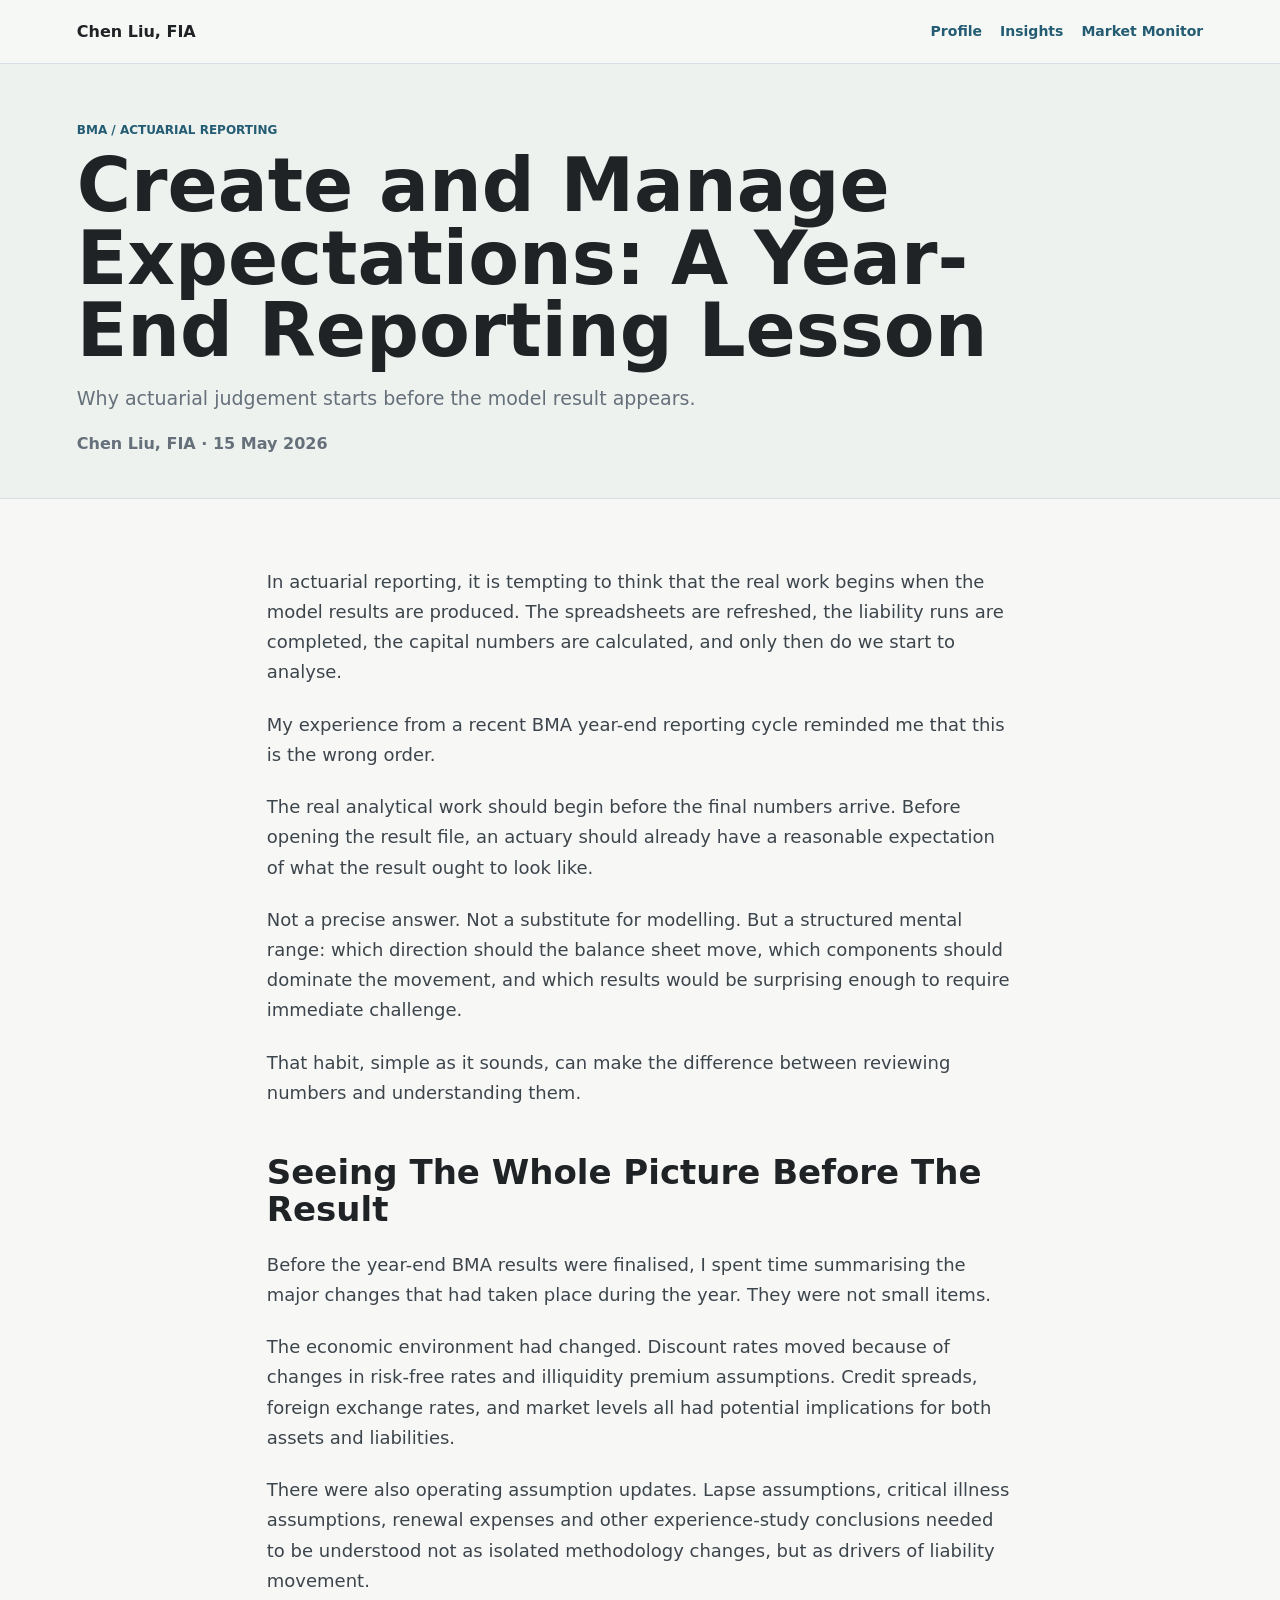
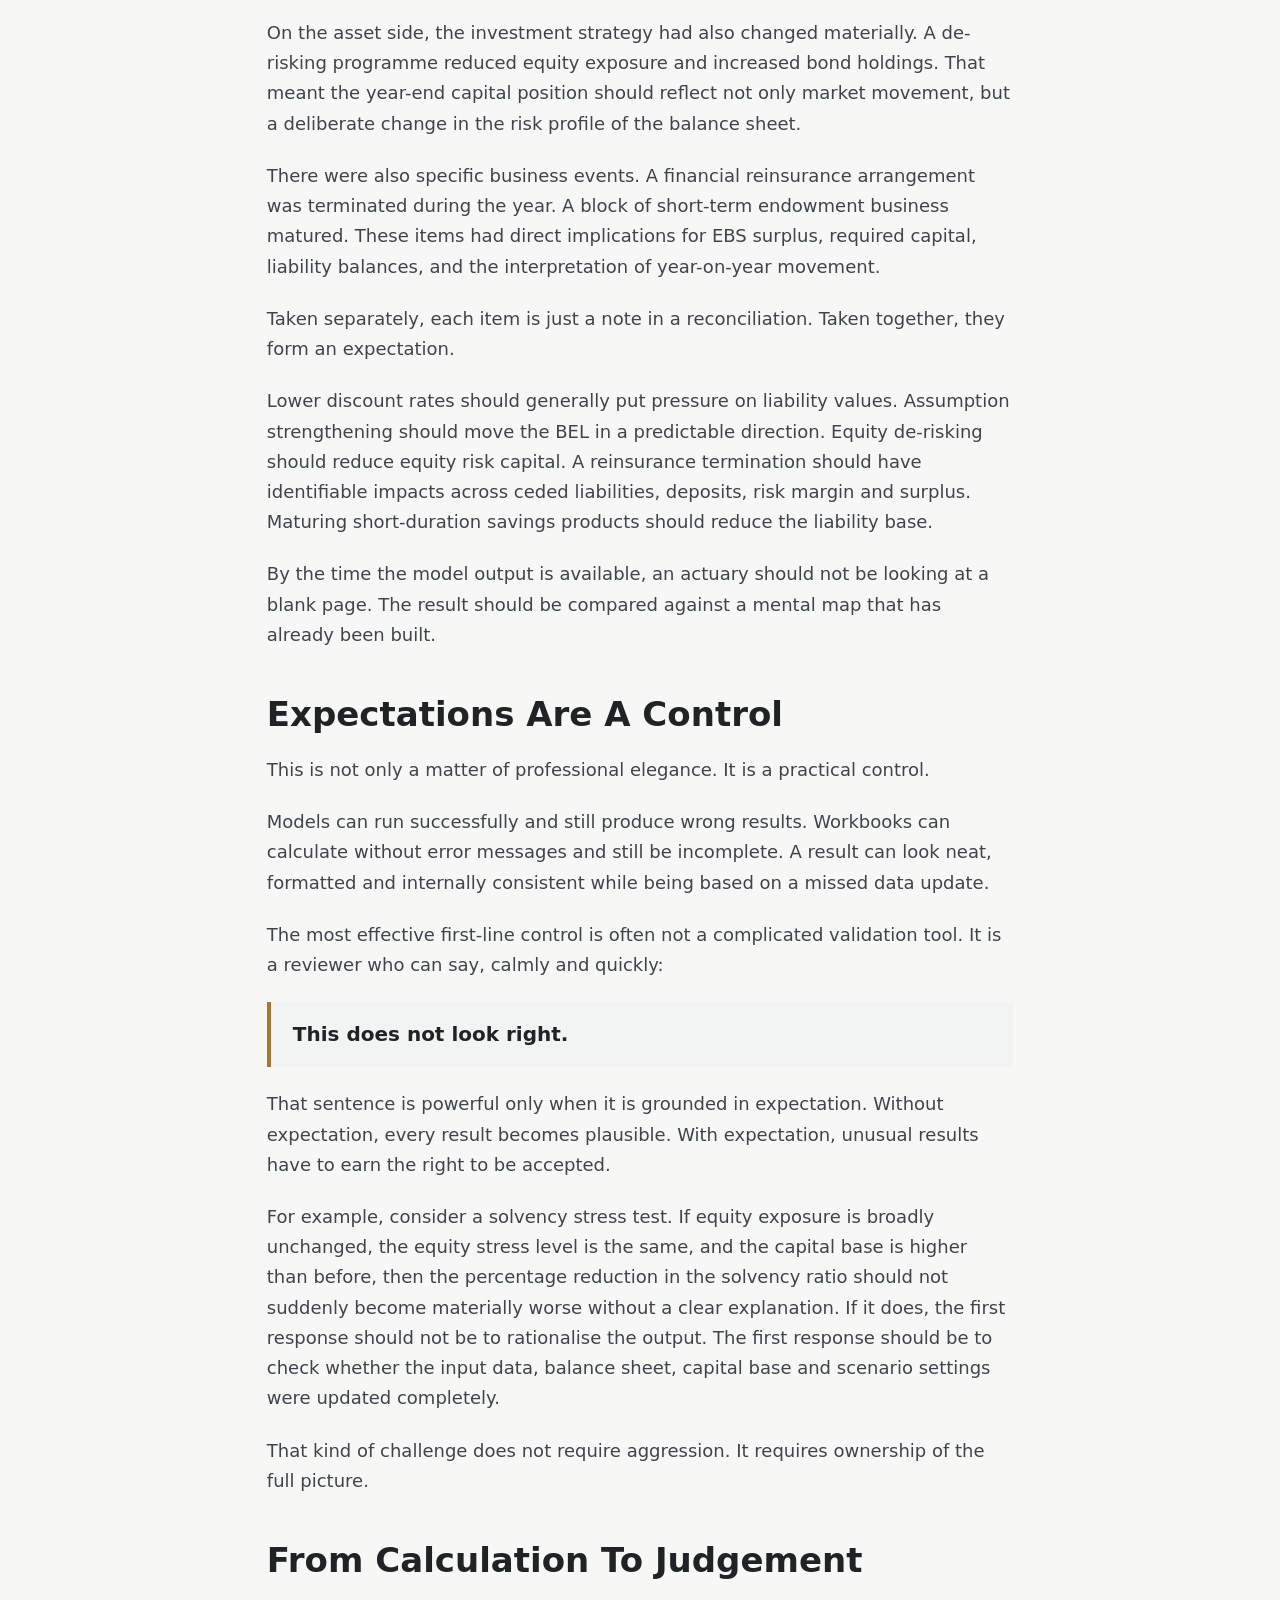
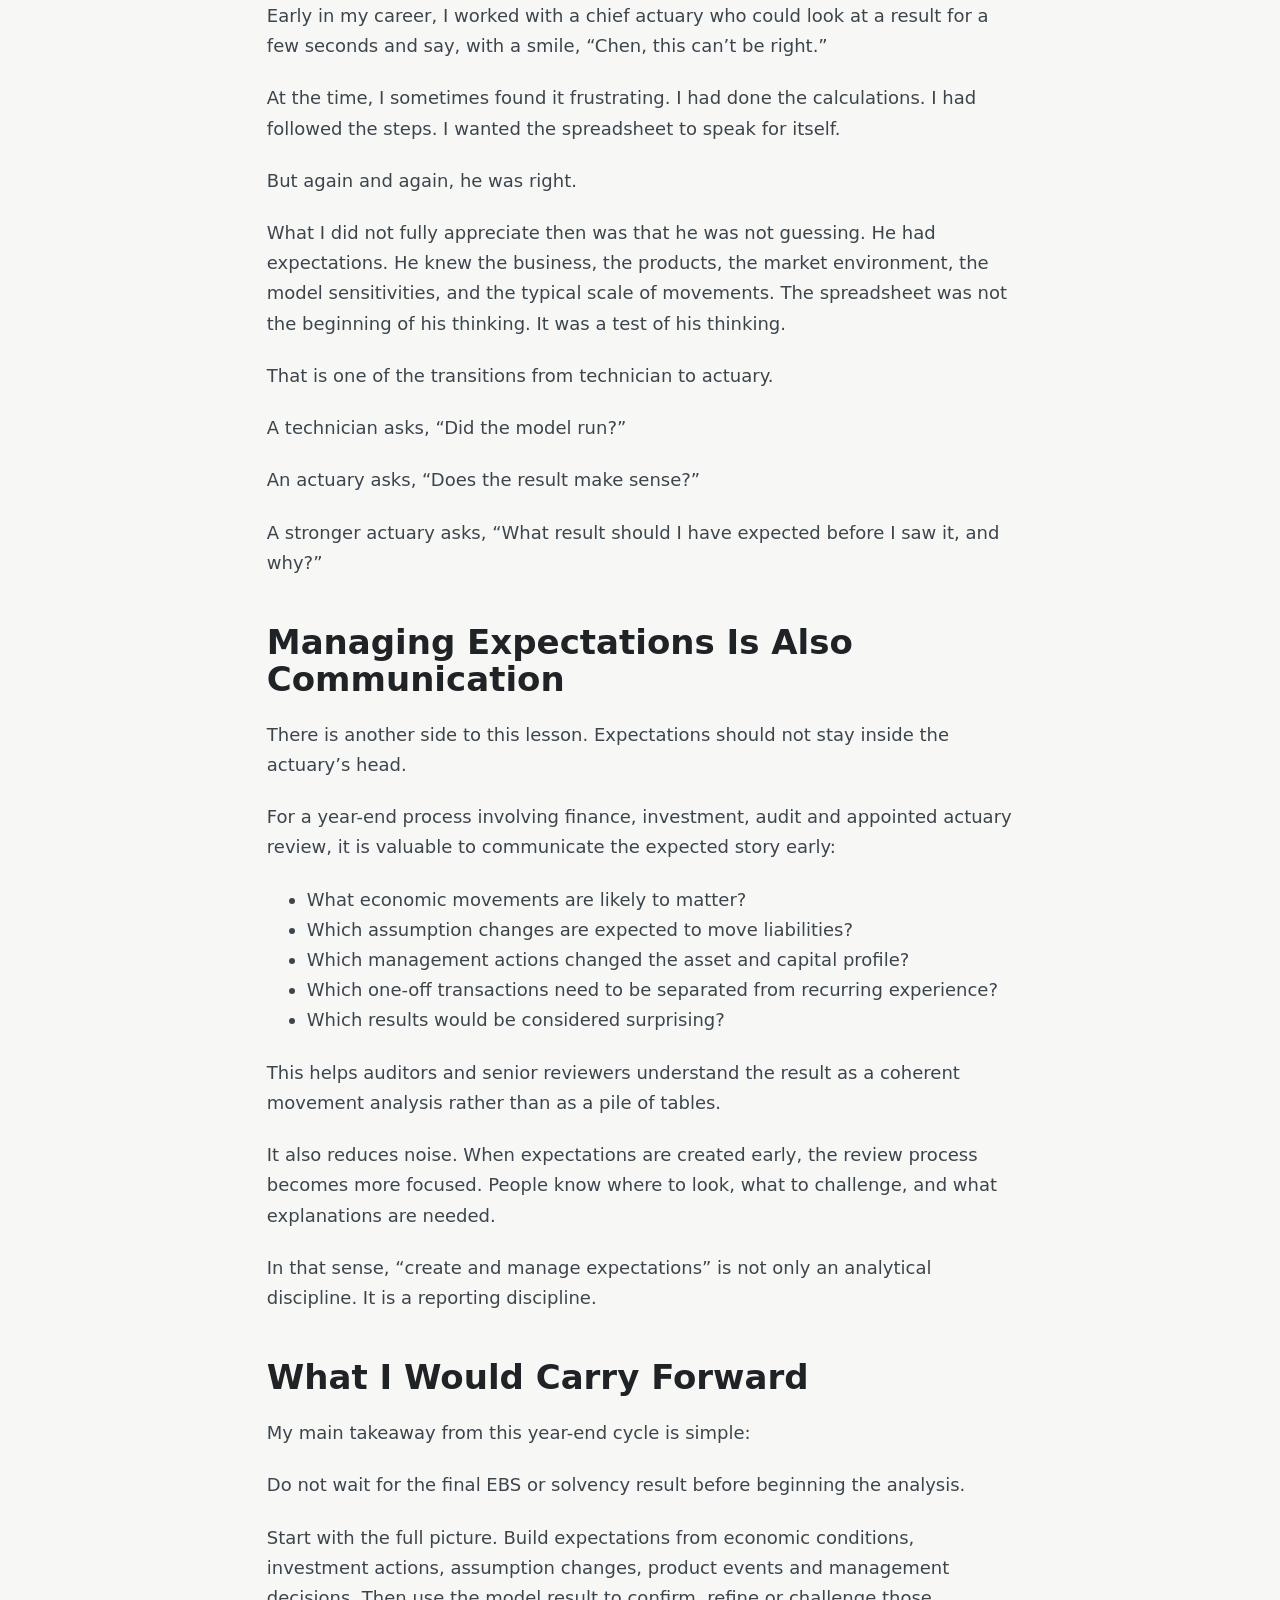
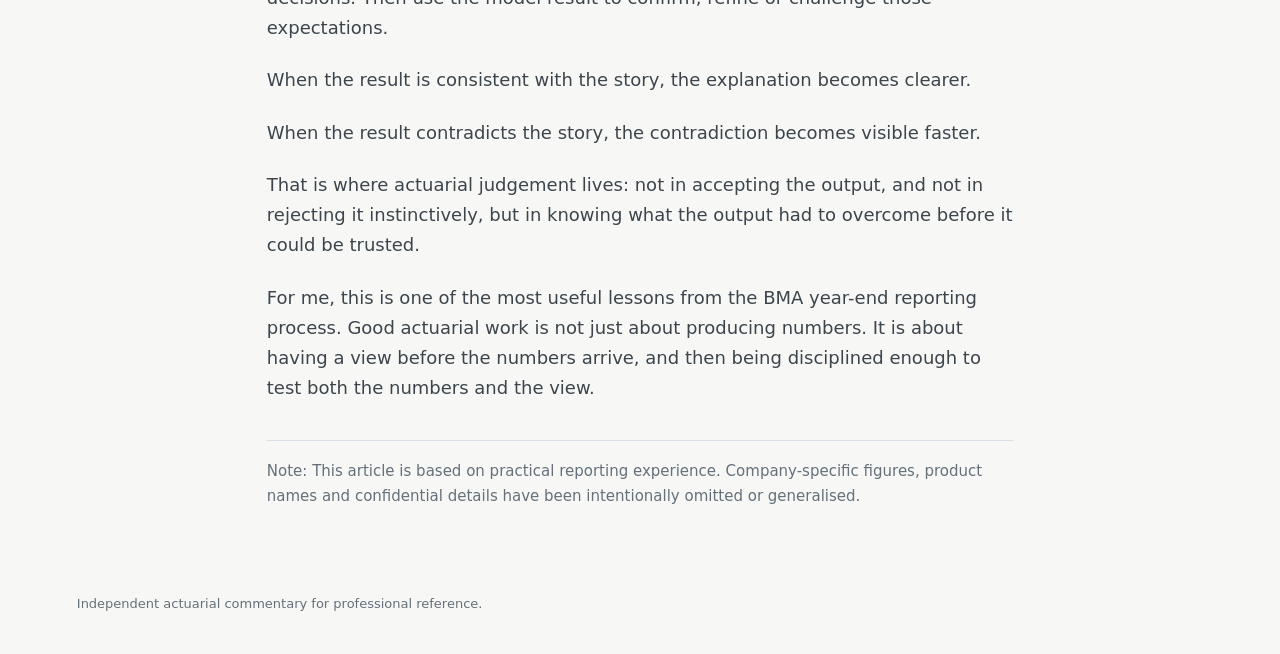
<file: articles/create-and-manage-expectations.html>
<!doctype html>
<html lang="en">
  <head>
    <meta charset="utf-8" />
    <meta name="viewport" content="width=device-width, initial-scale=1" />
    <title>Create and Manage Expectations | Chen Liu, FIA</title>
    <link rel="stylesheet" href="../styles.css" />
  </head>
  <body class="article-page">
    <nav class="top-nav" aria-label="Site navigation">
      <a class="brand" href="../index.html">Chen Liu, FIA</a>
      <div>
        <a href="../resume.html">Profile</a>
        <a href="../insights.html">Insights</a>
        <a href="../market-monitor.html">Market Monitor</a>
      </div>
    </nav>

    <header class="article-hero">
      <p class="eyebrow">BMA / Actuarial Reporting</p>
      <h1>Create and Manage Expectations: A Year-End Reporting Lesson</h1>
      <p class="lede">Why actuarial judgement starts before the model result appears.</p>
      <p class="article-meta">Chen Liu, FIA · 15 May 2026</p>
    </header>

    <main class="article-main">
      <article class="article-body">
        <p>
          In actuarial reporting, it is tempting to think that the real work begins when the model
          results are produced. The spreadsheets are refreshed, the liability runs are completed,
          the capital numbers are calculated, and only then do we start to analyse.
        </p>
        <p>
          My experience from a recent BMA year-end reporting cycle reminded me that this is the
          wrong order.
        </p>
        <p>
          The real analytical work should begin before the final numbers arrive. Before opening
          the result file, an actuary should already have a reasonable expectation of what the
          result ought to look like.
        </p>
        <p>
          Not a precise answer. Not a substitute for modelling. But a structured mental range:
          which direction should the balance sheet move, which components should dominate the
          movement, and which results would be surprising enough to require immediate challenge.
        </p>
        <p>
          That habit, simple as it sounds, can make the difference between reviewing numbers and
          understanding them.
        </p>

        <h2>Seeing The Whole Picture Before The Result</h2>
        <p>
          Before the year-end BMA results were finalised, I spent time summarising the major
          changes that had taken place during the year. They were not small items.
        </p>
        <p>
          The economic environment had changed. Discount rates moved because of changes in
          risk-free rates and illiquidity premium assumptions. Credit spreads, foreign exchange
          rates, and market levels all had potential implications for both assets and liabilities.
        </p>
        <p>
          There were also operating assumption updates. Lapse assumptions, critical illness
          assumptions, renewal expenses and other experience-study conclusions needed to be
          understood not as isolated methodology changes, but as drivers of liability movement.
        </p>
        <p>
          On the asset side, the investment strategy had also changed materially. A de-risking
          programme reduced equity exposure and increased bond holdings. That meant the year-end
          capital position should reflect not only market movement, but a deliberate change in the
          risk profile of the balance sheet.
        </p>
        <p>
          There were also specific business events. A financial reinsurance arrangement was
          terminated during the year. A block of short-term endowment business matured. These
          items had direct implications for EBS surplus, required capital, liability balances, and
          the interpretation of year-on-year movement.
        </p>
        <p>
          Taken separately, each item is just a note in a reconciliation. Taken together, they
          form an expectation.
        </p>
        <p>
          Lower discount rates should generally put pressure on liability values. Assumption
          strengthening should move the BEL in a predictable direction. Equity de-risking should
          reduce equity risk capital. A reinsurance termination should have identifiable impacts
          across ceded liabilities, deposits, risk margin and surplus. Maturing short-duration
          savings products should reduce the liability base.
        </p>
        <p>
          By the time the model output is available, an actuary should not be looking at a blank
          page. The result should be compared against a mental map that has already been built.
        </p>

        <h2>Expectations Are A Control</h2>
        <p>This is not only a matter of professional elegance. It is a practical control.</p>
        <p>
          Models can run successfully and still produce wrong results. Workbooks can calculate
          without error messages and still be incomplete. A result can look neat, formatted and
          internally consistent while being based on a missed data update.
        </p>
        <p>
          The most effective first-line control is often not a complicated validation tool. It is
          a reviewer who can say, calmly and quickly:
        </p>
        <blockquote>This does not look right.</blockquote>
        <p>
          That sentence is powerful only when it is grounded in expectation. Without expectation,
          every result becomes plausible. With expectation, unusual results have to earn the right
          to be accepted.
        </p>
        <p>
          For example, consider a solvency stress test. If equity exposure is broadly unchanged,
          the equity stress level is the same, and the capital base is higher than before, then
          the percentage reduction in the solvency ratio should not suddenly become materially
          worse without a clear explanation. If it does, the first response should not be to
          rationalise the output. The first response should be to check whether the input data,
          balance sheet, capital base and scenario settings were updated completely.
        </p>
        <p>That kind of challenge does not require aggression. It requires ownership of the full picture.</p>

        <h2>From Calculation To Judgement</h2>
        <p>
          Early in my career, I worked with a chief actuary who could look at a result for a few
          seconds and say, with a smile, “Chen, this can’t be right.”
        </p>
        <p>
          At the time, I sometimes found it frustrating. I had done the calculations. I had
          followed the steps. I wanted the spreadsheet to speak for itself.
        </p>
        <p>But again and again, he was right.</p>
        <p>
          What I did not fully appreciate then was that he was not guessing. He had expectations.
          He knew the business, the products, the market environment, the model sensitivities, and
          the typical scale of movements. The spreadsheet was not the beginning of his thinking.
          It was a test of his thinking.
        </p>
        <p>That is one of the transitions from technician to actuary.</p>
        <p>A technician asks, “Did the model run?”</p>
        <p>An actuary asks, “Does the result make sense?”</p>
        <p>A stronger actuary asks, “What result should I have expected before I saw it, and why?”</p>

        <h2>Managing Expectations Is Also Communication</h2>
        <p>There is another side to this lesson. Expectations should not stay inside the actuary’s head.</p>
        <p>
          For a year-end process involving finance, investment, audit and appointed actuary review,
          it is valuable to communicate the expected story early:
        </p>
        <ul>
          <li>What economic movements are likely to matter?</li>
          <li>Which assumption changes are expected to move liabilities?</li>
          <li>Which management actions changed the asset and capital profile?</li>
          <li>Which one-off transactions need to be separated from recurring experience?</li>
          <li>Which results would be considered surprising?</li>
        </ul>
        <p>
          This helps auditors and senior reviewers understand the result as a coherent movement
          analysis rather than as a pile of tables.
        </p>
        <p>
          It also reduces noise. When expectations are created early, the review process becomes
          more focused. People know where to look, what to challenge, and what explanations are
          needed.
        </p>
        <p>
          In that sense, “create and manage expectations” is not only an analytical discipline.
          It is a reporting discipline.
        </p>

        <h2>What I Would Carry Forward</h2>
        <p>My main takeaway from this year-end cycle is simple:</p>
        <p>Do not wait for the final EBS or solvency result before beginning the analysis.</p>
        <p>
          Start with the full picture. Build expectations from economic conditions, investment
          actions, assumption changes, product events and management decisions. Then use the model
          result to confirm, refine or challenge those expectations.
        </p>
        <p>When the result is consistent with the story, the explanation becomes clearer.</p>
        <p>When the result contradicts the story, the contradiction becomes visible faster.</p>
        <p>
          That is where actuarial judgement lives: not in accepting the output, and not in
          rejecting it instinctively, but in knowing what the output had to overcome before it
          could be trusted.
        </p>
        <p>
          For me, this is one of the most useful lessons from the BMA year-end reporting process.
          Good actuarial work is not just about producing numbers. It is about having a view
          before the numbers arrive, and then being disciplined enough to test both the numbers
          and the view.
        </p>
        <p class="article-note">
          Note: This article is based on practical reporting experience. Company-specific figures,
          product names and confidential details have been intentionally omitted or generalised.
        </p>
      </article>
    </main>

    <footer>
      <p>Independent actuarial commentary for professional reference.</p>
    </footer>
  </body>
</html>
</file>
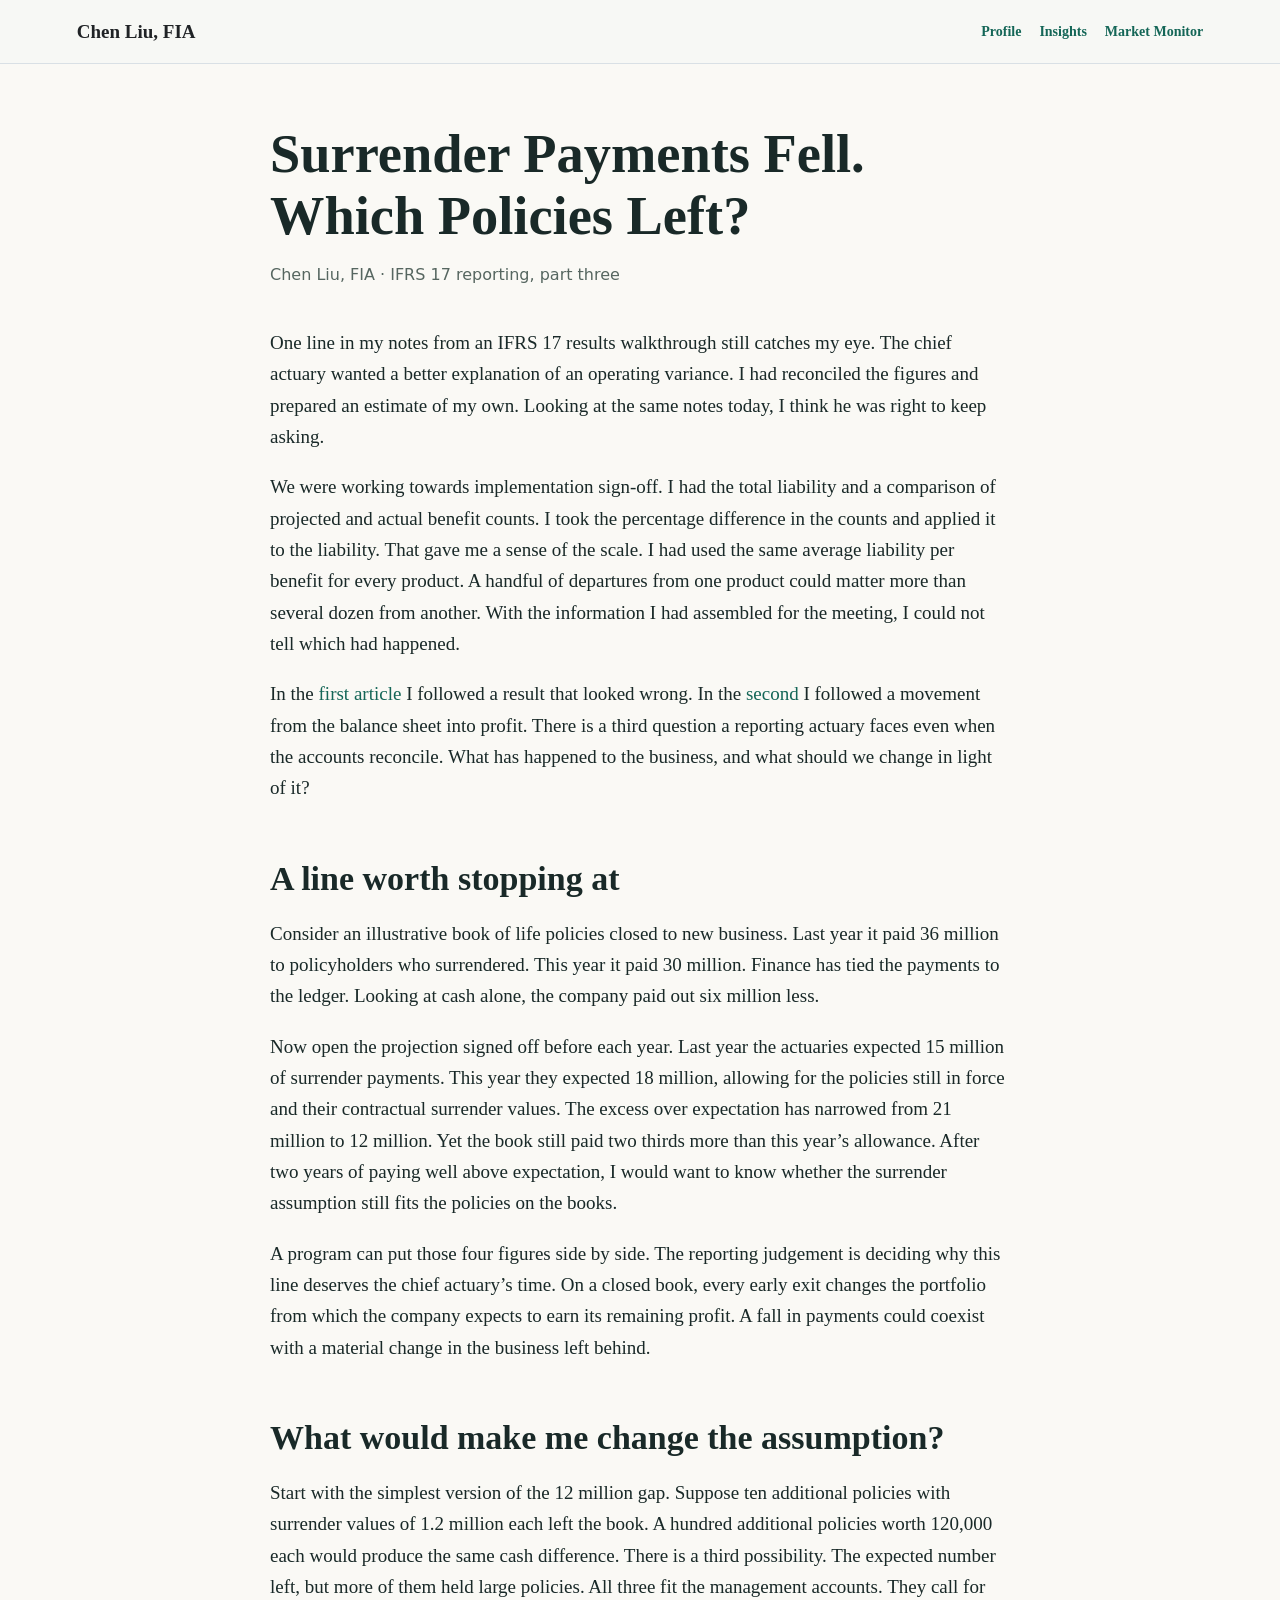
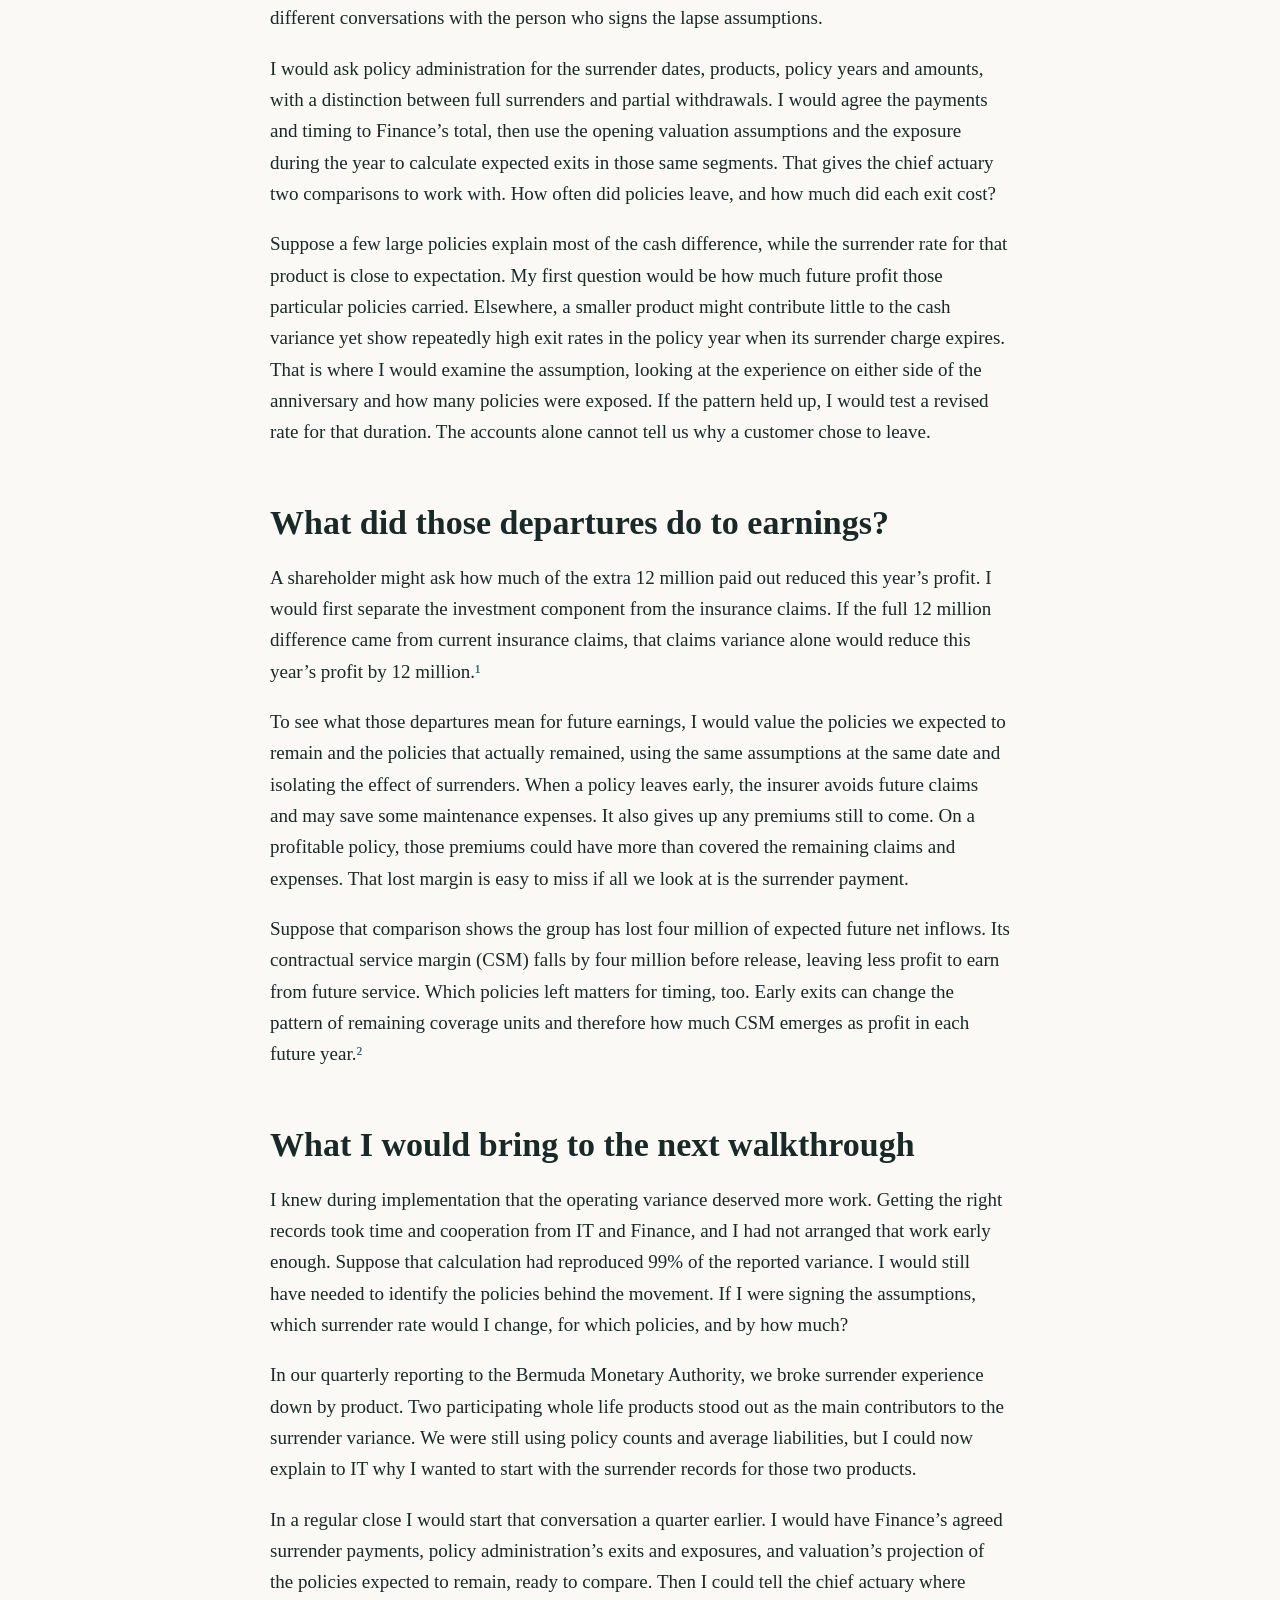
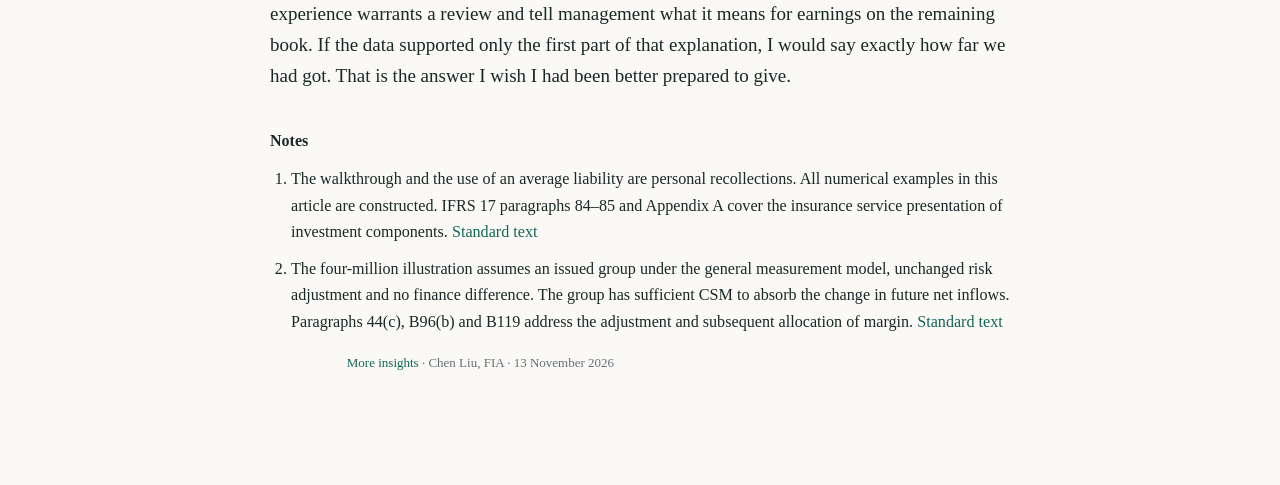
<file: articles/surrender-payments-fell-which-policies-left.html>
<!doctype html><html lang="en"><head><meta charset="utf-8"><meta name="viewport" content="width=device-width,initial-scale=1"><title>Surrender Payments Fell. Which Policies Left?</title><meta name="description" content="Surrender payments fell, yet exceeded expectations for a second year. Which policies left, what does that mean for earnings, and what should the chief actuary investigate?"><link rel="canonical" href="https://chenliufia.com/articles/surrender-payments-fell-which-policies-left.html"><meta property="og:type" content="article"><meta property="og:title" content="Surrender Payments Fell. Which Policies Left?"><meta property="og:description" content="Surrender payments fell, yet exceeded expectations for a second year. Which policies left, what does that mean for earnings, and what should the chief actuary investigate?"><meta property="og:url" content="https://chenliufia.com/articles/surrender-payments-fell-which-policies-left.html"><meta property="article:published_time" content="2026-11-13"><link rel="stylesheet" href="../styles.css"><style>body{margin:0;background:#faf9f5;color:#192928;font:19px/1.65 Georgia,serif}main{box-sizing:border-box;max-width:790px;margin:auto;padding:48px 25px 72px}h1,h2,h3{line-height:1.14;text-wrap:balance}h1{font-size:clamp(2.2rem,6vw,3.4rem);margin:.2em 0}h1+p{font:1rem/1.5 system-ui;color:#566660;margin-bottom:2.5em}h2{margin:1.65em 0 .5em}h3{margin-top:2.5em}p{margin:1em 0}a{color:#146657}.table-wrap{overflow-x:auto}table{border-collapse:collapse;width:100%;font:0.85em/1.45 system-ui}th,td{padding:.65em .45em;border-bottom:1px solid #c3cdc6;text-align:right}th:first-child,td:first-child{text-align:left}th{background:#e6eee8}ol{font-size:.85em;padding-left:1.3em}li{margin:.6em 0}</style></head><body><nav class="top-nav" aria-label="Site navigation"><a class="brand" href="../index.html">Chen Liu, FIA</a><div><a href="../resume.html">Profile</a><a href="../insights.html">Insights</a><a href="../market-monitor.html">Market Monitor</a></div></nav><main><article><h1>Surrender Payments Fell. Which Policies Left?</h1>
<p>Chen Liu, FIA · IFRS 17 reporting, part three</p>
<p>One line in my notes from an IFRS 17 results walkthrough still catches my eye. The chief actuary wanted a better explanation of an operating variance. I had reconciled the figures and prepared an estimate of my own. Looking at the same notes today, I think he was right to keep asking.</p>
<p>We were working towards implementation sign-off. I had the total liability and a comparison of projected and actual benefit counts. I took the percentage difference in the counts and applied it to the liability. That gave me a sense of the scale. I had used the same average liability per benefit for every product. A handful of departures from one product could matter more than several dozen from another. With the information I had assembled for the meeting, I could not tell which had happened.</p>
<p>In the <a href="when-ifrs17-results-do-not-make-sense.html">first article</a> I followed a result that looked wrong. In the <a href="the-liability-moved-what-happened-to-profit.html">second</a> I followed a movement from the balance sheet into profit. There is a third question a reporting actuary faces even when the accounts reconcile. What has happened to the business, and what should we change in light of it?</p>
<h2>A line worth stopping at</h2>
<p>Consider an illustrative book of life policies closed to new business. Last year it paid 36 million to policyholders who surrendered. This year it paid 30 million. Finance has tied the payments to the ledger. Looking at cash alone, the company paid out six million less.</p>
<p>Now open the projection signed off before each year. Last year the actuaries expected 15 million of surrender payments. This year they expected 18 million, allowing for the policies still in force and their contractual surrender values. The excess over expectation has narrowed from 21 million to 12 million. Yet the book still paid two thirds more than this year’s allowance. After two years of paying well above expectation, I would want to know whether the surrender assumption still fits the policies on the books.</p>
<p>A program can put those four figures side by side. The reporting judgement is deciding why this line deserves the chief actuary’s time. On a closed book, every early exit changes the portfolio from which the company expects to earn its remaining profit. A fall in payments could coexist with a material change in the business left behind.</p>
<h2>What would make me change the assumption?</h2>
<p>Start with the simplest version of the 12 million gap. Suppose ten additional policies with surrender values of 1.2 million each left the book. A hundred additional policies worth 120,000 each would produce the same cash difference. There is a third possibility. The expected number left, but more of them held large policies. All three fit the management accounts. They call for different conversations with the person who signs the lapse assumptions.</p>
<p>I would ask policy administration for the surrender dates, products, policy years and amounts, with a distinction between full surrenders and partial withdrawals. I would agree the payments and timing to Finance’s total, then use the opening valuation assumptions and the exposure during the year to calculate expected exits in those same segments. That gives the chief actuary two comparisons to work with. How often did policies leave, and how much did each exit cost?</p>
<p>Suppose a few large policies explain most of the cash difference, while the surrender rate for that product is close to expectation. My first question would be how much future profit those particular policies carried. Elsewhere, a smaller product might contribute little to the cash variance yet show repeatedly high exit rates in the policy year when its surrender charge expires. That is where I would examine the assumption, looking at the experience on either side of the anniversary and how many policies were exposed. If the pattern held up, I would test a revised rate for that duration. The accounts alone cannot tell us why a customer chose to leave.</p>
<h2>What did those departures do to earnings?</h2>
<p>A shareholder might ask how much of the extra 12 million paid out reduced this year’s profit. I would first separate the investment component from the insurance claims. If the full 12 million difference came from current insurance claims, that claims variance alone would reduce this year’s profit by 12 million.<a href="#note-1" aria-label="Note 1">¹</a></p>
<p>To see what those departures mean for future earnings, I would value the policies we expected to remain and the policies that actually remained, using the same assumptions at the same date and isolating the effect of surrenders. When a policy leaves early, the insurer avoids future claims and may save some maintenance expenses. It also gives up any premiums still to come. On a profitable policy, those premiums could have more than covered the remaining claims and expenses. That lost margin is easy to miss if all we look at is the surrender payment.</p>
<p>Suppose that comparison shows the group has lost four million of expected future net inflows. Its contractual service margin (CSM) falls by four million before release, leaving less profit to earn from future service. Which policies left matters for timing, too. Early exits can change the pattern of remaining coverage units and therefore how much CSM emerges as profit in each future year.<a href="#note-2" aria-label="Note 2">²</a></p>
<h2>What I would bring to the next walkthrough</h2>
<p>I knew during implementation that the operating variance deserved more work. Getting the right records took time and cooperation from IT and Finance, and I had not arranged that work early enough. Suppose that calculation had reproduced 99% of the reported variance. I would still have needed to identify the policies behind the movement. If I were signing the assumptions, which surrender rate would I change, for which policies, and by how much?</p>
<p>In our quarterly reporting to the Bermuda Monetary Authority, we broke surrender experience down by product. Two participating whole life products stood out as the main contributors to the surrender variance. We were still using policy counts and average liabilities, but I could now explain to IT why I wanted to start with the surrender records for those two products.</p>
<p>In a regular close I would start that conversation a quarter earlier. I would have Finance’s agreed surrender payments, policy administration’s exits and exposures, and valuation’s projection of the policies expected to remain, ready to compare. Then I could tell the chief actuary where experience warrants a review and tell management what it means for earnings on the remaining book. If the data supported only the first part of that explanation, I would say exactly how far we had got. That is the answer I wish I had been better prepared to give.</p>
<h3>Notes</h3>
<ol><li id="note-1">The walkthrough and the use of an average liability are personal recollections. All numerical examples in this article are constructed. IFRS 17 paragraphs 84–85 and Appendix A cover the insurance service presentation of investment components. <a href="https://standards.aasb.gov.au/aasb-17-dec-2022-0">Standard text</a></li><li id="note-2">The four-million illustration assumes an issued group under the general measurement model, unchanged risk adjustment and no finance difference. The group has sufficient CSM to absorb the change in future net inflows. Paragraphs 44(c), B96(b) and B119 address the adjustment and subsequent allocation of margin. <a href="https://standards.aasb.gov.au/aasb-17-dec-2022-0">Standard text</a></li></ol></article><footer><a href="../insights.html">More insights</a> · Chen Liu, FIA · 13 November 2026</footer></main></body></html>
</file>
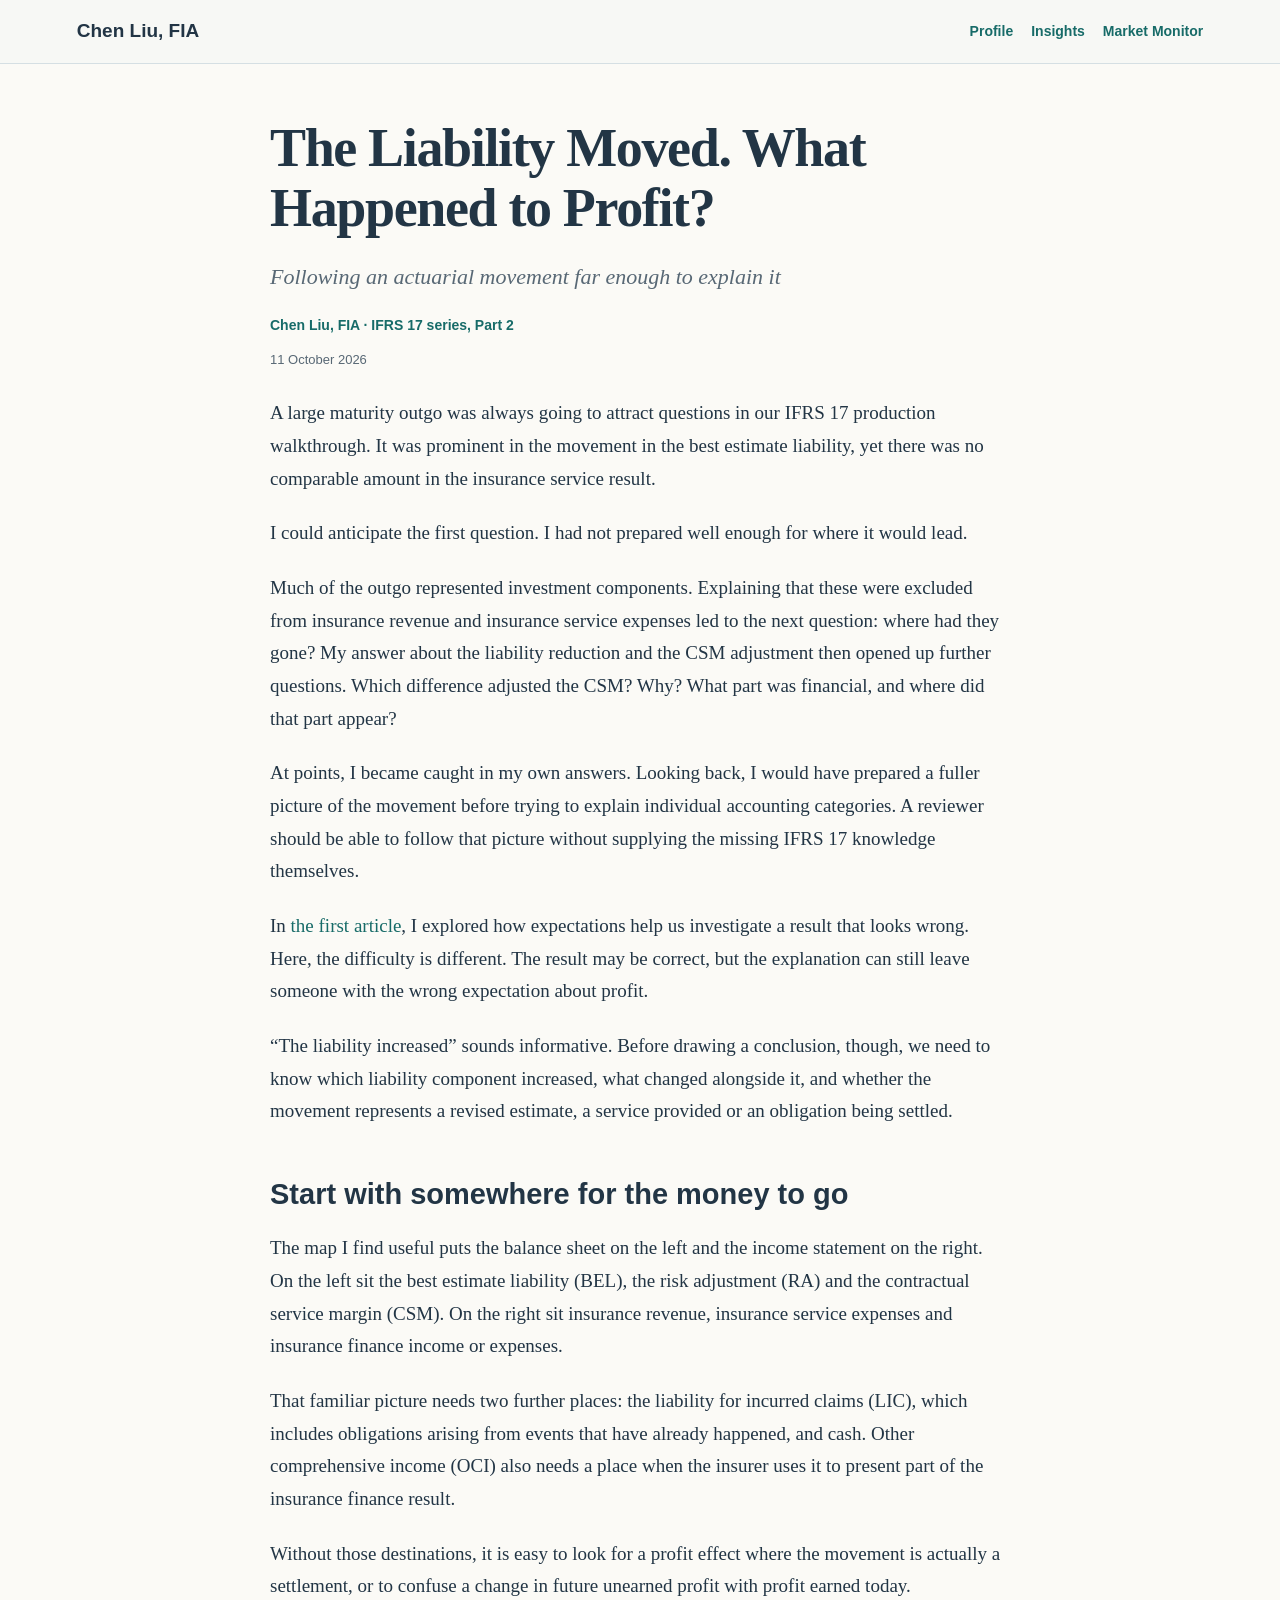
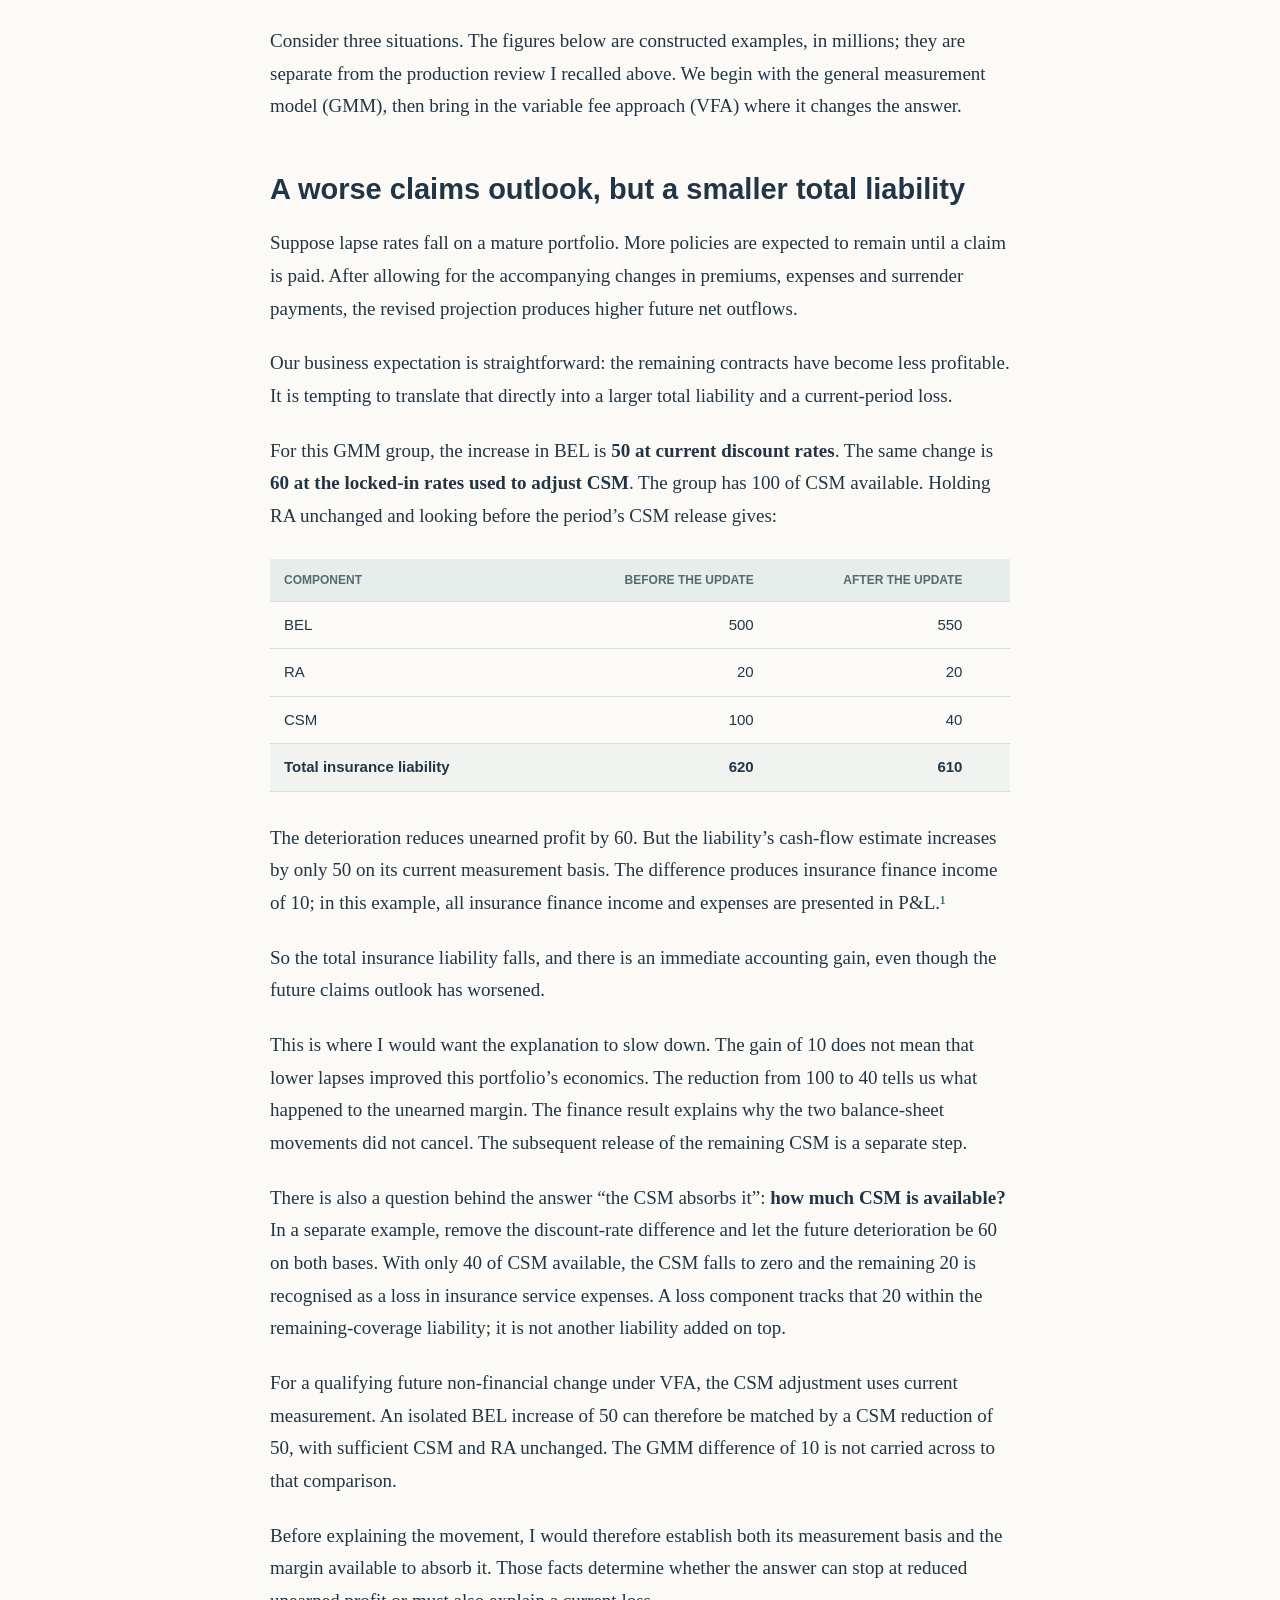
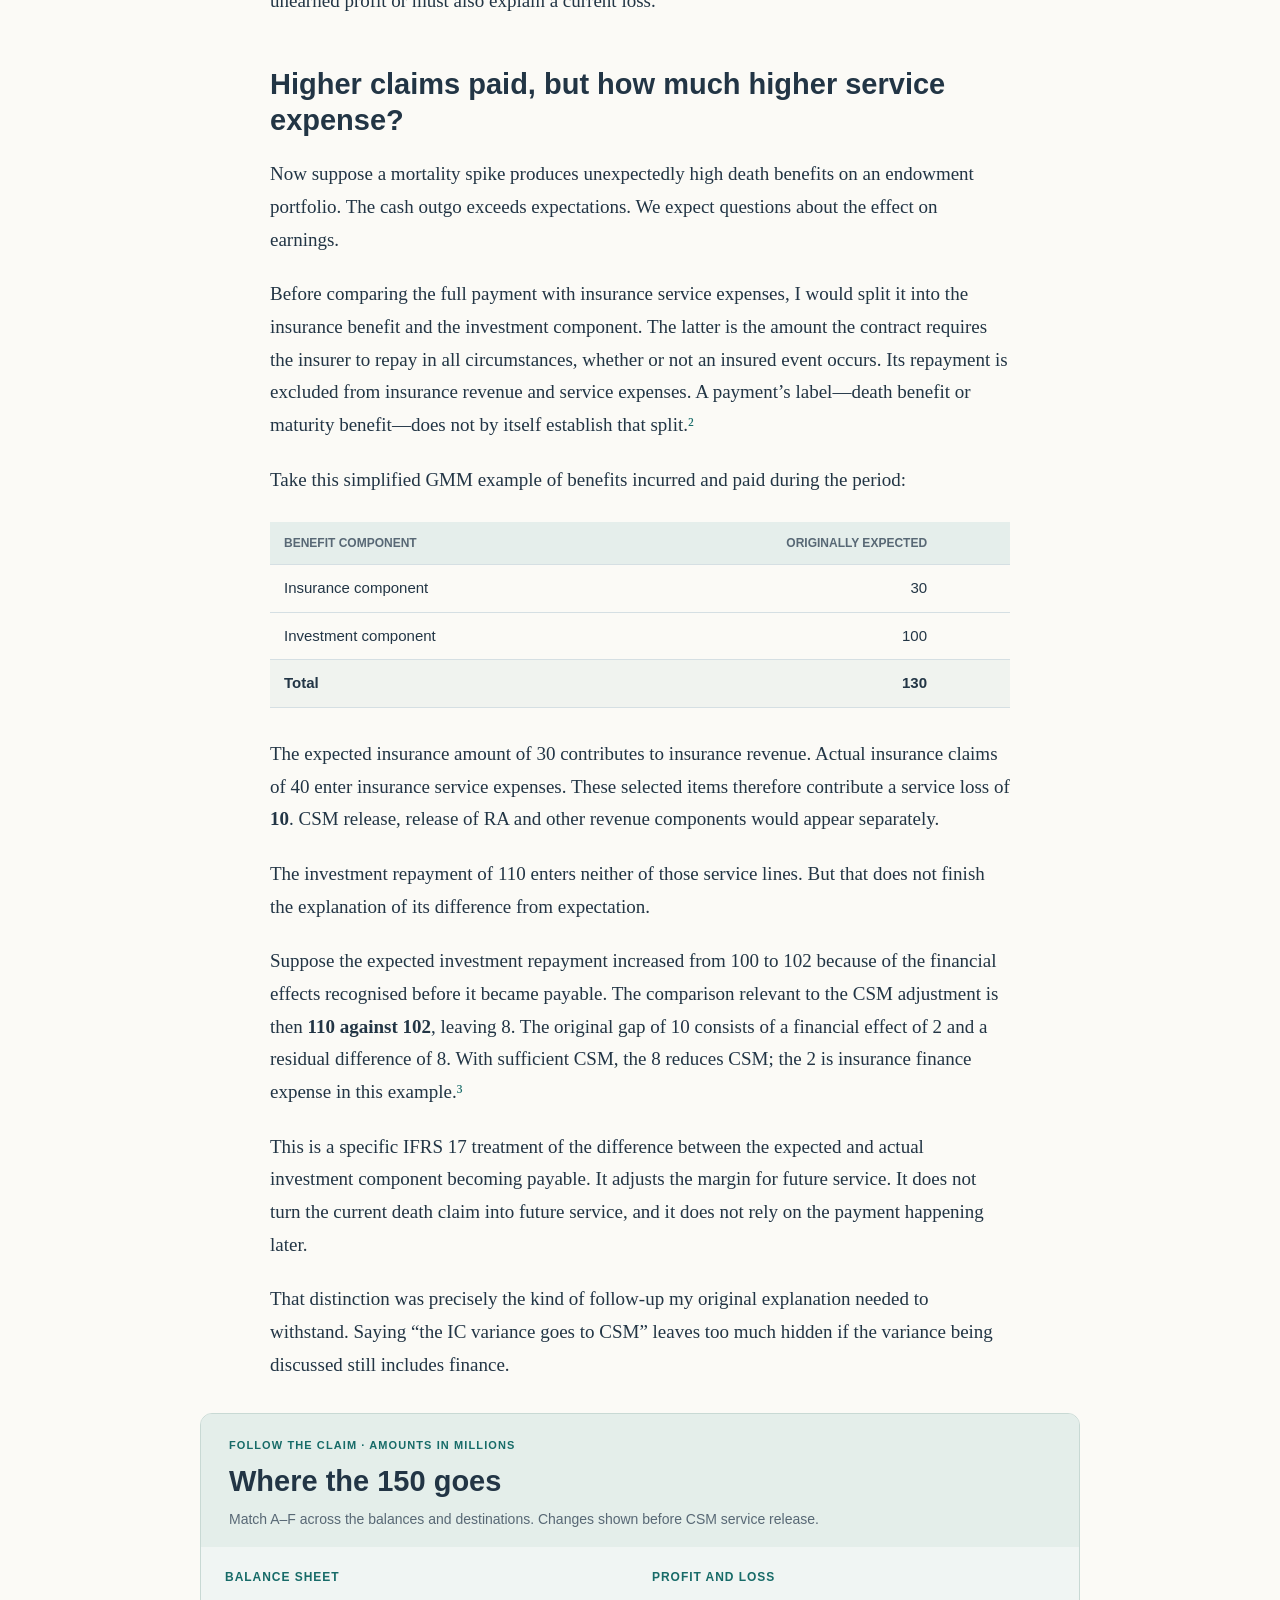
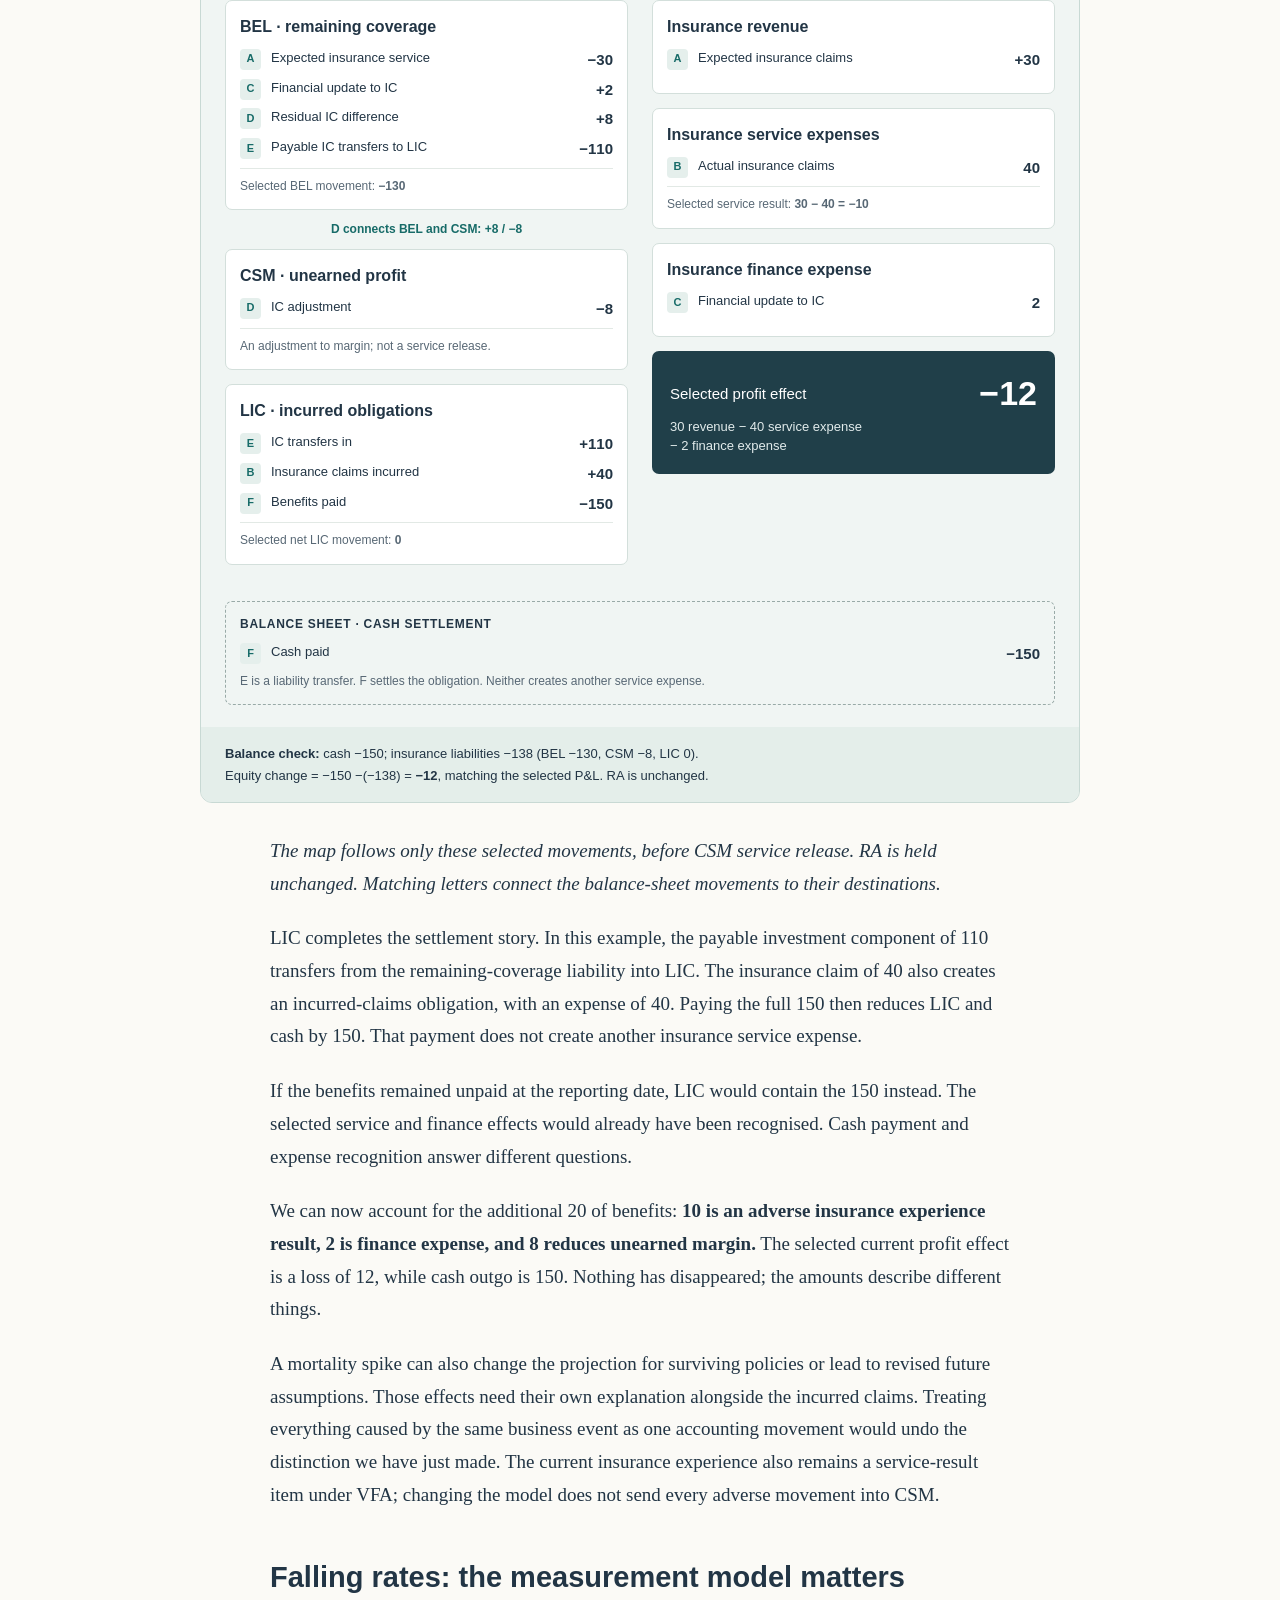
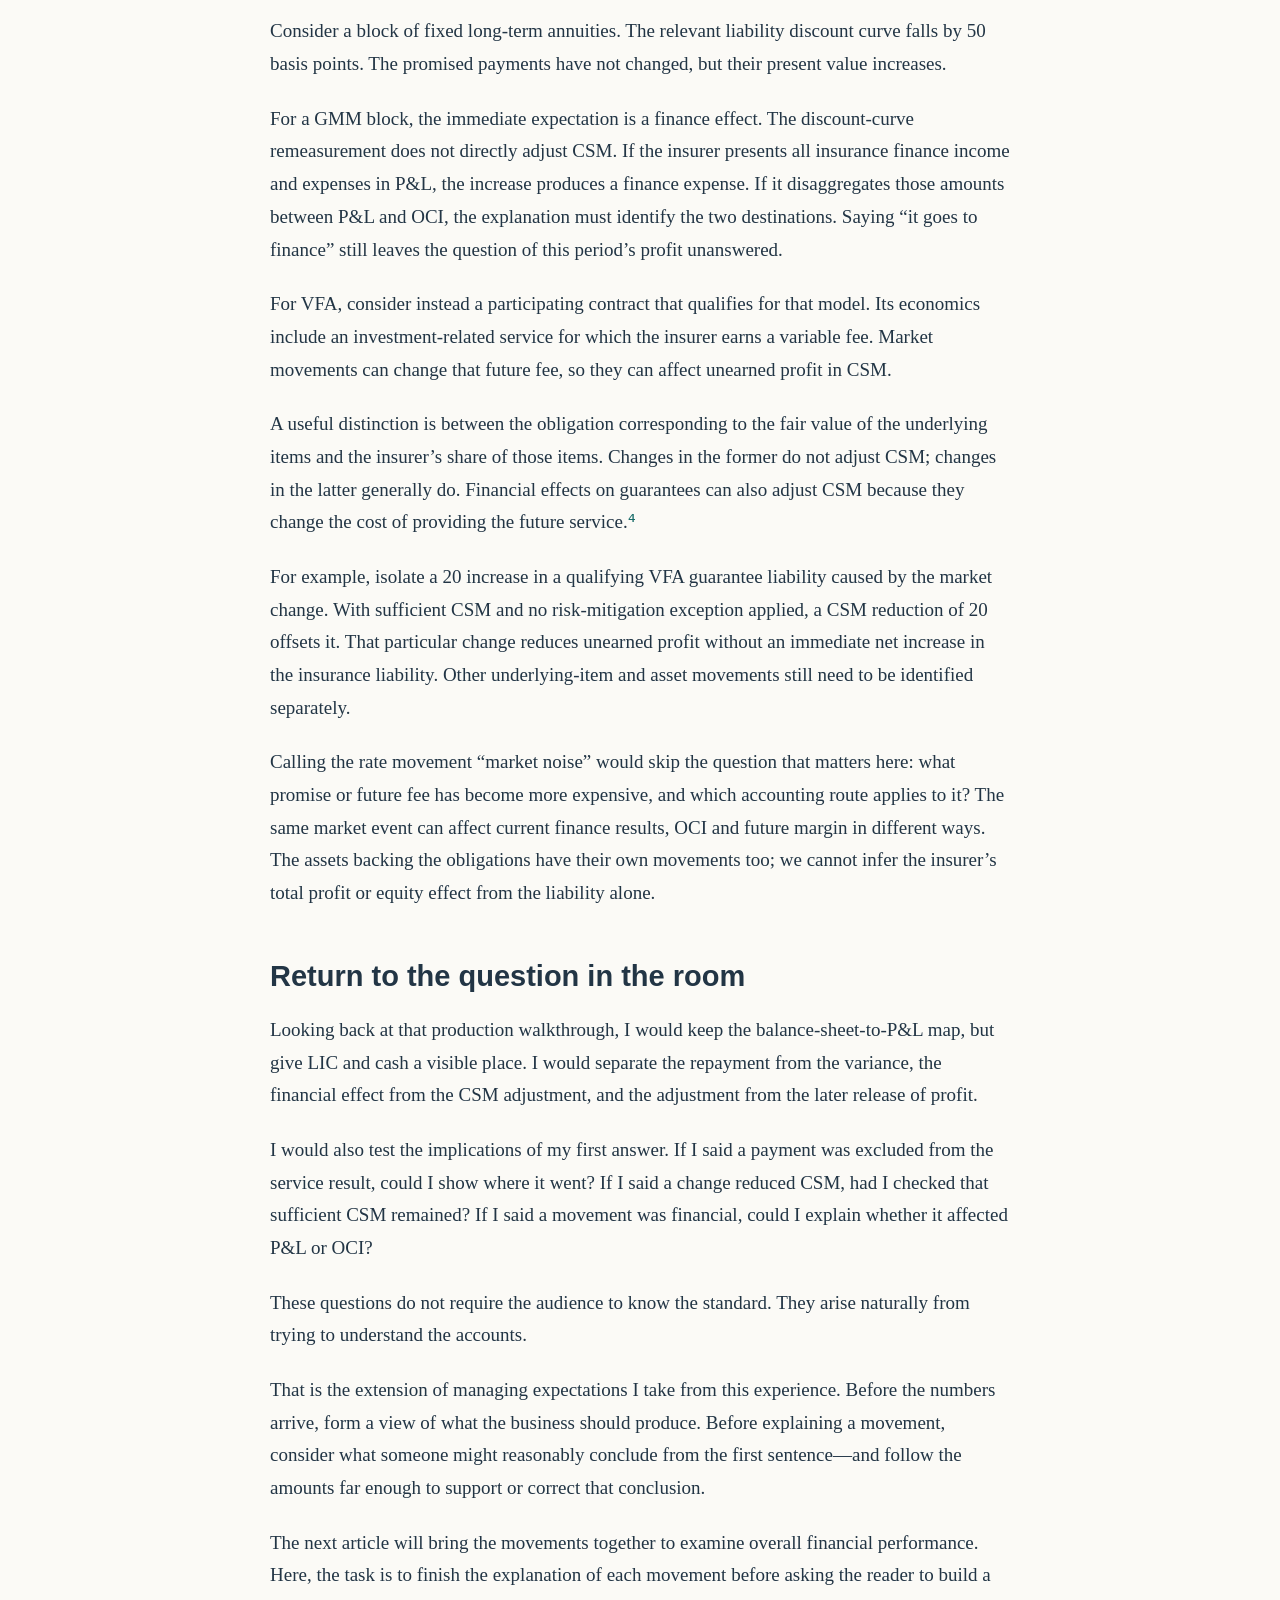
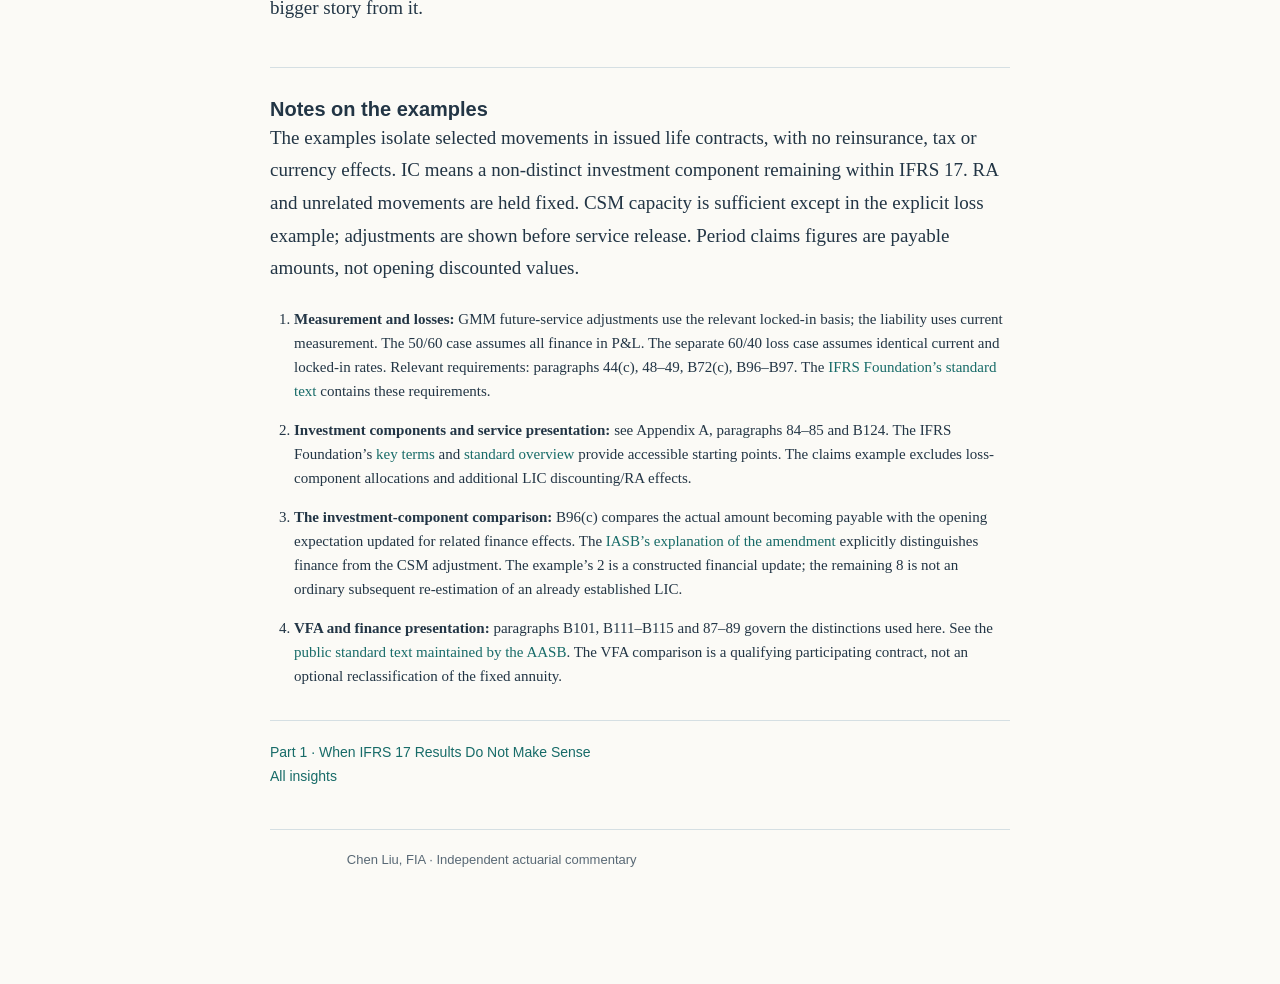
<file: articles/the-liability-moved-what-happened-to-profit.html>
<!doctype html><html lang="en"><head><meta charset="utf-8"><meta name="viewport" content="width=device-width,initial-scale=1"><title>The Liability Moved. What Happened to Profit? | Chen Liu, FIA</title><meta name="description" content="A real reporting walkthrough, three IFRS 17 examples, and a complete map from actuarial movements to liabilities, cash and profit. Part 2 of Chen Liu’s IFRS 17 series."><link rel="canonical" href="https://chenliufia.com/articles/the-liability-moved-what-happened-to-profit.html"><meta property="og:type" content="article"><meta property="og:title" content="The Liability Moved. What Happened to Profit?"><meta property="og:description" content="A real reporting walkthrough, three IFRS 17 examples, and a complete map from actuarial movements to liabilities, cash and profit. Part 2 of Chen Liu’s IFRS 17 series."><meta property="og:url" content="https://chenliufia.com/articles/the-liability-moved-what-happened-to-profit.html"><meta property="og:site_name" content="Chen Liu, FIA"><meta property="og:image" content="https://chenliufia.com/assets/the-liability-moved-what-happened-to-profit-og.png"><meta property="og:image:width" content="1200"><meta property="og:image:height" content="630"><meta property="og:image:alt" content="Illustrative IFRS 17 example: claims paid 150; selected profit effect minus 12. Follow the amount before explaining the result."><meta property="article:published_time" content="2026-10-11"><meta name="twitter:card" content="summary_large_image"><meta name="twitter:image" content="https://chenliufia.com/assets/the-liability-moved-what-happened-to-profit-og.png"><link rel="stylesheet" href="../styles.css"><style>
:root{--ink:#223545;--muted:#586875;--teal:#176b68;--line:#d5dfe3;--cream:#fbfaf6}*{box-sizing:border-box}html{scroll-behavior:smooth}body{margin:0;color:var(--ink);background:var(--cream);font-family:Georgia,'Times New Roman',serif;font-size:19px;line-height:1.72}.draft-bar{font:13px/1.4 -apple-system,BlinkMacSystemFont,'Segoe UI',sans-serif;background:#203947;color:#fff;padding:13px 24px;text-align:center;letter-spacing:.04em}main{max-width:800px;margin:auto;padding:54px 30px 75px}h1{font-size:clamp(36px,5vw,54px);line-height:1.12;letter-spacing:-.025em;margin:0 0 22px}h2{font:650 29px/1.25 -apple-system,BlinkMacSystemFont,'Segoe UI',sans-serif;margin:48px 0 20px}h3{font:650 23px/1.3 -apple-system,BlinkMacSystemFont,'Segoe UI',sans-serif}p{margin:0 0 22px}main>p:first-of-type{font-size:22px;line-height:1.45;color:var(--muted)}main>p:nth-of-type(2){font:14px/1.5 -apple-system,BlinkMacSystemFont,'Segoe UI',sans-serif;margin-bottom:36px;color:var(--teal)}strong{font-weight:700}a{color:var(--teal);text-underline-offset:3px}hr{border:0;border-top:1px solid var(--line);margin:42px 0 28px}.table-wrap{overflow-x:auto;margin:26px 0 30px}table{border-collapse:collapse;width:100%;font:15px/1.5 -apple-system,BlinkMacSystemFont,'Segoe UI',sans-serif}th{background:#e5eeeb;text-align:left}th,td{padding:12px 14px;border-bottom:1px solid var(--line)}td:not(:first-child),th:not(:first-child){text-align:right}tbody tr:last-child{background:#f0f3ef}ol{padding-left:24px;font-size:15px;line-height:1.6}li{margin:0 0 15px}main>h3:last-of-type{font-size:20px}footer{font:13px/1.5 -apple-system,BlinkMacSystemFont,'Segoe UI',sans-serif;color:var(--muted);border-top:1px solid var(--line);padding-top:20px;margin-top:40px}
.statement-map{font-family:-apple-system,BlinkMacSystemFont,'Segoe UI',sans-serif;margin:32px -70px;background:#f0f5f3;border:1px solid #c8d9d4;border-radius:12px;overflow:hidden;line-height:1.45}.map-head{padding:24px 28px 18px;background:#e4eeea}.eyebrow{font-size:11px;font-weight:700;letter-spacing:.1em;color:var(--teal);margin:0 0 9px}.map-head h3{font-size:29px;margin:0 0 8px}.map-head>p:last-child{font-size:14px;color:var(--muted);margin:0}.map-grid{display:grid;grid-template-columns:1fr 1fr;gap:24px;padding:22px 24px}.column-label{font-size:12px;letter-spacing:.08em;margin:0 0 13px;color:var(--teal)}.map-card{background:#fff;border:1px solid #d3dfdb;border-radius:7px;margin:0 0 14px;padding:14px}.map-card h4{font-size:16px;margin:0 0 11px}.map-row{display:grid;grid-template-columns:23px 1fr auto;gap:8px;align-items:start;font-size:13px;margin:8px 0}.map-row>b{font-variant-numeric:tabular-nums;font-size:15px}.chip{display:inline-grid;place-items:center;width:21px;height:21px;border-radius:4px;background:#e5efec;color:var(--teal);font-size:11px;font-weight:750}.card-foot{font-size:12px;border-top:1px solid #e2e9e5;padding-top:9px;margin:10px 0 0;color:var(--muted)}.internal-link{text-align:center;font-size:12px;color:var(--teal);margin:-3px 0 10px;font-weight:600}.result{background:#203f49;color:white;border-radius:7px;padding:18px;margin-bottom:17px;display:grid;grid-template-columns:1fr auto;align-items:center;font-size:15px}.result strong{font-size:34px}.result p{grid-column:1/-1;font-size:13px;margin:6px 0 0;color:#e1ebeb}.settlement{border:1px dashed #99aaa7;padding:14px;border-radius:7px}.settlement h4{font-size:12px;letter-spacing:.06em;margin:0 0 10px}.settlement p{font-size:12px;color:var(--muted);margin:10px 0 0}figcaption{padding:16px 24px;background:#e4eeea;font-size:13px;line-height:1.65}
@media(max-width:980px){.statement-map{margin:28px 0}}@media(max-width:620px){body{font-size:18px}main{padding:32px 20px 50px}h2{font-size:25px}.map-grid{grid-template-columns:1fr;padding:18px 16px;gap:10px}.map-head{padding:20px 16px}.map-head h3{font-size:26px}figcaption{padding:16px}.table-wrap{margin-left:-5px;margin-right:-5px}th,td{padding:10px 8px;font-size:13px}}@media print{body{background:white;font-size:11pt;line-height:1.5}.draft-bar{background:white;color:#333}main{max-width:none;padding:20px}.statement-map{margin:24px 0;break-inside:avoid}h2{break-after:avoid;font-size:18pt}.table-wrap{overflow:visible}a{color:inherit}}

.top-nav{font-family:-apple-system,BlinkMacSystemFont,'Segoe UI',sans-serif;line-height:1.4}.top-nav a{text-decoration:none}.publication-date{font:13px/1.5 -apple-system,BlinkMacSystemFont,'Segoe UI',sans-serif;color:#586875;margin-top:-22px;margin-bottom:28px}.note-ref{text-decoration:none}li[id]{scroll-margin-top:20px}.series-nav{font:14px/1.7 -apple-system,BlinkMacSystemFont,'Segoe UI',sans-serif;border-top:1px solid #d5dfe3;margin-top:32px;padding-top:20px}.statement-map p{margin-top:0}.statement-map .map-row{line-height:1.45}@media(max-width:620px){.top-nav{padding:15px 20px;flex-wrap:wrap}.top-nav div{gap:15px;font-size:12px}}</style></head><body><nav class="top-nav" aria-label="Site navigation"><a class="brand" href="../index.html">Chen Liu, FIA</a><div><a href="../resume.html">Profile</a><a href="../insights.html">Insights</a><a href="../market-monitor.html">Market Monitor</a></div></nav><main><h1>The Liability Moved. What Happened to Profit?</h1>
<p><em>Following an actuarial movement far enough to explain it</em></p>
<p><strong>Chen Liu, FIA · IFRS 17 series, Part 2</strong></p><p class="publication-date">11 October 2026</p>
<p>A large maturity outgo was always going to attract questions in our IFRS 17 production walkthrough. It was prominent in the movement in the best estimate liability, yet there was no comparable amount in the insurance service result.</p>
<p>I could anticipate the first question. I had not prepared well enough for where it would lead.</p>
<p>Much of the outgo represented investment components. Explaining that these were excluded from insurance revenue and insurance service expenses led to the next question: where had they gone? My answer about the liability reduction and the CSM adjustment then opened up further questions. Which difference adjusted the CSM? Why? What part was financial, and where did that part appear?</p>
<p>At points, I became caught in my own answers. Looking back, I would have prepared a fuller picture of the movement before trying to explain individual accounting categories. A reviewer should be able to follow that picture without supplying the missing IFRS 17 knowledge themselves.</p>
<p>In <a href="when-ifrs17-results-do-not-make-sense.html">the first article</a>, I explored how expectations help us investigate a result that looks wrong. Here, the difficulty is different. The result may be correct, but the explanation can still leave someone with the wrong expectation about profit.</p>
<p>“The liability increased” sounds informative. Before drawing a conclusion, though, we need to know which liability component increased, what changed alongside it, and whether the movement represents a revised estimate, a service provided or an obligation being settled.</p>
<h2>Start with somewhere for the money to go</h2>
<p>The map I find useful puts the balance sheet on the left and the income statement on the right. On the left sit the best estimate liability (BEL), the risk adjustment (RA) and the contractual service margin (CSM). On the right sit insurance revenue, insurance service expenses and insurance finance income or expenses.</p>
<p>That familiar picture needs two further places: the liability for incurred claims (LIC), which includes obligations arising from events that have already happened, and cash. Other comprehensive income (OCI) also needs a place when the insurer uses it to present part of the insurance finance result.</p>
<p>Without those destinations, it is easy to look for a profit effect where the movement is actually a settlement, or to confuse a change in future unearned profit with profit earned today.</p>
<p>Consider three situations. The figures below are constructed examples, in millions; they are separate from the production review I recalled above. We begin with the general measurement model (GMM), then bring in the variable fee approach (VFA) where it changes the answer.</p>
<h2>A worse claims outlook, but a smaller total liability</h2>
<p>Suppose lapse rates fall on a mature portfolio. More policies are expected to remain until a claim is paid. After allowing for the accompanying changes in premiums, expenses and surrender payments, the revised projection produces higher future net outflows.</p>
<p>Our business expectation is straightforward: the remaining contracts have become less profitable. It is tempting to translate that directly into a larger total liability and a current-period loss.</p>
<p>For this GMM group, the increase in BEL is <strong>50 at current discount rates</strong>. The same change is <strong>60 at the locked-in rates used to adjust CSM</strong>. The group has 100 of CSM available. Holding RA unchanged and looking before the period’s CSM release gives:</p>
<div class="table-wrap"><table>
<thead>
<tr>
<th>Component</th>
<th align="right">Before the update</th>
<th align="right">After the update</th>
<th align="right">Change</th>
</tr>
</thead>
<tbody><tr>
<td>BEL</td>
<td align="right">500</td>
<td align="right">550</td>
<td align="right">+50</td>
</tr>
<tr>
<td>RA</td>
<td align="right">20</td>
<td align="right">20</td>
<td align="right">—</td>
</tr>
<tr>
<td>CSM</td>
<td align="right">100</td>
<td align="right">40</td>
<td align="right">−60</td>
</tr>
<tr>
<td><strong>Total insurance liability</strong></td>
<td align="right"><strong>620</strong></td>
<td align="right"><strong>610</strong></td>
<td align="right"><strong>−10</strong></td>
</tr>
</tbody></table></div>
<p>The deterioration reduces unearned profit by 60. But the liability’s cash-flow estimate increases by only 50 on its current measurement basis. The difference produces insurance finance income of 10; in this example, all insurance finance income and expenses are presented in P&amp;L.<a class="note-ref" href="#note-1" aria-label="Note 1">¹</a></p>
<p>So the total insurance liability falls, and there is an immediate accounting gain, even though the future claims outlook has worsened.</p>
<p>This is where I would want the explanation to slow down. The gain of 10 does not mean that lower lapses improved this portfolio’s economics. The reduction from 100 to 40 tells us what happened to the unearned margin. The finance result explains why the two balance-sheet movements did not cancel. The subsequent release of the remaining CSM is a separate step.</p>
<p>There is also a question behind the answer “the CSM absorbs it”: <strong>how much CSM is available?</strong> In a separate example, remove the discount-rate difference and let the future deterioration be 60 on both bases. With only 40 of CSM available, the CSM falls to zero and the remaining 20 is recognised as a loss in insurance service expenses. A loss component tracks that 20 within the remaining-coverage liability; it is not another liability added on top.</p>
<p>For a qualifying future non-financial change under VFA, the CSM adjustment uses current measurement. An isolated BEL increase of 50 can therefore be matched by a CSM reduction of 50, with sufficient CSM and RA unchanged. The GMM difference of 10 is not carried across to that comparison.</p>
<p>Before explaining the movement, I would therefore establish both its measurement basis and the margin available to absorb it. Those facts determine whether the answer can stop at reduced unearned profit or must also explain a current loss.</p>
<h2>Higher claims paid, but how much higher service expense?</h2>
<p>Now suppose a mortality spike produces unexpectedly high death benefits on an endowment portfolio. The cash outgo exceeds expectations. We expect questions about the effect on earnings.</p>
<p>Before comparing the full payment with insurance service expenses, I would split it into the insurance benefit and the investment component. The latter is the amount the contract requires the insurer to repay in all circumstances, whether or not an insured event occurs. Its repayment is excluded from insurance revenue and service expenses. A payment’s label—death benefit or maturity benefit—does not by itself establish that split.<a class="note-ref" href="#note-2" aria-label="Note 2">²</a></p>
<p>Take this simplified GMM example of benefits incurred and paid during the period:</p>
<div class="table-wrap"><table>
<thead>
<tr>
<th>Benefit component</th>
<th align="right">Originally expected</th>
<th align="right">Actual</th>
</tr>
</thead>
<tbody><tr>
<td>Insurance component</td>
<td align="right">30</td>
<td align="right">40</td>
</tr>
<tr>
<td>Investment component</td>
<td align="right">100</td>
<td align="right">110</td>
</tr>
<tr>
<td><strong>Total</strong></td>
<td align="right"><strong>130</strong></td>
<td align="right"><strong>150</strong></td>
</tr>
</tbody></table></div>
<p>The expected insurance amount of 30 contributes to insurance revenue. Actual insurance claims of 40 enter insurance service expenses. These selected items therefore contribute a service loss of <strong>10</strong>. CSM release, release of RA and other revenue components would appear separately.</p>
<p>The investment repayment of 110 enters neither of those service lines. But that does not finish the explanation of its difference from expectation.</p>
<p>Suppose the expected investment repayment increased from 100 to 102 because of the financial effects recognised before it became payable. The comparison relevant to the CSM adjustment is then <strong>110 against 102</strong>, leaving 8. The original gap of 10 consists of a financial effect of 2 and a residual difference of 8. With sufficient CSM, the 8 reduces CSM; the 2 is insurance finance expense in this example.<a class="note-ref" href="#note-3" aria-label="Note 3">³</a></p>
<p>This is a specific IFRS 17 treatment of the difference between the expected and actual investment component becoming payable. It adjusts the margin for future service. It does not turn the current death claim into future service, and it does not rely on the payment happening later.</p>
<p>That distinction was precisely the kind of follow-up my original explanation needed to withstand. Saying “the IC variance goes to CSM” leaves too much hidden if the variance being discussed still includes finance.</p>
<figure class="statement-map" aria-labelledby="map-title">
<div class="map-head"><p class="eyebrow">FOLLOW THE CLAIM · AMOUNTS IN MILLIONS</p><h3 id="map-title">Where the 150 goes</h3><p>Match A–F across the balances and destinations. Changes shown before CSM service release.</p></div>
<div class="map-grid"><div><h4 class="column-label">BALANCE SHEET</h4>
<section class="map-card"><h4>BEL · remaining coverage</h4><div class="map-row"><span class="chip">A</span><span>Expected insurance service</span><b>−30</b></div><div class="map-row"><span class="chip">C</span><span>Financial update to IC</span><b>+2</b></div><div class="map-row"><span class="chip">D</span><span>Residual IC difference</span><b>+8</b></div><div class="map-row"><span class="chip">E</span><span>Payable IC transfers to LIC</span><b>−110</b></div><p class="card-foot">Selected BEL movement: <b>−130</b></p></section>
<div class="internal-link">D connects BEL and CSM: +8 / −8</div>
<section class="map-card"><h4>CSM · unearned profit</h4><div class="map-row"><span class="chip">D</span><span>IC adjustment</span><b>−8</b></div><p class="card-foot">An adjustment to margin; not a service release.</p></section>
<section class="map-card"><h4>LIC · incurred obligations</h4><div class="map-row"><span class="chip">E</span><span>IC transfers in</span><b>+110</b></div><div class="map-row"><span class="chip">B</span><span>Insurance claims incurred</span><b>+40</b></div><div class="map-row"><span class="chip">F</span><span>Benefits paid</span><b>−150</b></div><p class="card-foot">Selected net LIC movement: <b>0</b></p></section>
</div><div><h4 class="column-label">PROFIT AND LOSS</h4>
<section class="map-card"><h4>Insurance revenue</h4><div class="map-row"><span class="chip">A</span><span>Expected insurance claims</span><b>+30</b></div></section>
<section class="map-card"><h4>Insurance service expenses</h4><div class="map-row"><span class="chip">B</span><span>Actual insurance claims</span><b>40</b></div><p class="card-foot">Selected service result: <b>30 − 40 = −10</b></p></section>
<section class="map-card"><h4>Insurance finance expense</h4><div class="map-row"><span class="chip">C</span><span>Financial update to IC</span><b>2</b></div></section>
<div class="result"><span>Selected profit effect</span><strong>−12</strong><p>30 revenue − 40 service expense<br>− 2 finance expense</p></div>
</div></div>
<div class="settlement" style="margin:0 24px 22px"><h4>BALANCE SHEET · CASH SETTLEMENT</h4><div class="map-row"><span class="chip">F</span><span>Cash paid</span><b>−150</b></div><p>E is a liability transfer. F settles the obligation. Neither creates another service expense.</p></div>
<figcaption><b>Balance check:</b> cash −150; insurance liabilities −138 (BEL −130, CSM −8, LIC 0).<br>Equity change = −150 −(−138) = <b>−12</b>, matching the selected P&amp;L. RA is unchanged.</figcaption></figure>

<p><em>The map follows only these selected movements, before CSM service release. RA is held unchanged. Matching letters connect the balance-sheet movements to their destinations.</em></p>
<p>LIC completes the settlement story. In this example, the payable investment component of 110 transfers from the remaining-coverage liability into LIC. The insurance claim of 40 also creates an incurred-claims obligation, with an expense of 40. Paying the full 150 then reduces LIC and cash by 150. That payment does not create another insurance service expense.</p>
<p>If the benefits remained unpaid at the reporting date, LIC would contain the 150 instead. The selected service and finance effects would already have been recognised. Cash payment and expense recognition answer different questions.</p>
<p>We can now account for the additional 20 of benefits: <strong>10 is an adverse insurance experience result, 2 is finance expense, and 8 reduces unearned margin.</strong> The selected current profit effect is a loss of 12, while cash outgo is 150. Nothing has disappeared; the amounts describe different things.</p>
<p>A mortality spike can also change the projection for surviving policies or lead to revised future assumptions. Those effects need their own explanation alongside the incurred claims. Treating everything caused by the same business event as one accounting movement would undo the distinction we have just made. The current insurance experience also remains a service-result item under VFA; changing the model does not send every adverse movement into CSM.</p>
<h2>Falling rates: the measurement model matters</h2>
<p>Consider a block of fixed long-term annuities. The relevant liability discount curve falls by 50 basis points. The promised payments have not changed, but their present value increases.</p>
<p>For a GMM block, the immediate expectation is a finance effect. The discount-curve remeasurement does not directly adjust CSM. If the insurer presents all insurance finance income and expenses in P&amp;L, the increase produces a finance expense. If it disaggregates those amounts between P&amp;L and OCI, the explanation must identify the two destinations. Saying “it goes to finance” still leaves the question of this period’s profit unanswered.</p>
<p>For VFA, consider instead a participating contract that qualifies for that model. Its economics include an investment-related service for which the insurer earns a variable fee. Market movements can change that future fee, so they can affect unearned profit in CSM.</p>
<p>A useful distinction is between the obligation corresponding to the fair value of the underlying items and the insurer’s share of those items. Changes in the former do not adjust CSM; changes in the latter generally do. Financial effects on guarantees can also adjust CSM because they change the cost of providing the future service.<a class="note-ref" href="#note-4" aria-label="Note 4">⁴</a></p>
<p>For example, isolate a 20 increase in a qualifying VFA guarantee liability caused by the market change. With sufficient CSM and no risk-mitigation exception applied, a CSM reduction of 20 offsets it. That particular change reduces unearned profit without an immediate net increase in the insurance liability. Other underlying-item and asset movements still need to be identified separately.</p>
<p>Calling the rate movement “market noise” would skip the question that matters here: what promise or future fee has become more expensive, and which accounting route applies to it? The same market event can affect current finance results, OCI and future margin in different ways. The assets backing the obligations have their own movements too; we cannot infer the insurer’s total profit or equity effect from the liability alone.</p>
<h2>Return to the question in the room</h2>
<p>Looking back at that production walkthrough, I would keep the balance-sheet-to-P&amp;L map, but give LIC and cash a visible place. I would separate the repayment from the variance, the financial effect from the CSM adjustment, and the adjustment from the later release of profit.</p>
<p>I would also test the implications of my first answer. If I said a payment was excluded from the service result, could I show where it went? If I said a change reduced CSM, had I checked that sufficient CSM remained? If I said a movement was financial, could I explain whether it affected P&amp;L or OCI?</p>
<p>These questions do not require the audience to know the standard. They arise naturally from trying to understand the accounts.</p>
<p>That is the extension of managing expectations I take from this experience. Before the numbers arrive, form a view of what the business should produce. Before explaining a movement, consider what someone might reasonably conclude from the first sentence—and follow the amounts far enough to support or correct that conclusion.</p>
<p>The next article will bring the movements together to examine overall financial performance. Here, the task is to finish the explanation of each movement before asking the reader to build a bigger story from it.</p>
<hr>
<h3>Notes on the examples</h3>
<p>The examples isolate selected movements in issued life contracts, with no reinsurance, tax or currency effects. IC means a non-distinct investment component remaining within IFRS 17. RA and unrelated movements are held fixed. CSM capacity is sufficient except in the explicit loss example; adjustments are shown before service release. Period claims figures are payable amounts, not opening discounted values.</p>
<ol>
<li id="note-1"><strong>Measurement and losses:</strong> GMM future-service adjustments use the relevant locked-in basis; the liability uses current measurement. The 50/60 case assumes all finance in P&amp;L. The separate 60/40 loss case assumes identical current and locked-in rates. Relevant requirements: paragraphs 44(c), 48–49, B72(c), B96–B97. The <a href="https://www.ifrs.org/content/dam/ifrs/publications/pdf-standards/english/2022/issued/part-a/ifrs-17-insurance-contracts.pdf?bypass=on">IFRS Foundation’s standard text</a> contains these requirements.</li>
<li id="note-2"><strong>Investment components and service presentation:</strong> see Appendix A, paragraphs 84–85 and B124. The IFRS Foundation’s <a href="https://www.ifrs.org/supporting-implementation/supporting-materials-by-ifrs-standards/ifrs-17/key-terms/">key terms</a> and <a href="https://www.ifrs.org/issued-standards/list-of-standards/ifrs-17-insurance-contracts/">standard overview</a> provide accessible starting points. The claims example excludes loss-component allocations and additional LIC discounting/RA effects.</li>
<li id="note-3"><strong>The investment-component comparison:</strong> B96(c) compares the actual amount becoming payable with the opening expectation updated for related finance effects. The <a href="https://www.ifrs.org/news-and-events/updates/iasb/2019/iasb-update-april-2019/">IASB’s explanation of the amendment</a> explicitly distinguishes finance from the CSM adjustment. The example’s 2 is a constructed financial update; the remaining 8 is not an ordinary subsequent re-estimation of an already established LIC.</li>
<li id="note-4"><strong>VFA and finance presentation:</strong> paragraphs B101, B111–B115 and 87–89 govern the distinctions used here. See the <a href="https://standards.aasb.gov.au/aasb-17-dec-2022-0">public standard text maintained by the AASB</a>. The VFA comparison is a qualifying participating contract, not an optional reclassification of the fixed annuity.</li>
</ol>
<div class="series-nav"><a href="when-ifrs17-results-do-not-make-sense.html">Part 1 · When IFRS 17 Results Do Not Make Sense</a><br><a href="../insights.html">All insights</a></div><footer>Chen Liu, FIA · Independent actuarial commentary</footer></main></body></html>
</file>
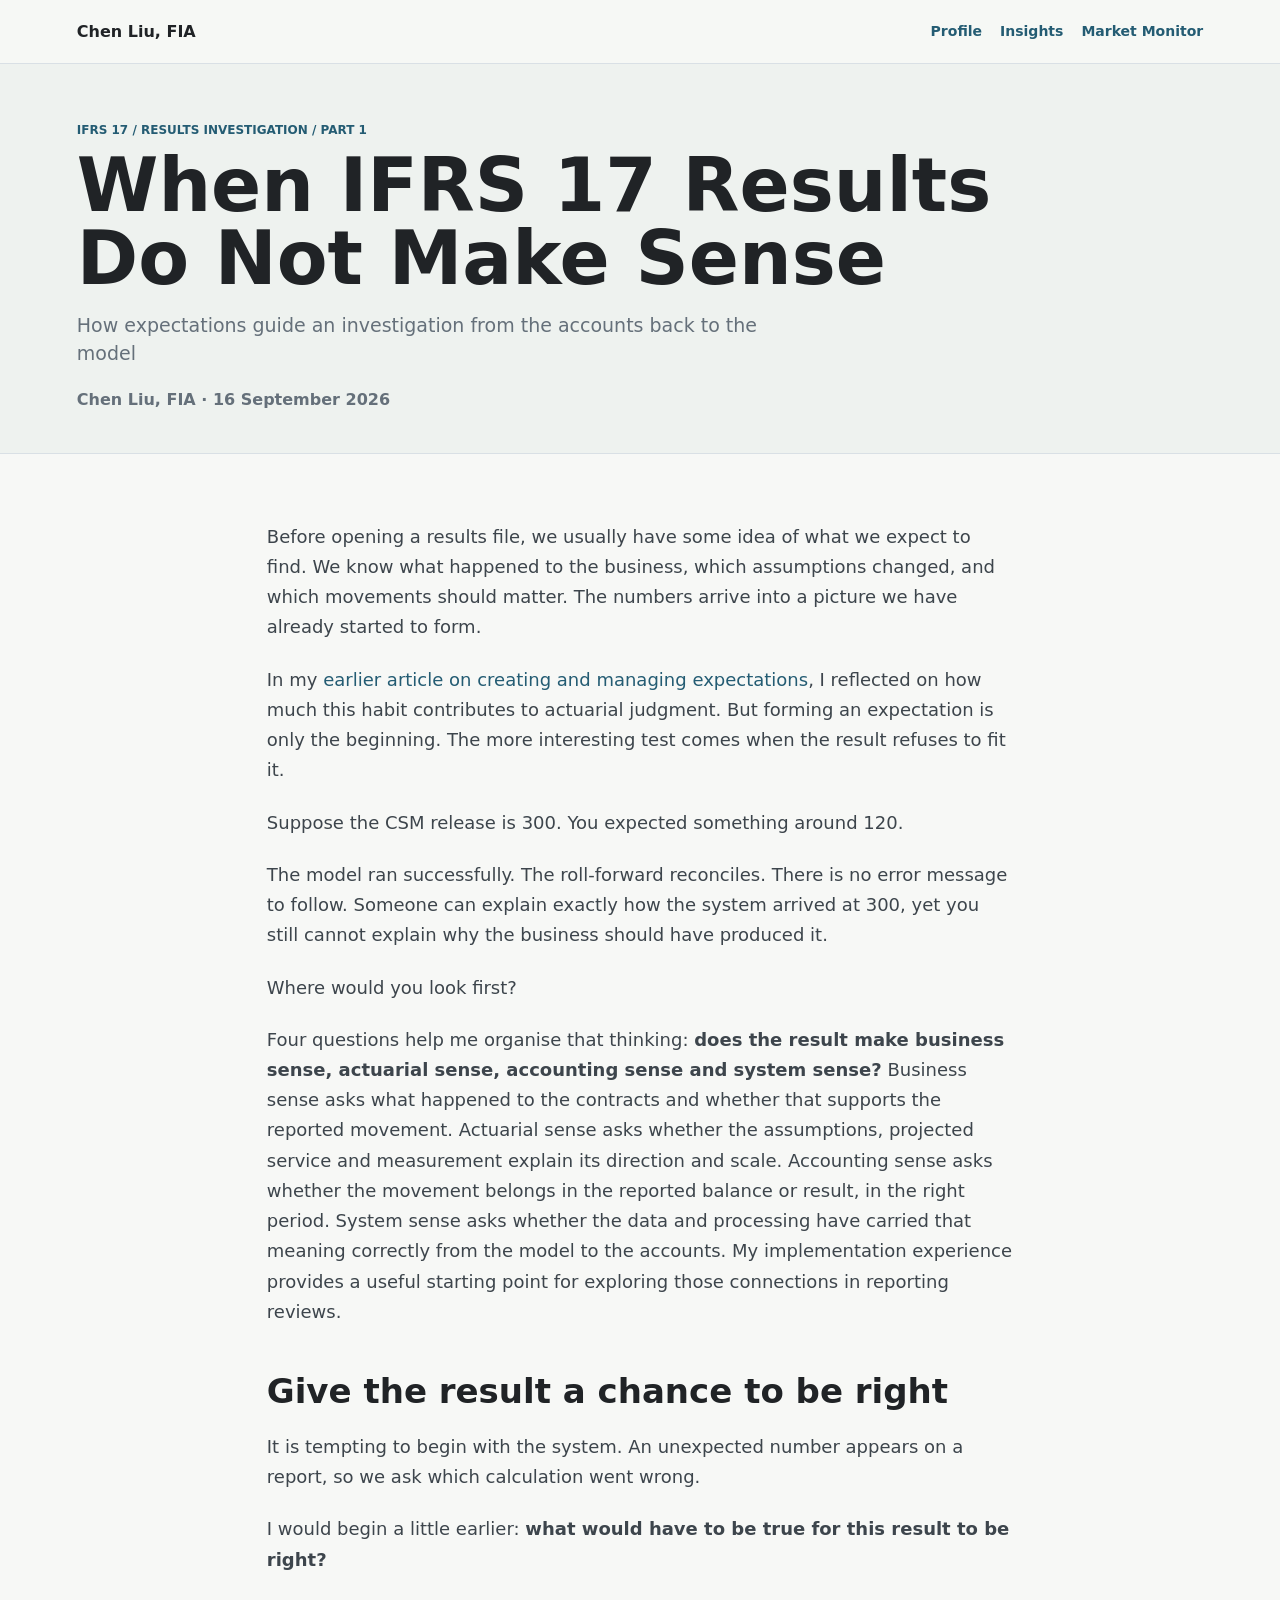
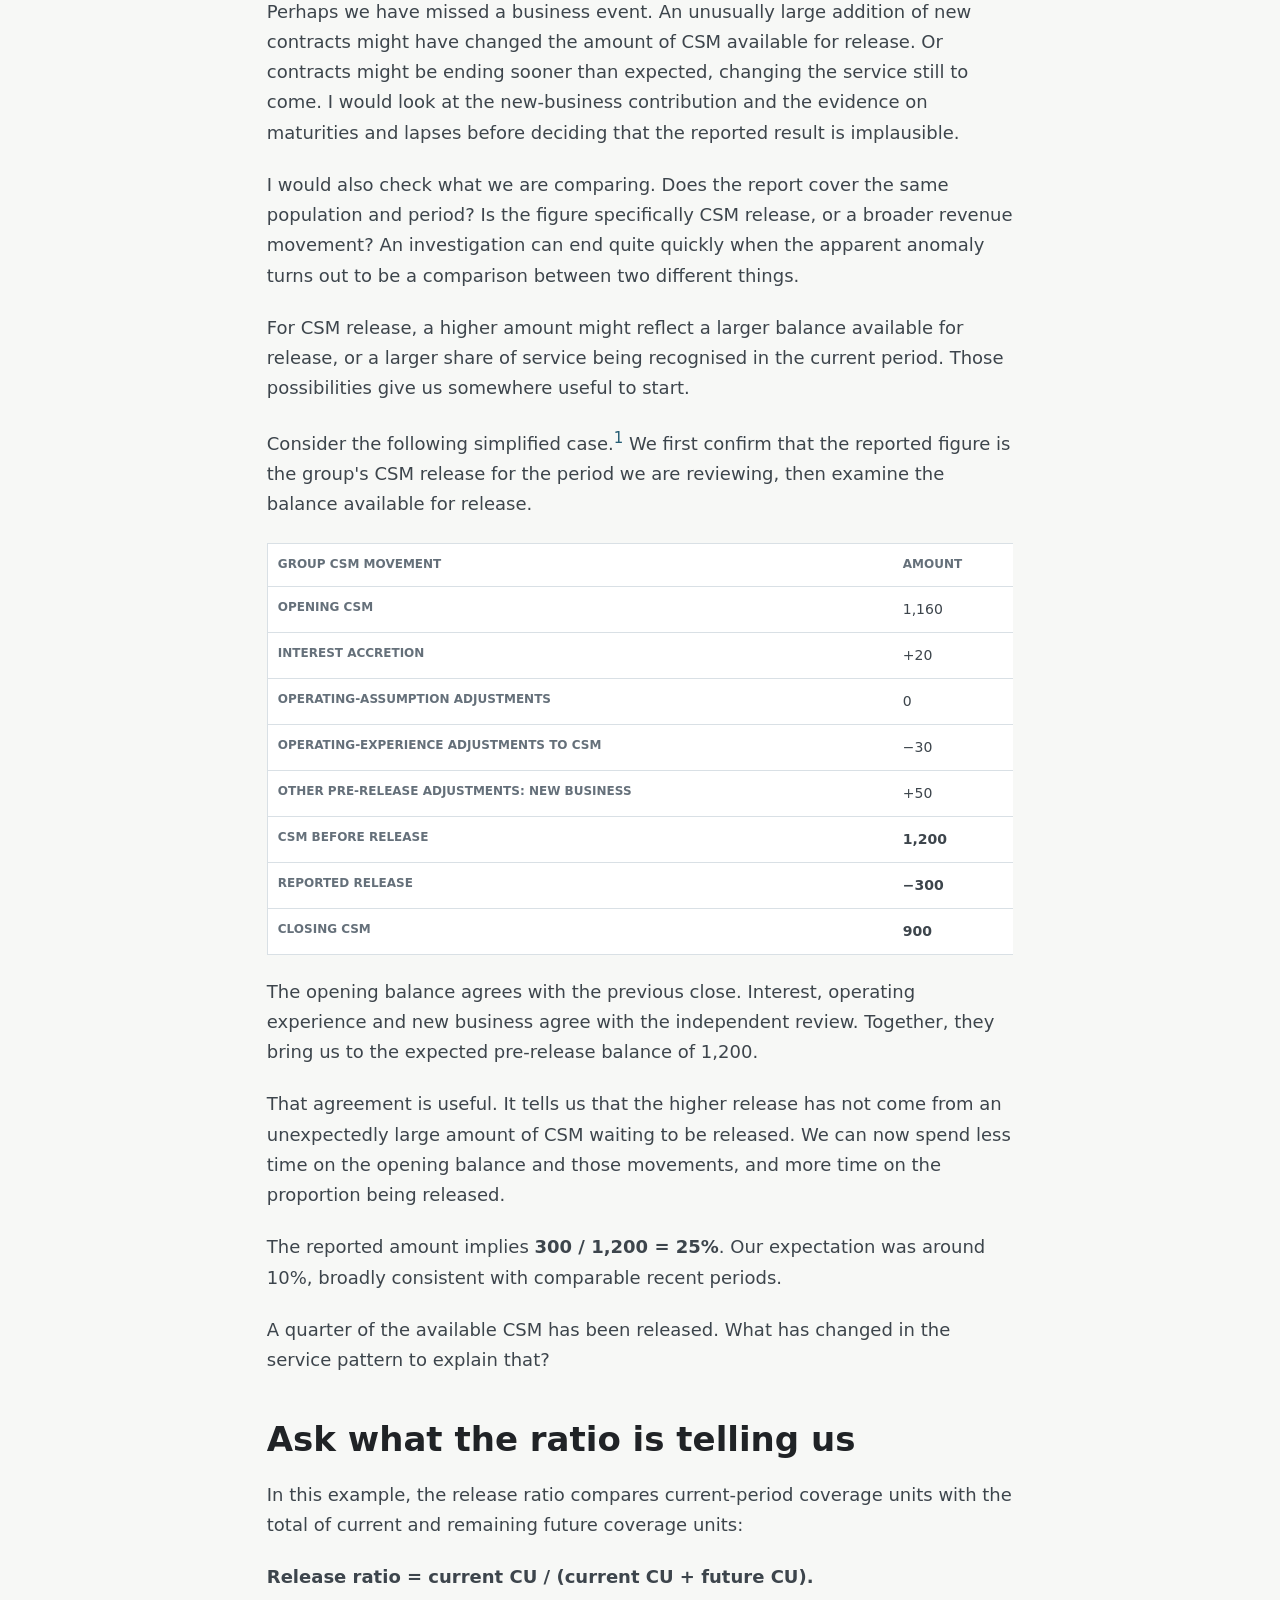
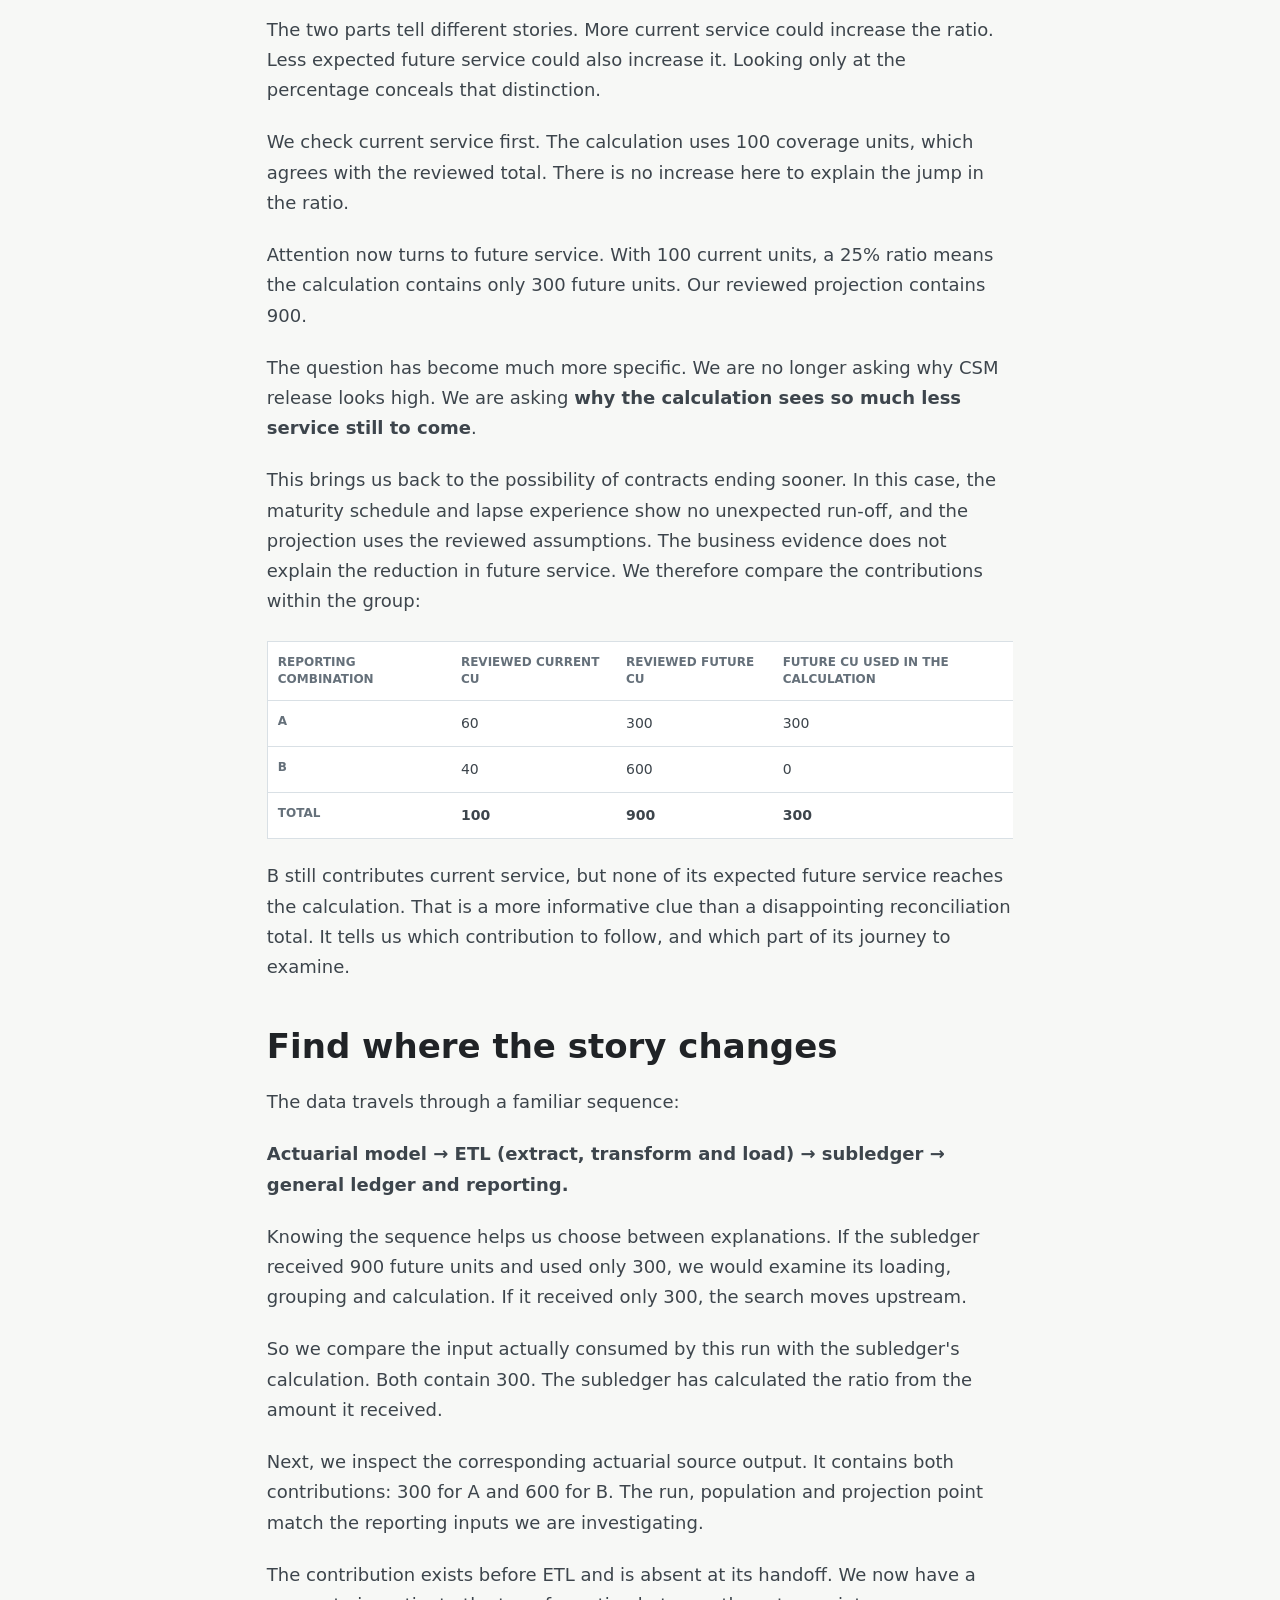
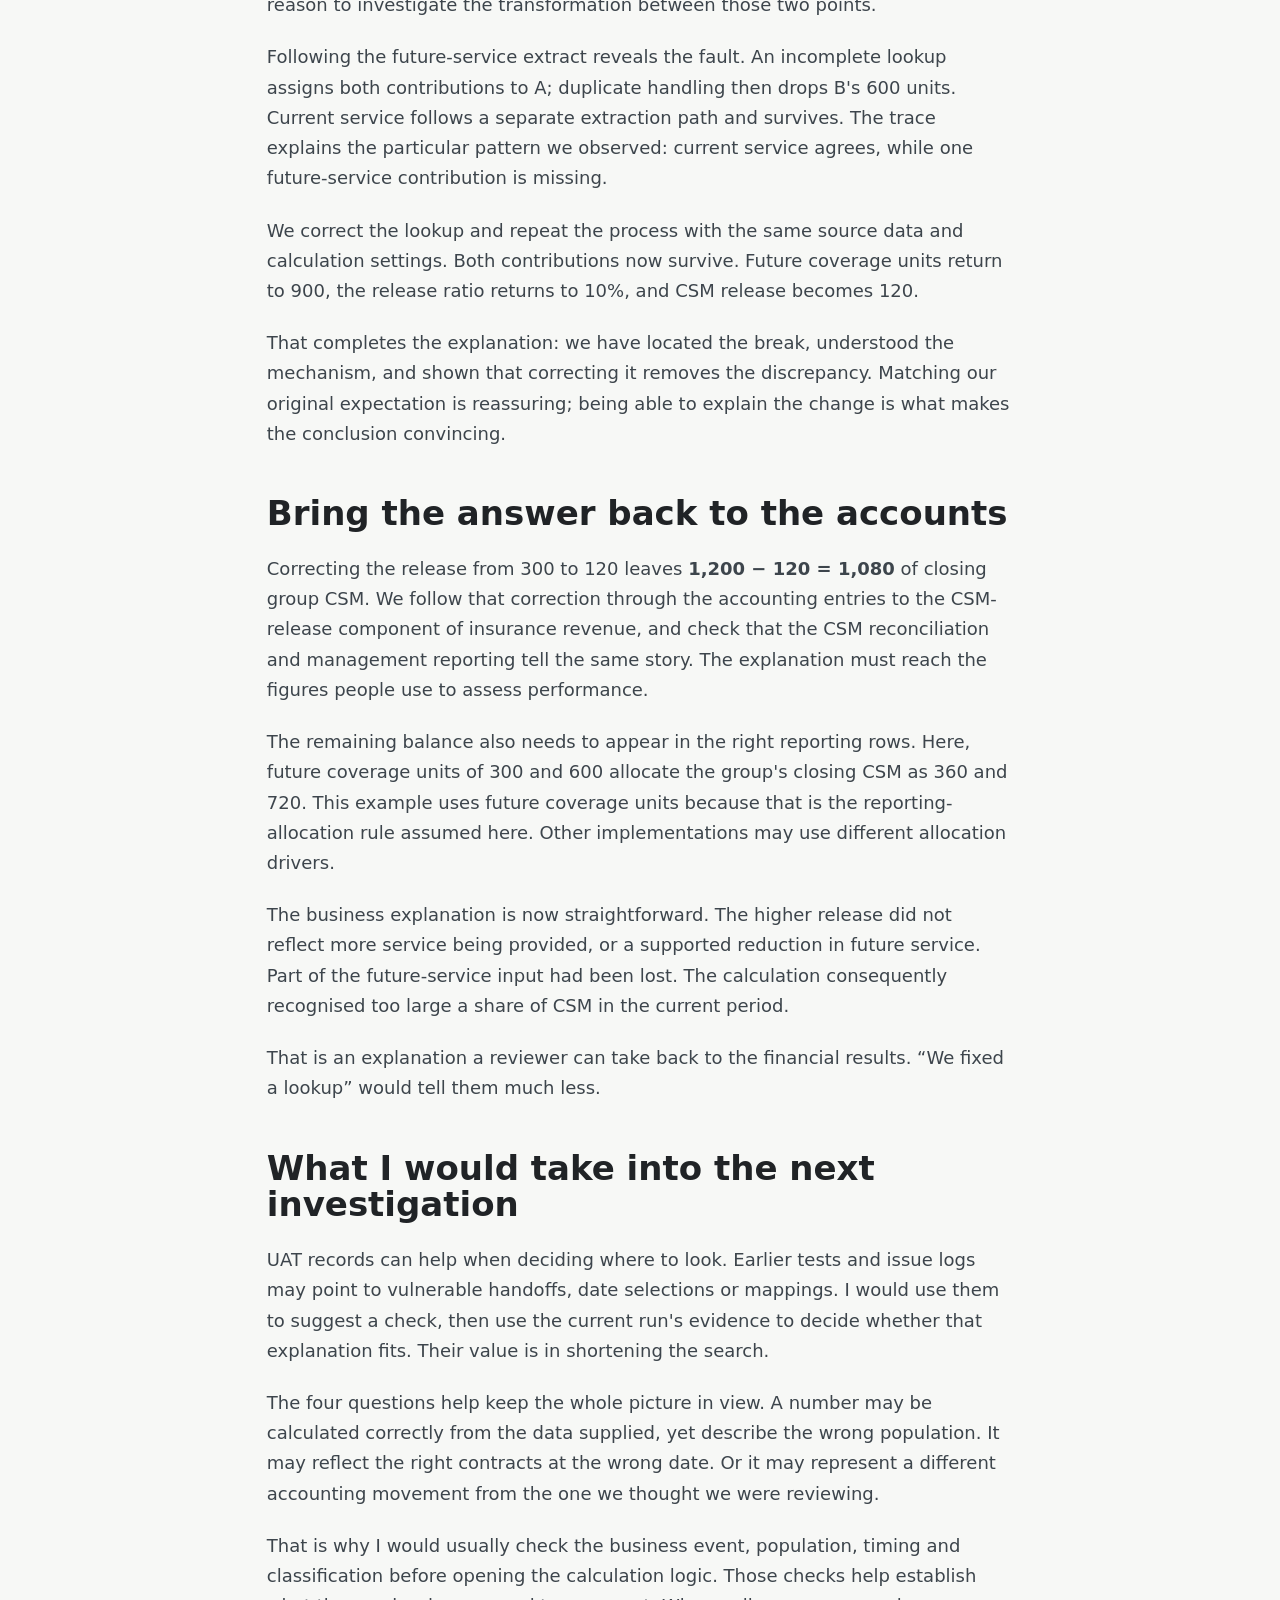
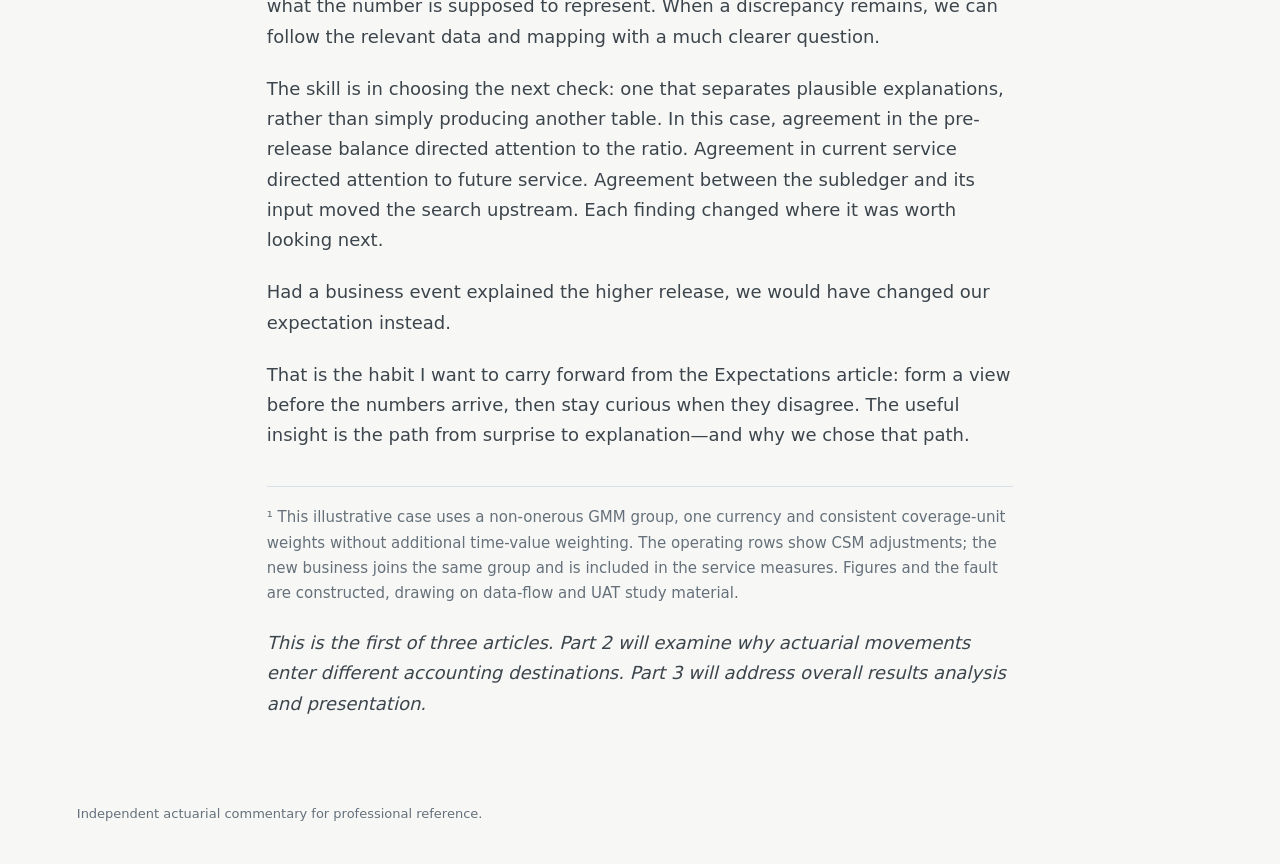
<file: articles/when-ifrs17-results-do-not-make-sense.html>
<!doctype html>
<html lang="en">
  <head>
    <meta charset="utf-8" />
    <meta name="viewport" content="width=device-width, initial-scale=1" />
    <title>When IFRS 17 Results Do Not Make Sense | Chen Liu, FIA</title>
    <meta name="description" content="How expectations guide an IFRS 17 investigation: business, actuarial, accounting and system sense, illustrated through an unexpected CSM release." />
    <link rel="canonical" href="https://chenliufia.com/articles/when-ifrs17-results-do-not-make-sense.html" />
    <meta property="og:type" content="article" />
    <meta property="og:title" content="When IFRS 17 Results Do Not Make Sense" />
    <meta property="og:description" content="How expectations guide an IFRS 17 investigation: business, actuarial, accounting and system sense, illustrated through an unexpected CSM release." />
    <meta property="og:url" content="https://chenliufia.com/articles/when-ifrs17-results-do-not-make-sense.html" />
    <meta property="og:site_name" content="Chen Liu, FIA" />
    <meta property="article:published_time" content="2026-09-16" />
    <link rel="stylesheet" href="../styles.css" />
  </head>
  <body class="article-page">
    <nav class="top-nav" aria-label="Site navigation">
      <a class="brand" href="../index.html">Chen Liu, FIA</a>
      <div>
        <a href="../resume.html">Profile</a>
        <a href="../insights.html">Insights</a>
        <a href="../market-monitor.html">Market Monitor</a>
      </div>
    </nav>

    <header class="article-hero">
      <p class="eyebrow">IFRS 17 / Results Investigation / Part 1</p>
      <h1>When IFRS 17 Results Do Not Make Sense</h1>
      <p class="lede">How expectations guide an investigation from the accounts back to the model</p>
      <p class="article-meta">Chen Liu, FIA · 16 September 2026</p>
    </header>

    <main class="article-main">
      <article class="article-body">
<p>Before opening a results file, we usually have some idea of what we expect to find. We know what happened to the business, which assumptions changed, and which movements should matter. The numbers arrive into a picture we have already started to form.</p>

<p>In my <a href="create-and-manage-expectations.html">earlier article on creating and managing expectations</a>, I reflected on how much this habit contributes to actuarial judgment. But forming an expectation is only the beginning. The more interesting test comes when the result refuses to fit it.</p>

<p>Suppose the CSM release is 300. You expected something around 120.</p>

<p>The model ran successfully. The roll-forward reconciles. There is no error message to follow. Someone can explain exactly how the system arrived at 300, yet you still cannot explain why the business should have produced it.</p>

<p>Where would you look first?</p>

<p>Four questions help me organise that thinking: <strong>does the result make business sense, actuarial sense, accounting sense and system sense?</strong> Business sense asks what happened to the contracts and whether that supports the reported movement. Actuarial sense asks whether the assumptions, projected service and measurement explain its direction and scale. Accounting sense asks whether the movement belongs in the reported balance or result, in the right period. System sense asks whether the data and processing have carried that meaning correctly from the model to the accounts. My implementation experience provides a useful starting point for exploring those connections in reporting reviews.</p>

<h2>Give the result a chance to be right</h2>

<p>It is tempting to begin with the system. An unexpected number appears on a report, so we ask which calculation went wrong.</p>

<p>I would begin a little earlier: <strong>what would have to be true for this result to be right?</strong></p>

<p>Perhaps we have missed a business event. An unusually large addition of new contracts might have changed the amount of CSM available for release. Or contracts might be ending sooner than expected, changing the service still to come. I would look at the new-business contribution and the evidence on maturities and lapses before deciding that the reported result is implausible.</p>

<p>I would also check what we are comparing. Does the report cover the same population and period? Is the figure specifically CSM release, or a broader revenue movement? An investigation can end quite quickly when the apparent anomaly turns out to be a comparison between two different things.</p>

<p>For CSM release, a higher amount might reflect a larger balance available for release, or a larger share of service being recognised in the current period. Those possibilities give us somewhere useful to start.</p>

<p>Consider the following simplified case.<sup><a href="#example-note" aria-label="Example assumptions">1</a></sup> We first confirm that the reported figure is the group&#x27;s CSM release for the period we are reviewing, then examine the balance available for release.</p>

<div class="article-table-wrap" role="region" aria-label="Group CSM movements" tabindex="0"><table class="article-table"><thead><tr><th scope="col">Group CSM movement</th><th scope="col">Amount</th></tr></thead><tbody><tr><th scope="row">Opening CSM</th><td>1,160</td></tr><tr><th scope="row">Interest accretion</th><td>+20</td></tr><tr><th scope="row">Operating-assumption adjustments</th><td>0</td></tr><tr><th scope="row">Operating-experience adjustments to CSM</th><td>−30</td></tr><tr><th scope="row">Other pre-release adjustments: new business</th><td>+50</td></tr><tr><th scope="row"><strong>CSM before release</strong></th><td><strong>1,200</strong></td></tr><tr><th scope="row"><strong>Reported release</strong></th><td><strong>−300</strong></td></tr><tr><th scope="row"><strong>Closing CSM</strong></th><td><strong>900</strong></td></tr></tbody></table></div>

<p>The opening balance agrees with the previous close. Interest, operating experience and new business agree with the independent review. Together, they bring us to the expected pre-release balance of 1,200.</p>

<p>That agreement is useful. It tells us that the higher release has not come from an unexpectedly large amount of CSM waiting to be released. We can now spend less time on the opening balance and those movements, and more time on the proportion being released.</p>

<p>The reported amount implies <strong>300 / 1,200 = 25%</strong>. Our expectation was around 10%, broadly consistent with comparable recent periods.</p>

<p>A quarter of the available CSM has been released. What has changed in the service pattern to explain that?</p>

<h2>Ask what the ratio is telling us</h2>

<p>In this example, the release ratio compares current-period coverage units with the total of current and remaining future coverage units:</p>

<p><strong>Release ratio = current CU / (current CU + future CU).</strong></p>

<p>The two parts tell different stories. More current service could increase the ratio. Less expected future service could also increase it. Looking only at the percentage conceals that distinction.</p>

<p>We check current service first. The calculation uses 100 coverage units, which agrees with the reviewed total. There is no increase here to explain the jump in the ratio.</p>

<p>Attention now turns to future service. With 100 current units, a 25% ratio means the calculation contains only 300 future units. Our reviewed projection contains 900.</p>

<p>The question has become much more specific. We are no longer asking why CSM release looks high. We are asking <strong>why the calculation sees so much less service still to come</strong>.</p>

<p>This brings us back to the possibility of contracts ending sooner. In this case, the maturity schedule and lapse experience show no unexpected run-off, and the projection uses the reviewed assumptions. The business evidence does not explain the reduction in future service. We therefore compare the contributions within the group:</p>

<div class="article-table-wrap" role="region" aria-label="Coverage units by reporting combination" tabindex="0"><table class="article-table"><thead><tr><th scope="col">Reporting combination</th><th scope="col">Reviewed current CU</th><th scope="col">Reviewed future CU</th><th scope="col">Future CU used in the calculation</th></tr></thead><tbody><tr><th scope="row">A</th><td>60</td><td>300</td><td>300</td></tr><tr><th scope="row">B</th><td>40</td><td>600</td><td>0</td></tr><tr><th scope="row"><strong>Total</strong></th><td><strong>100</strong></td><td><strong>900</strong></td><td><strong>300</strong></td></tr></tbody></table></div>

<p>B still contributes current service, but none of its expected future service reaches the calculation. That is a more informative clue than a disappointing reconciliation total. It tells us which contribution to follow, and which part of its journey to examine.</p>

<h2>Find where the story changes</h2>

<p>The data travels through a familiar sequence:</p>

<p><strong>Actuarial model → ETL (extract, transform and load) → subledger → general ledger and reporting.</strong></p>

<p>Knowing the sequence helps us choose between explanations. If the subledger received 900 future units and used only 300, we would examine its loading, grouping and calculation. If it received only 300, the search moves upstream.</p>

<p>So we compare the input actually consumed by this run with the subledger&#x27;s calculation. Both contain 300. The subledger has calculated the ratio from the amount it received.</p>

<p>Next, we inspect the corresponding actuarial source output. It contains both contributions: 300 for A and 600 for B. The run, population and projection point match the reporting inputs we are investigating.</p>

<p>The contribution exists before ETL and is absent at its handoff. We now have a reason to investigate the transformation between those two points.</p>

<p>Following the future-service extract reveals the fault. An incomplete lookup assigns both contributions to A; duplicate handling then drops B&#x27;s 600 units. Current service follows a separate extraction path and survives. The trace explains the particular pattern we observed: current service agrees, while one future-service contribution is missing.</p>

<p>We correct the lookup and repeat the process with the same source data and calculation settings. Both contributions now survive. Future coverage units return to 900, the release ratio returns to 10%, and CSM release becomes 120.</p>

<p>That completes the explanation: we have located the break, understood the mechanism, and shown that correcting it removes the discrepancy. Matching our original expectation is reassuring; being able to explain the change is what makes the conclusion convincing.</p>

<h2>Bring the answer back to the accounts</h2>

<p>Correcting the release from 300 to 120 leaves <strong>1,200 − 120 = 1,080</strong> of closing group CSM. We follow that correction through the accounting entries to the CSM-release component of insurance revenue, and check that the CSM reconciliation and management reporting tell the same story. The explanation must reach the figures people use to assess performance.</p>

<p>The remaining balance also needs to appear in the right reporting rows. Here, future coverage units of 300 and 600 allocate the group&#x27;s closing CSM as 360 and 720. This example uses future coverage units because that is the reporting-allocation rule assumed here. Other implementations may use different allocation drivers.</p>

<p>The business explanation is now straightforward. The higher release did not reflect more service being provided, or a supported reduction in future service. Part of the future-service input had been lost. The calculation consequently recognised too large a share of CSM in the current period.</p>

<p>That is an explanation a reviewer can take back to the financial results. “We fixed a lookup” would tell them much less.</p>

<h2>What I would take into the next investigation</h2>

<p>UAT records can help when deciding where to look. Earlier tests and issue logs may point to vulnerable handoffs, date selections or mappings. I would use them to suggest a check, then use the current run&#x27;s evidence to decide whether that explanation fits. Their value is in shortening the search.</p>

<p>The four questions help keep the whole picture in view. A number may be calculated correctly from the data supplied, yet describe the wrong population. It may reflect the right contracts at the wrong date. Or it may represent a different accounting movement from the one we thought we were reviewing.</p>

<p>That is why I would usually check the business event, population, timing and classification before opening the calculation logic. Those checks help establish what the number is supposed to represent. When a discrepancy remains, we can follow the relevant data and mapping with a much clearer question.</p>

<p>The skill is in choosing the next check: one that separates plausible explanations, rather than simply producing another table. In this case, agreement in the pre-release balance directed attention to the ratio. Agreement in current service directed attention to future service. Agreement between the subledger and its input moved the search upstream. Each finding changed where it was worth looking next.</p>

<p>Had a business event explained the higher release, we would have changed our expectation instead.</p>

<p>That is the habit I want to carry forward from the Expectations article: form a view before the numbers arrive, then stay curious when they disagree. The useful insight is the path from surprise to explanation—and why we chose that path.</p>

<p class="article-note" id="example-note">¹ This illustrative case uses a non-onerous GMM group, one currency and consistent coverage-unit weights without additional time-value weighting. The operating rows show CSM adjustments; the new business joins the same group and is included in the service measures. Figures and the fault are constructed, drawing on data-flow and UAT study material.</p>

<p><em>This is the first of three articles. Part 2 will examine why actuarial movements enter different accounting destinations. Part 3 will address overall results analysis and presentation.</em></p>
</article>
    </main>

    <footer>
      <p>Independent actuarial commentary for professional reference.</p>
    </footer>
  </body>
</html>
</file>
<file: styles.css>
:root {
  color-scheme: light;
  --ink: #202326;
  --muted: #65707a;
  --line: #d9e0e5;
  --paper: #f7f8f6;
  --panel: #ffffff;
  --blue: #245c73;
  --green: #47735d;
  --gold: #a67830;
  --red: #8d4a46;
  --teal: #337c86;
  --shadow: 0 18px 40px rgba(32, 35, 38, 0.08);
}

* {
  box-sizing: border-box;
}

body {
  margin: 0;
  background: var(--paper);
  color: var(--ink);
  font-family: Inter, ui-sans-serif, system-ui, -apple-system, BlinkMacSystemFont, "Segoe UI", sans-serif;
  line-height: 1.45;
}

a {
  color: var(--blue);
  text-decoration: none;
}

.top-nav {
  display: flex;
  justify-content: space-between;
  gap: 18px;
  align-items: center;
  min-height: 64px;
  padding: 0 clamp(20px, 6vw, 84px);
  border-bottom: 1px solid var(--line);
  background: rgba(247, 248, 246, 0.94);
}

.top-nav .brand {
  color: var(--ink);
  font-weight: 800;
}

.top-nav div {
  display: flex;
  gap: 18px;
  align-items: center;
  font-size: 14px;
  font-weight: 700;
}

.site-header {
  display: grid;
  grid-template-columns: minmax(0, 1fr) auto;
  gap: 32px;
  align-items: end;
  padding: 64px clamp(20px, 6vw, 84px) 34px;
  background: #eef2ef;
  border-bottom: 1px solid var(--line);
}

.compact-header h1 {
  max-width: 900px;
  font-size: clamp(38px, 5.4vw, 68px);
}

.home-hero {
  padding: 70px clamp(20px, 6vw, 84px) 58px;
  background: #eef2ef;
  border-bottom: 1px solid var(--line);
}

.home-hero h1 {
  max-width: 1050px;
}

h1,
h2,
h3,
p {
  margin: 0;
}

h1 {
  max-width: 980px;
  font-size: clamp(38px, 6vw, 72px);
  line-height: 0.98;
  font-weight: 760;
}

h2 {
  font-size: clamp(24px, 3vw, 34px);
  line-height: 1.08;
  font-weight: 720;
}

h3 {
  font-size: 16px;
  line-height: 1.25;
}

.lede {
  margin-top: 18px;
  max-width: 690px;
  color: var(--muted);
  font-size: 19px;
}

.eyebrow {
  margin-bottom: 10px;
  color: var(--blue);
  font-size: 12px;
  font-weight: 800;
  letter-spacing: 0;
  text-transform: uppercase;
}

.source-panel {
  min-width: 250px;
  padding: 18px;
  border: 1px solid var(--line);
  border-radius: 8px;
  background: rgba(255, 255, 255, 0.78);
}

.source-panel span {
  display: block;
  margin-bottom: 8px;
  font-weight: 700;
}

.source-panel a {
  display: block;
  margin-top: 6px;
}

.source-panel a:first-of-type {
  margin-top: 0;
}

main {
  padding: 28px clamp(20px, 6vw, 84px) 54px;
}

.takeaway-band {
  display: grid;
  grid-template-columns: minmax(240px, 0.72fr) minmax(0, 1.28fr);
  gap: 30px;
  padding: 30px 0 38px;
}

.takeaway-grid {
  display: grid;
  grid-template-columns: repeat(3, minmax(0, 1fr));
  gap: 14px;
}

.takeaway-grid article,
.kpi,
.panel {
  border: 1px solid var(--line);
  border-radius: 8px;
  background: var(--panel);
  box-shadow: var(--shadow);
}

.takeaway-grid article {
  padding: 18px;
}

.takeaway-grid p,
.note,
footer {
  color: var(--muted);
}

.takeaway-grid p {
  margin-top: 9px;
  font-size: 14px;
}

.kpi-grid {
  display: grid;
  grid-template-columns: repeat(4, minmax(0, 1fr));
  gap: 14px;
  margin-bottom: 18px;
}

.kpi {
  min-height: 132px;
  padding: 18px;
}

.kpi .label {
  color: var(--muted);
  font-size: 13px;
}

.kpi .value {
  margin-top: 10px;
  font-size: clamp(28px, 4vw, 42px);
  font-weight: 780;
  line-height: 1;
}

.kpi .hint {
  margin-top: 10px;
  color: var(--muted);
  font-size: 13px;
}

.section-grid {
  display: grid;
  gap: 18px;
  margin-top: 18px;
}

.two-col {
  grid-template-columns: repeat(2, minmax(0, 1fr));
}

.three-col {
  grid-template-columns: repeat(3, minmax(0, 1fr));
}

.panel {
  padding: 22px;
}

.feature-card {
  min-height: 280px;
  display: flex;
  flex-direction: column;
  padding: 22px;
  border: 1px solid var(--line);
  border-radius: 8px;
  background: var(--panel);
  box-shadow: var(--shadow);
}

.feature-card p:not(.eyebrow) {
  margin-top: 16px;
  color: var(--muted);
}

.feature-card a {
  margin-top: auto;
  padding-top: 22px;
  font-weight: 800;
}

.muted-card {
  background: #f1f4f2;
  box-shadow: none;
}

.panel.full {
  margin-top: 18px;
}

.panel-head {
  display: flex;
  justify-content: space-between;
  gap: 18px;
  align-items: start;
  margin-bottom: 22px;
}

.panel-head > p {
  color: var(--muted);
  font-size: 13px;
  white-space: nowrap;
}

.stack-list,
.bar-list {
  display: grid;
  gap: 12px;
}

.stack-row {
  display: grid;
  gap: 7px;
}

.row-top {
  display: flex;
  justify-content: space-between;
  gap: 12px;
  font-size: 14px;
}

.row-top strong {
  font-weight: 720;
}

.track {
  height: 12px;
  overflow: hidden;
  border-radius: 999px;
  background: #e8ece9;
}

.fill {
  height: 100%;
  min-width: 2px;
  border-radius: inherit;
  background: var(--blue);
}

.bar-item {
  display: grid;
  grid-template-columns: minmax(150px, 220px) minmax(0, 1fr) 86px;
  gap: 14px;
  align-items: center;
}

.bar-label {
  min-width: 0;
  font-size: 14px;
  font-weight: 650;
}

.bar-meta {
  color: var(--muted);
  font-size: 12px;
}

.bar-value {
  text-align: right;
  font-size: 14px;
  font-weight: 720;
}

.wide .bar-item {
  grid-template-columns: minmax(190px, 270px) minmax(0, 1fr) 92px;
}

.note {
  margin-top: 20px;
  padding-top: 16px;
  border-top: 1px solid var(--line);
  font-size: 14px;
}

.mini-grid {
  display: grid;
  grid-template-columns: repeat(4, minmax(0, 1fr));
  gap: 12px;
}

.mini-card {
  padding: 16px;
  border-radius: 8px;
  background: #f1f4f2;
}

.mini-card .label {
  color: var(--muted);
  font-size: 13px;
}

.mini-card .value {
  margin-top: 8px;
  font-size: 24px;
  font-weight: 780;
}

.table-wrap {
  overflow-x: auto;
}

table {
  width: 100%;
  border-collapse: collapse;
  min-width: 820px;
  font-size: 14px;
}

th,
td {
  padding: 12px 10px;
  border-bottom: 1px solid var(--line);
  text-align: right;
}

th:first-child,
td:first-child,
th:nth-child(2),
td:nth-child(2) {
  text-align: left;
}

th {
  color: var(--muted);
  font-size: 12px;
  font-weight: 800;
  text-transform: uppercase;
}

footer {
  padding: 0 clamp(20px, 6vw, 84px) 40px;
  font-size: 13px;
}

.resume-page {
  background: #f7f8f6;
}

.resume-hero {
  display: grid;
  grid-template-columns: minmax(0, 1.02fr) minmax(300px, 0.68fr);
  gap: clamp(28px, 5vw, 72px);
  align-items: center;
  padding: 58px clamp(20px, 6vw, 84px);
  background: #eef2ef;
  border-bottom: 1px solid var(--line);
}

.resume-hero h1 {
  max-width: 930px;
  font-size: clamp(42px, 6.4vw, 78px);
}

.resume-actions {
  display: flex;
  flex-wrap: wrap;
  gap: 12px;
  margin-top: 28px;
}

.resume-actions a {
  display: inline-flex;
  align-items: center;
  min-height: 42px;
  padding: 0 16px;
  border: 1px solid var(--line);
  border-radius: 8px;
  background: #fff;
  color: var(--blue);
  font-weight: 720;
}

.profile-photo-wrap {
  margin: 0;
  align-self: stretch;
  min-height: 420px;
  overflow: hidden;
  border-radius: 8px;
  border: 1px solid var(--line);
  background: #dfe4e2;
  box-shadow: var(--shadow);
}

.profile-photo-wrap img {
  width: 100%;
  height: 100%;
  object-fit: cover;
  object-position: 50% 28%;
  display: block;
}

.resume-main {
  padding-top: 34px;
}

.resume-intro {
  display: grid;
  grid-template-columns: minmax(260px, 0.8fr) minmax(0, 1.2fr);
  gap: 34px;
  align-items: start;
  margin-bottom: 22px;
}

.resume-intro > p {
  color: var(--muted);
  font-size: 18px;
}

.resume-kpis {
  margin-bottom: 18px;
}

.capability-list,
.principle-list {
  display: grid;
  gap: 20px;
  margin-top: 22px;
}

.capability-list p,
.principle-list p {
  margin-top: 8px;
  color: var(--muted);
}

.timeline {
  display: grid;
  gap: 0;
  margin-top: 6px;
}

.timeline article {
  display: grid;
  grid-template-columns: 150px minmax(0, 1fr);
  gap: 24px;
  padding: 20px 0;
  border-top: 1px solid var(--line);
}

.timeline article:first-child {
  border-top: 0;
  padding-top: 0;
}

.timeline time {
  color: var(--blue);
  font-size: 13px;
  font-weight: 800;
}

.timeline p {
  margin-top: 8px;
  color: var(--muted);
}

.clean-list {
  display: grid;
  gap: 12px;
  margin: 20px 0 0;
  padding: 0;
  list-style: none;
  color: var(--muted);
}

.clean-list li {
  padding-left: 18px;
  position: relative;
}

.clean-list li::before {
  content: "";
  position: absolute;
  left: 0;
  top: 0.72em;
  width: 6px;
  height: 6px;
  border-radius: 50%;
  background: var(--gold);
}

.article-hero {
  padding: 58px clamp(20px, 6vw, 84px) 42px;
  background: #eef2ef;
  border-bottom: 1px solid var(--line);
}

.article-hero h1 {
  max-width: 980px;
  font-size: clamp(38px, 5.8vw, 74px);
}

.article-meta {
  margin-top: 20px;
  color: var(--muted);
  font-weight: 700;
}

.article-main {
  max-width: 900px;
  margin: 0 auto;
}

.article-body {
  padding: 18px 0 32px;
}

.article-body p,
.article-body li {
  color: #3d454c;
  font-size: 18px;
  line-height: 1.68;
}

.article-body p,
.article-body ul,
.article-body blockquote {
  margin: 22px 0 0;
}

.article-body h2 {
  margin-top: 46px;
}

.article-body blockquote {
  padding: 18px 22px;
  border-left: 4px solid var(--gold);
  background: #f1f4f2;
  color: var(--ink);
  font-size: 20px;
  font-weight: 760;
}

.article-note {
  margin-top: 36px !important;
  padding-top: 18px;
  border-top: 1px solid var(--line);
  color: var(--muted) !important;
  font-size: 15px !important;
}

@media (max-width: 980px) {
  .site-header,
  .takeaway-band,
  .two-col,
  .three-col,
  .resume-hero,
  .resume-intro {
    grid-template-columns: 1fr;
  }

  .takeaway-grid,
  .kpi-grid,
  .mini-grid {
    grid-template-columns: repeat(2, minmax(0, 1fr));
  }

  .profile-photo-wrap {
    min-height: 360px;
  }
}

@media (max-width: 640px) {
  .top-nav {
    display: grid;
    gap: 8px;
    padding-top: 12px;
    padding-bottom: 12px;
  }

  .top-nav div {
    flex-wrap: wrap;
    gap: 12px;
  }

  .site-header {
    padding-top: 42px;
  }

  .takeaway-grid,
  .kpi-grid,
  .mini-grid {
    grid-template-columns: 1fr;
  }

  .bar-item,
  .wide .bar-item {
    grid-template-columns: 1fr;
    gap: 7px;
  }

  .bar-value {
    text-align: left;
  }

  .resume-hero h1 {
    font-size: 38px;
  }

  .timeline article {
    grid-template-columns: 1fr;
    gap: 8px;
  }

  .profile-photo-wrap {
    min-height: 300px;
  }
}


.article-figure {
  margin: 28px 0 8px;
}

.article-figure img {
  display: block;
  width: 100%;
  height: auto;
  border: 1px solid var(--line);
  border-radius: 8px;
  background: #fff;
}

.article-figure figcaption {
  margin-top: 8px;
  color: var(--muted);
  font-size: 14px;
  font-weight: 650;
}

.wide-figure {
  width: min(1100px, calc(100vw - 44px));
  margin-left: 50%;
  transform: translateX(-50%);
}

.workflow-flow {
  display: flex;
  flex-wrap: wrap;
  gap: 10px;
  margin-top: 24px;
  padding: 18px;
  border: 1px solid var(--line);
  border-radius: 8px;
  background: #f1f4f2;
}

.workflow-flow span {
  position: relative;
  display: inline-flex;
  align-items: center;
  min-height: 38px;
  padding: 8px 12px;
  border: 1px solid var(--line);
  border-radius: 8px;
  background: #fff;
  color: var(--ink);
  font-size: 14px;
  font-weight: 720;
}

.article-table-wrap {
  overflow-x: auto;
  margin-top: 24px;
}

.article-table {
  min-width: 760px;
  background: var(--panel);
  border: 1px solid var(--line);
}

.article-table th,
.article-table td {
  text-align: left;
  vertical-align: top;
}

.article-table td {
  color: #3d454c;
  line-height: 1.5;
}
</file>
